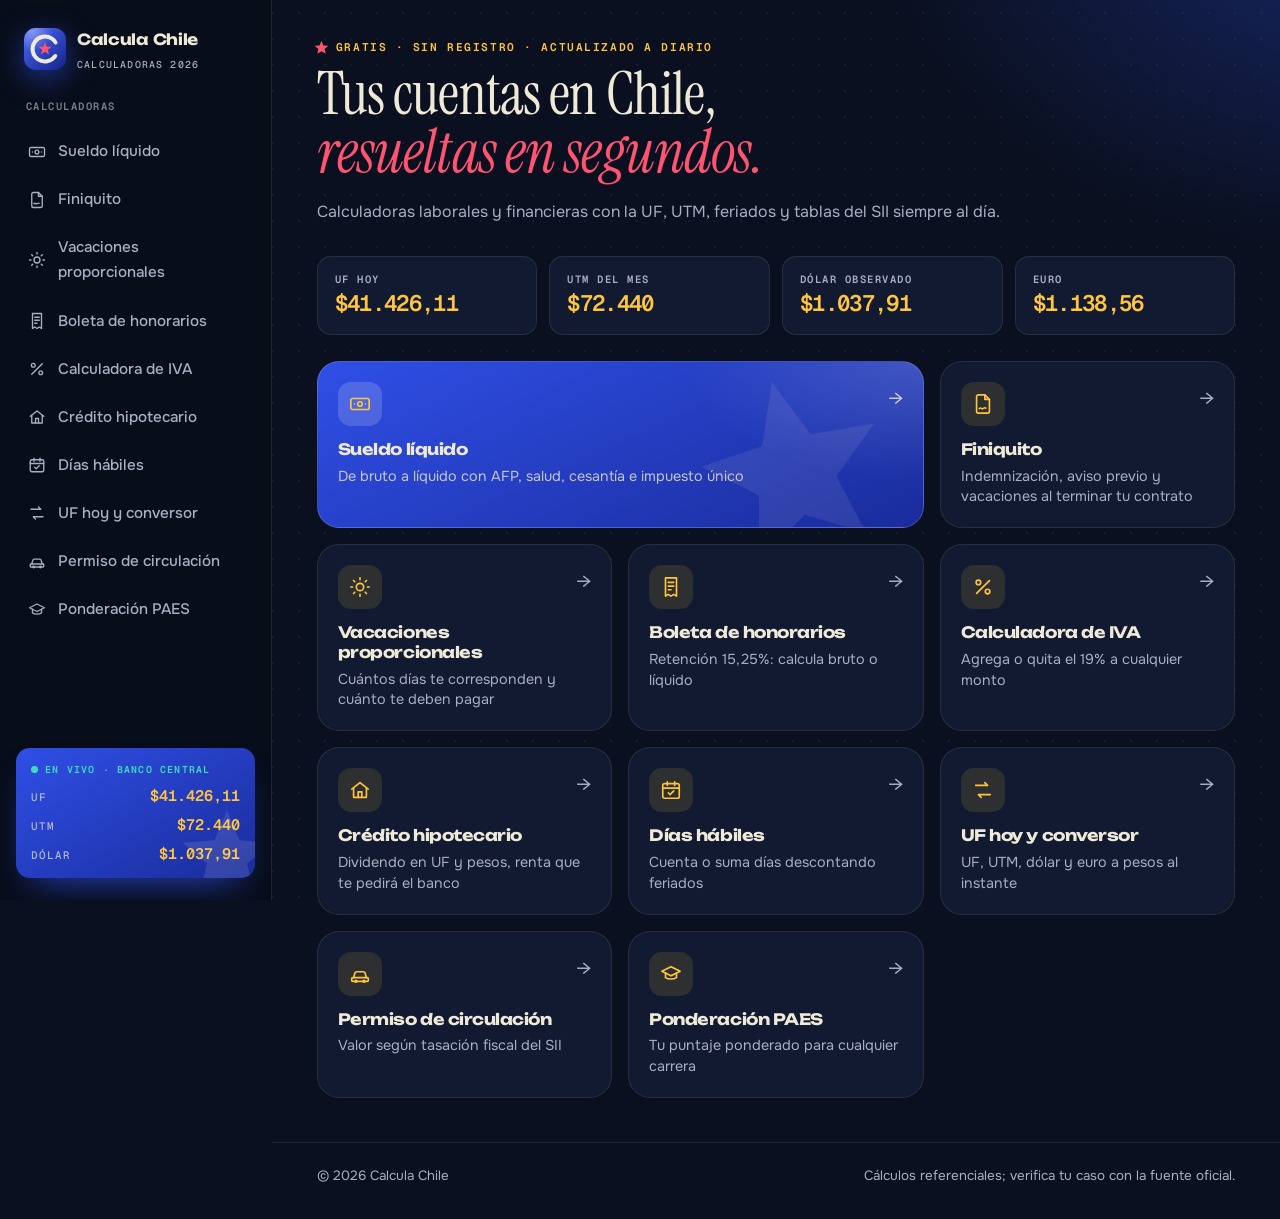
<file: index.html>
<!doctype html>
<html lang="es-CL">
<head>
<meta charset="utf-8">
<meta name="viewport" content="width=device-width,initial-scale=1">
<meta name="color-scheme" content="dark">
<meta name="theme-color" content="#0A1020">
<link rel="icon" href="/assets/logo.svg" type="image/svg+xml">
<title>Calcula Chile: calculadoras laborales y financieras 2026</title>
<meta name="description" content="Calculadoras gratis y actualizadas para Chile: sueldo líquido, boleta de honorarios, crédito hipotecario, días hábiles, permiso de circulación, PAES y valor UF hoy.">
<link rel="canonical" href="https://TUDOMINIO.cl/">
<link rel="preconnect" href="https://fonts.googleapis.com"><link rel="preconnect" href="https://fonts.gstatic.com" crossorigin>
<link href="https://fonts.googleapis.com/css2?family=Instrument+Serif:ital@0;1&family=Onest:wght@400;500;600;700&family=Geist+Mono:wght@400;500;600&family=Unbounded:wght@500;700&display=swap" rel="stylesheet">
<link rel="stylesheet" href="/assets/style.css?v=7056db5f">
<!-- ADSENSE -->
</head>
<body>
<!--side-->
<aside class="side">
  <a class="brand" href="/"><span class="brand-mark"><svg class="logo" viewBox="0 0 64 64" aria-hidden="true"><defs><linearGradient id="lg" x1="8" y1="4" x2="58" y2="62" gradientUnits="userSpaceOnUse"><stop stop-color="#4764F5"/><stop offset="1" stop-color="#17278F"/></linearGradient><radialGradient id="lh" cx="20%" cy="8%" r="80%"><stop stop-color="#fff" stop-opacity=".34"/><stop offset=".6" stop-color="#fff" stop-opacity="0"/></radialGradient></defs><rect width="64" height="64" rx="18" fill="url(#lg)"/><rect width="64" height="64" rx="18" fill="url(#lh)"/><circle cx="32" cy="32" r="19" fill="none" stroke="#EFE9D8" stroke-width="6" stroke-linecap="round" stroke-dasharray="97 22.4" transform="rotate(34 32 32)"/><polygon fill="#FF5470" points="32,21.5 34.6,28.4 42,28.7 36.2,33.3 38.2,40.5 32,36.3 25.8,40.5 27.8,33.3 22,28.7 29.4,28.4"/></svg></span><span><b>Calcula Chile</b><small>CALCULADORAS 2026</small></span></a>
  <div class="side-label">Calculadoras</div>
  <nav><a href="/sueldo-liquido/"><svg viewBox="0 0 24 24" fill="none" stroke-width="1.8" stroke-linecap="round" stroke-linejoin="round"><rect x="2" y="6" width="20" height="12" rx="2"/><circle cx="12" cy="12" r="2.5"/><path d="M6 12h.01M18 12h.01"/></svg>Sueldo líquido</a><a href="/finiquito/"><svg viewBox="0 0 24 24" fill="none" stroke-width="1.8" stroke-linecap="round" stroke-linejoin="round"><path d="M14 2H7a2 2 0 0 0-2 2v16a2 2 0 0 0 2 2h10a2 2 0 0 0 2-2V7z"/><path d="M14 2v5h5"/><path d="M8 17c1.5-2 2.5 1 4 0s2-1.5 3-.5"/></svg>Finiquito</a><a href="/vacaciones-proporcionales/"><svg viewBox="0 0 24 24" fill="none" stroke-width="1.8" stroke-linecap="round" stroke-linejoin="round"><circle cx="12" cy="12" r="4"/><path d="M12 2v2M12 20v2M4.9 4.9l1.4 1.4M17.7 17.7l1.4 1.4M2 12h2M20 12h2M4.9 19.1l1.4-1.4M17.7 6.3l1.4-1.4"/></svg>Vacaciones proporcionales</a><a href="/honorarios/"><svg viewBox="0 0 24 24" fill="none" stroke-width="1.8" stroke-linecap="round" stroke-linejoin="round"><path d="M6 2h12v20l-3-2-3 2-3-2-3 2z"/><path d="M9 7h6M9 11h6M9 15h3"/></svg>Boleta de honorarios</a><a href="/iva/"><svg viewBox="0 0 24 24" fill="none" stroke-width="1.8" stroke-linecap="round" stroke-linejoin="round"><path d="M19 5L5 19"/><circle cx="7" cy="7" r="2.5"/><circle cx="17" cy="17" r="2.5"/></svg>Calculadora de IVA</a><a href="/credito-hipotecario/"><svg viewBox="0 0 24 24" fill="none" stroke-width="1.8" stroke-linecap="round" stroke-linejoin="round"><path d="M3 11l9-7 9 7"/><path d="M5 10v10h14V10"/><path d="M10 20v-6h4v6"/></svg>Crédito hipotecario</a><a href="/dias-habiles/"><svg viewBox="0 0 24 24" fill="none" stroke-width="1.8" stroke-linecap="round" stroke-linejoin="round"><rect x="3" y="5" width="18" height="16" rx="2"/><path d="M3 10h18M8 3v4M16 3v4"/><path d="M9 15l2 2 4-4"/></svg>Días hábiles</a><a href="/uf/"><svg viewBox="0 0 24 24" fill="none" stroke-width="1.8" stroke-linecap="round" stroke-linejoin="round"><path d="M4 7h13l-3-3M20 17H7l3 3"/></svg>UF hoy y conversor</a><a href="/permiso-circulacion/"><svg viewBox="0 0 24 24" fill="none" stroke-width="1.8" stroke-linecap="round" stroke-linejoin="round"><path d="M5 16l1.5-5A2 2 0 0 1 8.4 9.5h7.2a2 2 0 0 1 1.9 1.5L19 16"/><rect x="3" y="16" width="18" height="4" rx="1"/><circle cx="7.5" cy="20" r="1"/><circle cx="16.5" cy="20" r="1"/></svg>Permiso de circulación</a><a href="/ponderacion-paes/"><svg viewBox="0 0 24 24" fill="none" stroke-width="1.8" stroke-linecap="round" stroke-linejoin="round"><path d="M2 9l10-5 10 5-10 5z"/><path d="M6 11v5c3 2 9 2 12 0v-5"/></svg>Ponderación PAES</a></nav>
  <div class="ticker">
    <div class="t-live">EN VIVO · BANCO CENTRAL</div>
    <div class="t-row"><span>UF</span><b data-ind="uf">$41.426,11</b></div>
    <div class="t-row"><span>UTM</span><b data-ind="utm">$72.440</b></div>
    <div class="t-row"><span>DÓLAR</span><b data-ind="dolar">$1.037,91</b></div>
  </div>
</aside>
<!--/side-->
<div class="app">
<main>
<section class="hero">
  <div class="crumb">Gratis · sin registro · actualizado a diario</div>
  <h1>Tus cuentas en Chile, <em>resueltas en segundos.</em></h1>
  <p class="lead">Calculadoras laborales y financieras con la UF, UTM, feriados y tablas del SII siempre al día.</p>
</section>
<section class="stats">
  <div class="stat"><span>UF hoy</span><b data-ind="uf">$41.426,11</b></div>
  <div class="stat"><span>UTM del mes</span><b data-ind="utm">$72.440</b></div>
  <div class="stat"><span>Dólar observado</span><b data-ind="dolar">$1.037,91</b></div>
  <div class="stat"><span>Euro</span><b data-ind="euro">$1.138,56</b></div>
</section>
<div class="tools" id="tools"><a href="/sueldo-liquido/" class="feat"><span class="ic"><svg viewBox="0 0 24 24" fill="none" stroke-width="1.8" stroke-linecap="round" stroke-linejoin="round"><rect x="2" y="6" width="20" height="12" rx="2"/><circle cx="12" cy="12" r="2.5"/><path d="M6 12h.01M18 12h.01"/></svg></span><strong>Sueldo líquido</strong><small>De bruto a líquido con AFP, salud, cesantía e impuesto único</small></a><a href="/finiquito/"><span class="ic"><svg viewBox="0 0 24 24" fill="none" stroke-width="1.8" stroke-linecap="round" stroke-linejoin="round"><path d="M14 2H7a2 2 0 0 0-2 2v16a2 2 0 0 0 2 2h10a2 2 0 0 0 2-2V7z"/><path d="M14 2v5h5"/><path d="M8 17c1.5-2 2.5 1 4 0s2-1.5 3-.5"/></svg></span><strong>Finiquito</strong><small>Indemnización, aviso previo y vacaciones al terminar tu contrato</small></a><a href="/vacaciones-proporcionales/"><span class="ic"><svg viewBox="0 0 24 24" fill="none" stroke-width="1.8" stroke-linecap="round" stroke-linejoin="round"><circle cx="12" cy="12" r="4"/><path d="M12 2v2M12 20v2M4.9 4.9l1.4 1.4M17.7 17.7l1.4 1.4M2 12h2M20 12h2M4.9 19.1l1.4-1.4M17.7 6.3l1.4-1.4"/></svg></span><strong>Vacaciones proporcionales</strong><small>Cuántos días te corresponden y cuánto te deben pagar</small></a><a href="/honorarios/"><span class="ic"><svg viewBox="0 0 24 24" fill="none" stroke-width="1.8" stroke-linecap="round" stroke-linejoin="round"><path d="M6 2h12v20l-3-2-3 2-3-2-3 2z"/><path d="M9 7h6M9 11h6M9 15h3"/></svg></span><strong>Boleta de honorarios</strong><small>Retención 15,25%: calcula bruto o líquido</small></a><a href="/iva/"><span class="ic"><svg viewBox="0 0 24 24" fill="none" stroke-width="1.8" stroke-linecap="round" stroke-linejoin="round"><path d="M19 5L5 19"/><circle cx="7" cy="7" r="2.5"/><circle cx="17" cy="17" r="2.5"/></svg></span><strong>Calculadora de IVA</strong><small>Agrega o quita el 19% a cualquier monto</small></a><a href="/credito-hipotecario/"><span class="ic"><svg viewBox="0 0 24 24" fill="none" stroke-width="1.8" stroke-linecap="round" stroke-linejoin="round"><path d="M3 11l9-7 9 7"/><path d="M5 10v10h14V10"/><path d="M10 20v-6h4v6"/></svg></span><strong>Crédito hipotecario</strong><small>Dividendo en UF y pesos, renta que te pedirá el banco</small></a><a href="/dias-habiles/"><span class="ic"><svg viewBox="0 0 24 24" fill="none" stroke-width="1.8" stroke-linecap="round" stroke-linejoin="round"><rect x="3" y="5" width="18" height="16" rx="2"/><path d="M3 10h18M8 3v4M16 3v4"/><path d="M9 15l2 2 4-4"/></svg></span><strong>Días hábiles</strong><small>Cuenta o suma días descontando feriados</small></a><a href="/uf/"><span class="ic"><svg viewBox="0 0 24 24" fill="none" stroke-width="1.8" stroke-linecap="round" stroke-linejoin="round"><path d="M4 7h13l-3-3M20 17H7l3 3"/></svg></span><strong>UF hoy y conversor</strong><small>UF, UTM, dólar y euro a pesos al instante</small></a><a href="/permiso-circulacion/"><span class="ic"><svg viewBox="0 0 24 24" fill="none" stroke-width="1.8" stroke-linecap="round" stroke-linejoin="round"><path d="M5 16l1.5-5A2 2 0 0 1 8.4 9.5h7.2a2 2 0 0 1 1.9 1.5L19 16"/><rect x="3" y="16" width="18" height="4" rx="1"/><circle cx="7.5" cy="20" r="1"/><circle cx="16.5" cy="20" r="1"/></svg></span><strong>Permiso de circulación</strong><small>Valor según tasación fiscal del SII</small></a><a href="/ponderacion-paes/"><span class="ic"><svg viewBox="0 0 24 24" fill="none" stroke-width="1.8" stroke-linecap="round" stroke-linejoin="round"><path d="M2 9l10-5 10 5-10 5z"/><path d="M6 11v5c3 2 9 2 12 0v-5"/></svg></span><strong>Ponderación PAES</strong><small>Tu puntaje ponderado para cualquier carrera</small></a></div>
<div class="ad"><!-- espacio anuncio --></div>
</main>
<footer><span>© <span data-year></span> Calcula Chile</span><span>Cálculos referenciales; verifica tu caso con la fuente oficial.</span></footer>
</div><!--/app-->
<script src="/assets/common.js?v=ec8a8970"></script>
</body>
</html>
</file>
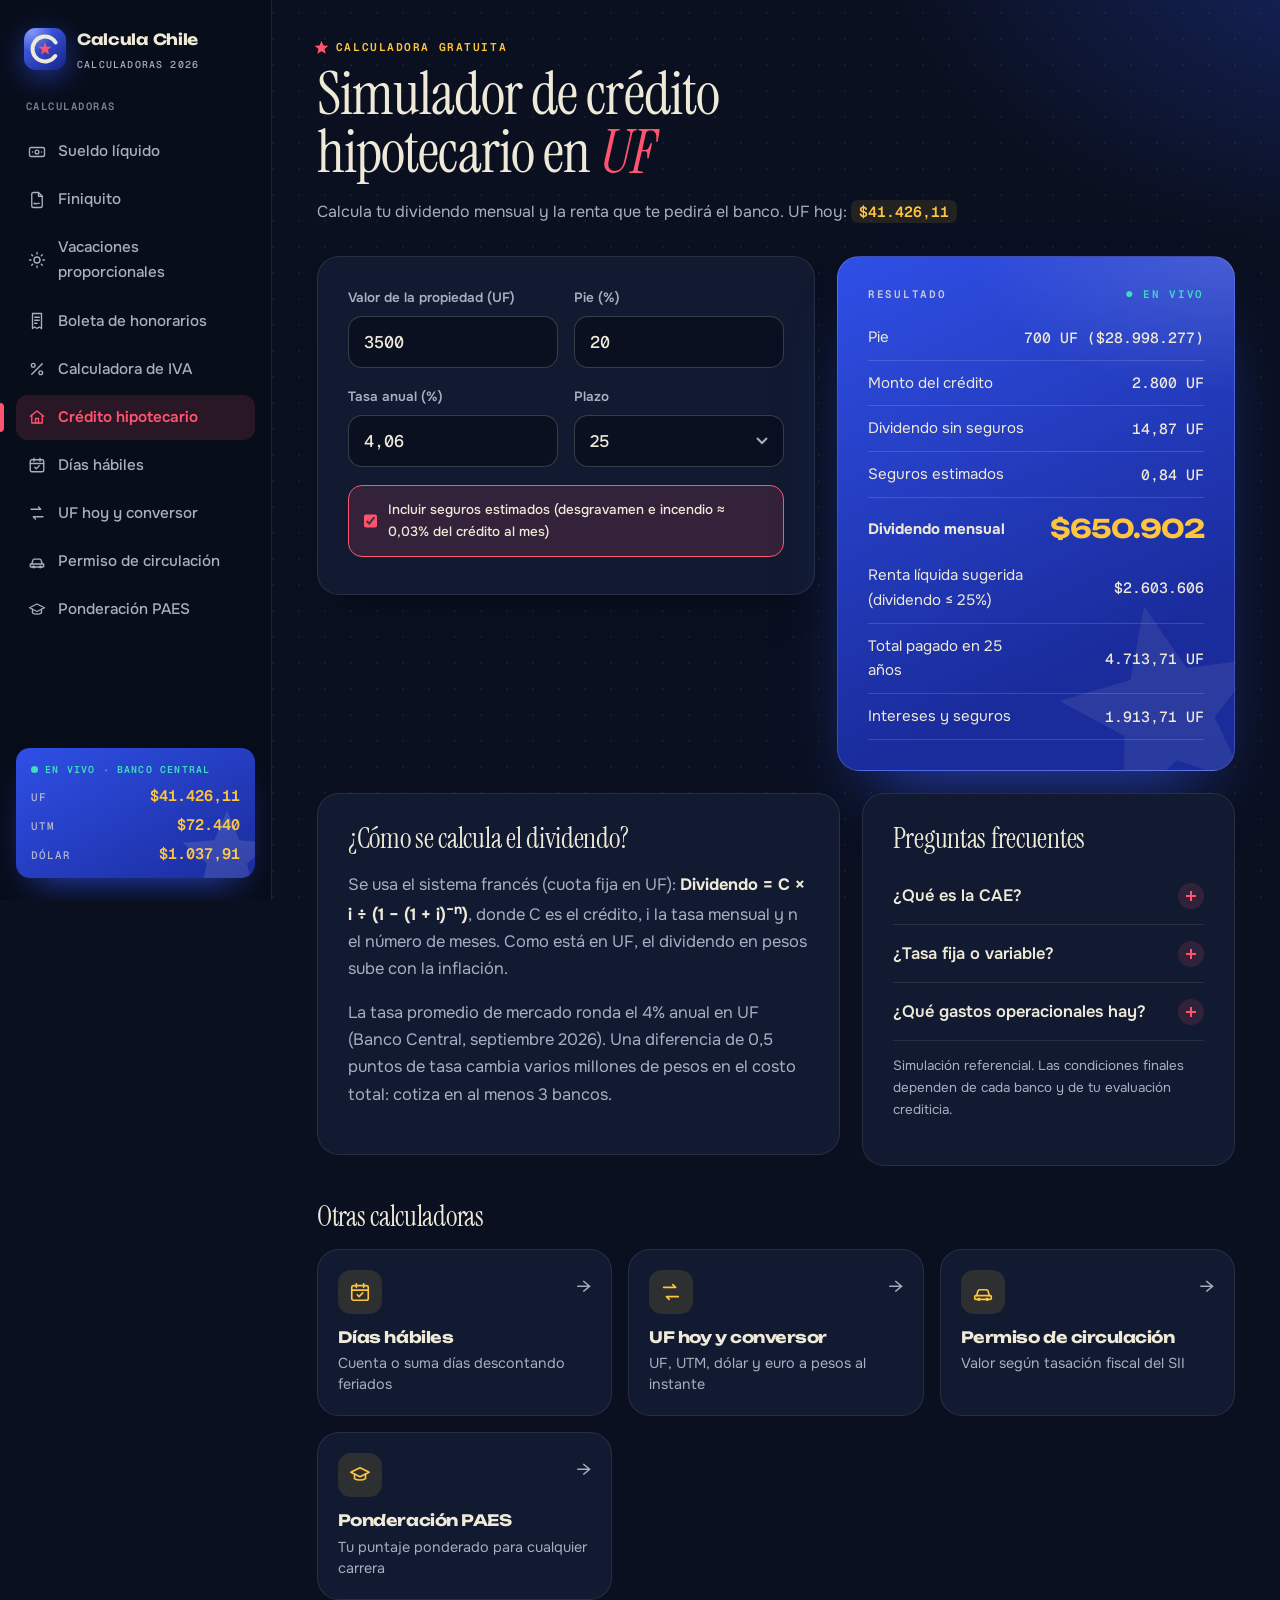
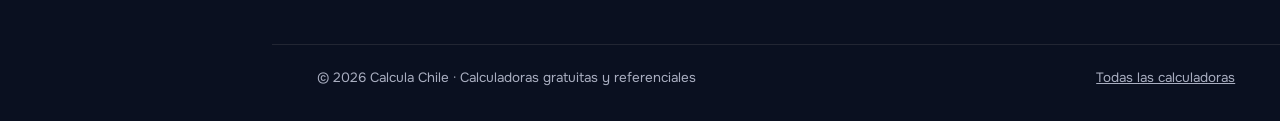
<file: credito-hipotecario/index.html>
<!doctype html>
<html lang="es-CL">
<head>
<meta charset="utf-8">
<meta name="viewport" content="width=device-width,initial-scale=1">
<meta name="color-scheme" content="dark">
<meta name="theme-color" content="#0A1020">
<link rel="icon" href="/assets/logo.svg" type="image/svg+xml">
<title>Simulador Crédito Hipotecario en UF 2026: calcula tu dividendo | Calcula Chile</title>
<meta name="description" content="Simula tu crédito hipotecario en UF: dividendo mensual en UF y pesos, renta mínima requerida, pie y costo total. Con la UF de hoy.">
<link rel="canonical" href="https://TUDOMINIO.cl/credito-hipotecario/">
<link rel="preconnect" href="https://fonts.googleapis.com"><link rel="preconnect" href="https://fonts.gstatic.com" crossorigin>
<link href="https://fonts.googleapis.com/css2?family=Instrument+Serif:ital@0;1&family=Onest:wght@400;500;600;700&family=Geist+Mono:wght@400;500;600&family=Unbounded:wght@500;700&display=swap" rel="stylesheet">
<link rel="stylesheet" href="/assets/style.css?v=7056db5f">
<!-- ADSENSE -->
<script type="application/ld+json">
{"@context":"https://schema.org","@type":"FAQPage","mainEntity":[
{"@type":"Question","name":"¿Qué renta necesito para un crédito hipotecario?","acceptedAnswer":{"@type":"Answer","text":"Los bancos suelen exigir que el dividendo no supere el 25% a 30% de la renta líquida del hogar."}},
{"@type":"Question","name":"¿Cuánto pie necesito?","acceptedAnswer":{"@type":"Answer","text":"Normalmente 10% a 20% del valor de la propiedad. Con garantía estatal FOGAES puede bajar al 10%."}}
]}
</script>
</head>
<body>
<!--side-->
<aside class="side">
  <a class="brand" href="/"><span class="brand-mark"><svg class="logo" viewBox="0 0 64 64" aria-hidden="true"><defs><linearGradient id="lg" x1="8" y1="4" x2="58" y2="62" gradientUnits="userSpaceOnUse"><stop stop-color="#4764F5"/><stop offset="1" stop-color="#17278F"/></linearGradient><radialGradient id="lh" cx="20%" cy="8%" r="80%"><stop stop-color="#fff" stop-opacity=".34"/><stop offset=".6" stop-color="#fff" stop-opacity="0"/></radialGradient></defs><rect width="64" height="64" rx="18" fill="url(#lg)"/><rect width="64" height="64" rx="18" fill="url(#lh)"/><circle cx="32" cy="32" r="19" fill="none" stroke="#EFE9D8" stroke-width="6" stroke-linecap="round" stroke-dasharray="97 22.4" transform="rotate(34 32 32)"/><polygon fill="#FF5470" points="32,21.5 34.6,28.4 42,28.7 36.2,33.3 38.2,40.5 32,36.3 25.8,40.5 27.8,33.3 22,28.7 29.4,28.4"/></svg></span><span><b>Calcula Chile</b><small>CALCULADORAS 2026</small></span></a>
  <div class="side-label">Calculadoras</div>
  <nav><a href="/sueldo-liquido/"><svg viewBox="0 0 24 24" fill="none" stroke-width="1.8" stroke-linecap="round" stroke-linejoin="round"><rect x="2" y="6" width="20" height="12" rx="2"/><circle cx="12" cy="12" r="2.5"/><path d="M6 12h.01M18 12h.01"/></svg>Sueldo líquido</a><a href="/finiquito/"><svg viewBox="0 0 24 24" fill="none" stroke-width="1.8" stroke-linecap="round" stroke-linejoin="round"><path d="M14 2H7a2 2 0 0 0-2 2v16a2 2 0 0 0 2 2h10a2 2 0 0 0 2-2V7z"/><path d="M14 2v5h5"/><path d="M8 17c1.5-2 2.5 1 4 0s2-1.5 3-.5"/></svg>Finiquito</a><a href="/vacaciones-proporcionales/"><svg viewBox="0 0 24 24" fill="none" stroke-width="1.8" stroke-linecap="round" stroke-linejoin="round"><circle cx="12" cy="12" r="4"/><path d="M12 2v2M12 20v2M4.9 4.9l1.4 1.4M17.7 17.7l1.4 1.4M2 12h2M20 12h2M4.9 19.1l1.4-1.4M17.7 6.3l1.4-1.4"/></svg>Vacaciones proporcionales</a><a href="/honorarios/"><svg viewBox="0 0 24 24" fill="none" stroke-width="1.8" stroke-linecap="round" stroke-linejoin="round"><path d="M6 2h12v20l-3-2-3 2-3-2-3 2z"/><path d="M9 7h6M9 11h6M9 15h3"/></svg>Boleta de honorarios</a><a href="/iva/"><svg viewBox="0 0 24 24" fill="none" stroke-width="1.8" stroke-linecap="round" stroke-linejoin="round"><path d="M19 5L5 19"/><circle cx="7" cy="7" r="2.5"/><circle cx="17" cy="17" r="2.5"/></svg>Calculadora de IVA</a><a href="/credito-hipotecario/" aria-current="page"><svg viewBox="0 0 24 24" fill="none" stroke-width="1.8" stroke-linecap="round" stroke-linejoin="round"><path d="M3 11l9-7 9 7"/><path d="M5 10v10h14V10"/><path d="M10 20v-6h4v6"/></svg>Crédito hipotecario</a><a href="/dias-habiles/"><svg viewBox="0 0 24 24" fill="none" stroke-width="1.8" stroke-linecap="round" stroke-linejoin="round"><rect x="3" y="5" width="18" height="16" rx="2"/><path d="M3 10h18M8 3v4M16 3v4"/><path d="M9 15l2 2 4-4"/></svg>Días hábiles</a><a href="/uf/"><svg viewBox="0 0 24 24" fill="none" stroke-width="1.8" stroke-linecap="round" stroke-linejoin="round"><path d="M4 7h13l-3-3M20 17H7l3 3"/></svg>UF hoy y conversor</a><a href="/permiso-circulacion/"><svg viewBox="0 0 24 24" fill="none" stroke-width="1.8" stroke-linecap="round" stroke-linejoin="round"><path d="M5 16l1.5-5A2 2 0 0 1 8.4 9.5h7.2a2 2 0 0 1 1.9 1.5L19 16"/><rect x="3" y="16" width="18" height="4" rx="1"/><circle cx="7.5" cy="20" r="1"/><circle cx="16.5" cy="20" r="1"/></svg>Permiso de circulación</a><a href="/ponderacion-paes/"><svg viewBox="0 0 24 24" fill="none" stroke-width="1.8" stroke-linecap="round" stroke-linejoin="round"><path d="M2 9l10-5 10 5-10 5z"/><path d="M6 11v5c3 2 9 2 12 0v-5"/></svg>Ponderación PAES</a></nav>
  <div class="ticker">
    <div class="t-live">EN VIVO · BANCO CENTRAL</div>
    <div class="t-row"><span>UF</span><b data-ind="uf">$41.426,11</b></div>
    <div class="t-row"><span>UTM</span><b data-ind="utm">$72.440</b></div>
    <div class="t-row"><span>DÓLAR</span><b data-ind="dolar">$1.037,91</b></div>
  </div>
</aside>
<!--/side-->
<div class="app">
<main>
<section class="hero"><div class="crumb">Calculadora gratuita</div><h1>Simulador de crédito hipotecario en <em>UF</em></h1>
<p class="lead">Calcula tu dividendo mensual y la renta que te pedirá el banco. UF hoy: <strong id="ufTxt">…</strong></p></section>
<section class="work">
<div class="card">
  <div class="row">
    <div><label for="valor">Valor de la propiedad (UF)</label><input id="valor" inputmode="decimal" value="3500"></div>
    <div><label for="pie">Pie (%)</label><input id="pie" type="number" min="0" max="90" value="20"></div>
  </div>
  <div class="row">
    <div><label for="tasa">Tasa anual (%)</label><input id="tasa" inputmode="decimal" value="4,06"></div>
    <div>
      <label for="plazo">Plazo</label>
      <select id="plazo"><option>15</option><option>20</option><option selected>25</option><option>30</option></select>
    </div>
  </div>
  <label><input type="checkbox" id="seg" checked style="width:auto"> Incluir seguros estimados (desgravamen e incendio ≈ 0,03% del crédito al mes)</label>

</div>
<aside class="panel"><div class="panel-head"><span>Resultado</span><i>● EN VIVO</i></div>
<div class="result" id="res"></div>
<div class="ph"><svg viewBox="0 0 24 24" fill="none" stroke-width="1.6" stroke-linecap="round"><rect x="4" y="2" width="16" height="20" rx="2"/><path d="M8 6h8M8 10h2M12 10h2M16 10h0M8 14h2M12 14h2M8 18h2M12 18h4"/></svg><p>Completa los datos y el resultado aparece aquí al instante.</p></div></aside>
</section>
<div class="ad"><!-- espacio anuncio --></div>
<section class="info">
<div><!-- AFILIADO: enlace a comparador hipotecario / banco aquí -->

<h2>¿Cómo se calcula el dividendo?</h2>
<p>Se usa el sistema francés (cuota fija en UF): <strong>Dividendo = C × i ÷ (1 − (1 + i)<sup>−n</sup>)</strong>, donde C es el crédito, i la tasa mensual y n el número de meses. Como está en UF, el dividendo en pesos sube con la inflación.</p>
<p>La tasa promedio de mercado ronda el 4% anual en UF (Banco Central, septiembre 2026). Una diferencia de 0,5 puntos de tasa cambia varios millones de pesos en el costo total: cotiza en al menos 3 bancos.</p></div>
<div><h2>Preguntas frecuentes</h2>
<details><summary>¿Qué es la CAE?</summary><p>La Carga Anual Equivalente incluye tasa, seguros y gastos. Es el número que debes comparar entre bancos, no solo la tasa.</p></details>
<details><summary>¿Tasa fija o variable?</summary><p>La fija te da un dividendo en UF constante por todo el plazo. La mixta parte más baja pero puede subir después del período fijo.</p></details>
<details><summary>¿Qué gastos operacionales hay?</summary><p>Tasación, estudio de títulos, notaría, Conservador de Bienes Raíces e impuesto de timbres. Suelen sumar entre 1% y 2% del crédito.</p></details>
<p class="note">Simulación referencial. Las condiciones finales dependen de cada banco y de tu evaluación crediticia.</p></div>
</section>
<section class="related"><h2>Otras calculadoras</h2><div class="tools"><a href="/dias-habiles/"><span class="ic"><svg viewBox="0 0 24 24" fill="none" stroke-width="1.8" stroke-linecap="round" stroke-linejoin="round"><rect x="3" y="5" width="18" height="16" rx="2"/><path d="M3 10h18M8 3v4M16 3v4"/><path d="M9 15l2 2 4-4"/></svg></span><strong>Días hábiles</strong><small>Cuenta o suma días descontando feriados</small></a><a href="/uf/"><span class="ic"><svg viewBox="0 0 24 24" fill="none" stroke-width="1.8" stroke-linecap="round" stroke-linejoin="round"><path d="M4 7h13l-3-3M20 17H7l3 3"/></svg></span><strong>UF hoy y conversor</strong><small>UF, UTM, dólar y euro a pesos al instante</small></a><a href="/permiso-circulacion/"><span class="ic"><svg viewBox="0 0 24 24" fill="none" stroke-width="1.8" stroke-linecap="round" stroke-linejoin="round"><path d="M5 16l1.5-5A2 2 0 0 1 8.4 9.5h7.2a2 2 0 0 1 1.9 1.5L19 16"/><rect x="3" y="16" width="18" height="4" rx="1"/><circle cx="7.5" cy="20" r="1"/><circle cx="16.5" cy="20" r="1"/></svg></span><strong>Permiso de circulación</strong><small>Valor según tasación fiscal del SII</small></a><a href="/ponderacion-paes/"><span class="ic"><svg viewBox="0 0 24 24" fill="none" stroke-width="1.8" stroke-linecap="round" stroke-linejoin="round"><path d="M2 9l10-5 10 5-10 5z"/><path d="M6 11v5c3 2 9 2 12 0v-5"/></svg></span><strong>Ponderación PAES</strong><small>Tu puntaje ponderado para cualquier carrera</small></a></div></section>
</main>
<footer><span>© <span data-year></span> Calcula Chile · Calculadoras gratuitas y referenciales</span><a href="/">Todas las calculadoras</a></footer>
</div><!--/app-->
<script src="/assets/common.js?v=ec8a8970"></script>
<script>
const $ = (id) => document.getElementById(id);
const dnum = (el) => Number(String(el.value).replace(/\./g, "").replace(",", ".")) || 0;
const uf = (n) => n.toLocaleString("es-CL", { maximumFractionDigits: 2 }) + " UF";
let UF = 41000;
function calc() {
  const valor = dnum($("valor")), pie = valor * dnum($("pie")) / 100, C = valor - pie;
  const i = dnum($("tasa")) / 100 / 12, n = Number($("plazo").value) * 12;
  if (!C || !n) return ($("res").innerHTML = "");
  const div = i ? C * i / (1 - Math.pow(1 + i, -n)) : C / n;
  const seg = $("seg").checked ? C * 0.0003 : 0, tot = div + seg;
  $("res").innerHTML = `<table>
    <tr><td>Pie</td><td>${uf(pie)} (${clp(pie * UF)})</td></tr>
    <tr><td>Monto del crédito</td><td>${uf(C)}</td></tr>
    <tr><td>Dividendo sin seguros</td><td>${uf(div)}</td></tr>
    ${seg ? `<tr><td>Seguros estimados</td><td>${uf(seg)}</td></tr>` : ""}
    <tr><td><strong>Dividendo mensual</strong></td><td class="big">${clp(tot * UF)}</td></tr>
    <tr><td>Renta líquida sugerida (dividendo ≤ 25%)</td><td>${clp(tot * UF * 4)}</td></tr>
    <tr><td>Total pagado en ${n / 12} años</td><td>${uf(tot * n)}</td></tr>
    <tr><td>Intereses y seguros</td><td>${uf(tot * n - C)}</td></tr></table>`;
}
loadJSON("/data/indicadores.json").then((d) => (UF = d.uf)).catch(() => {}).finally(() => {
  $("ufTxt").textContent = "$" + UF.toLocaleString("es-CL"); calc();
});
["valor", "pie", "tasa", "plazo", "seg"].forEach((id) => $(id).addEventListener("input", calc));
</script>
</body>
</html>
</file>
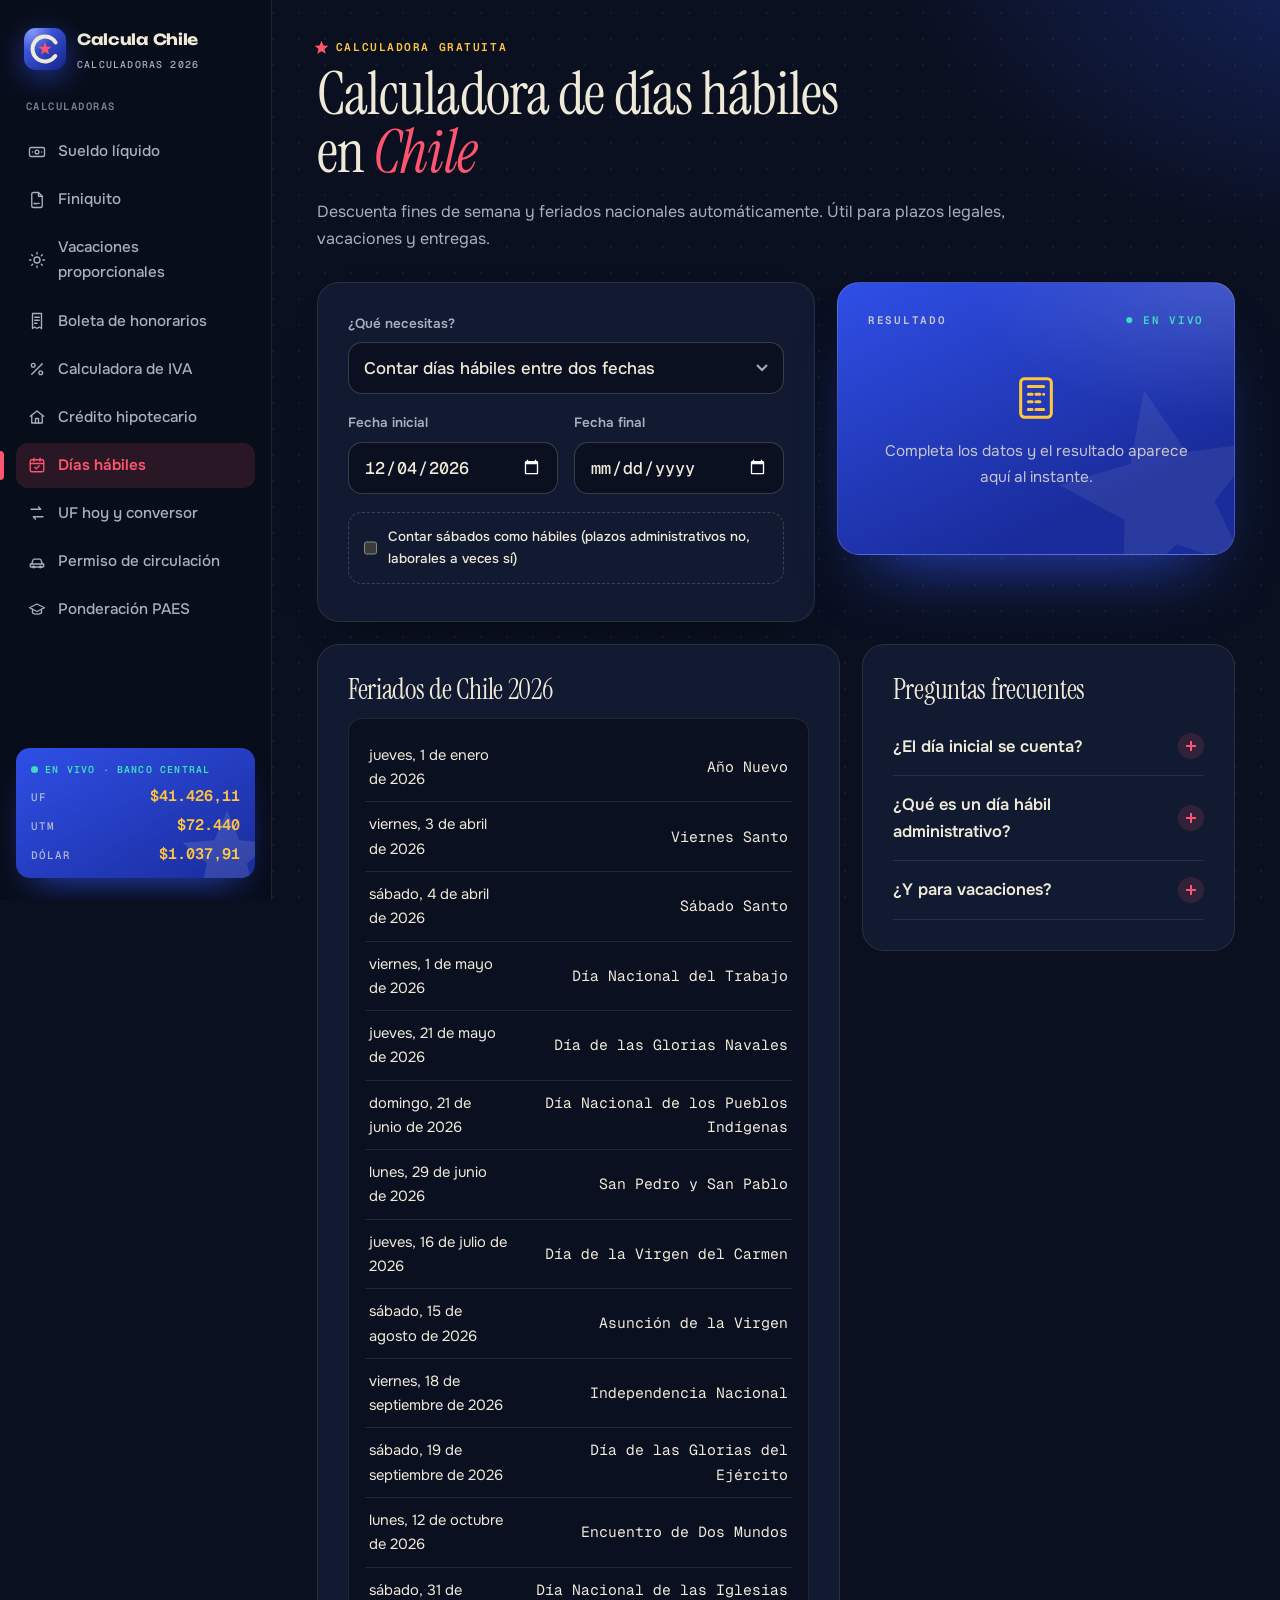
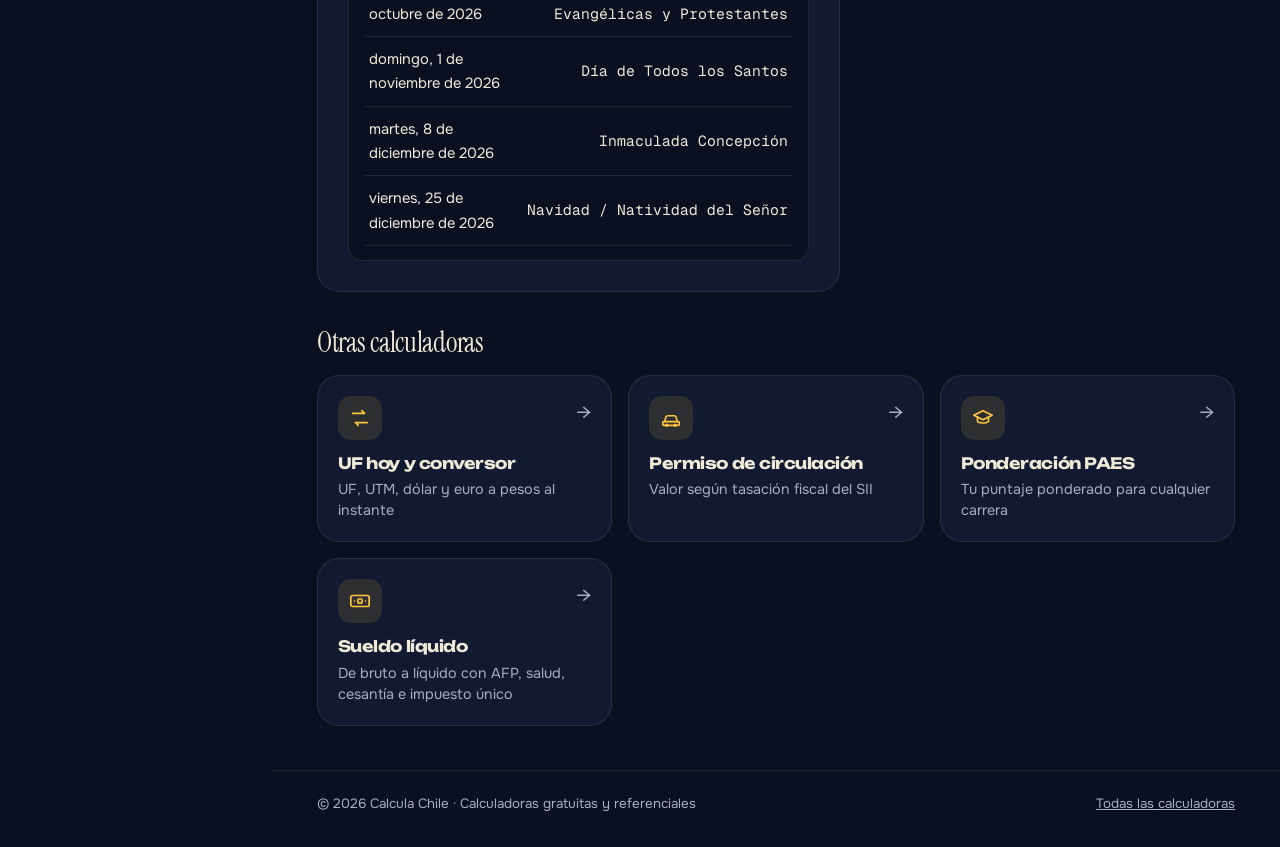
<file: dias-habiles/index.html>
<!doctype html>
<html lang="es-CL">
<head>
<meta charset="utf-8">
<meta name="viewport" content="width=device-width,initial-scale=1">
<meta name="color-scheme" content="dark">
<meta name="theme-color" content="#0A1020">
<link rel="icon" href="/assets/logo.svg" type="image/svg+xml">
<title>Calculadora de Días Hábiles Chile 2026 (con feriados) | Calcula Chile</title>
<meta name="description" content="Cuenta los días hábiles entre dos fechas o suma días hábiles a una fecha, descontando fines de semana y feriados de Chile 2026. Gratis.">
<link rel="canonical" href="https://TUDOMINIO.cl/dias-habiles/">
<link rel="preconnect" href="https://fonts.googleapis.com"><link rel="preconnect" href="https://fonts.gstatic.com" crossorigin>
<link href="https://fonts.googleapis.com/css2?family=Instrument+Serif:ital@0;1&family=Onest:wght@400;500;600;700&family=Geist+Mono:wght@400;500;600&family=Unbounded:wght@500;700&display=swap" rel="stylesheet">
<link rel="stylesheet" href="/assets/style.css?v=7056db5f">
<!-- ADSENSE -->
</head>
<body>
<!--side-->
<aside class="side">
  <a class="brand" href="/"><span class="brand-mark"><svg class="logo" viewBox="0 0 64 64" aria-hidden="true"><defs><linearGradient id="lg" x1="8" y1="4" x2="58" y2="62" gradientUnits="userSpaceOnUse"><stop stop-color="#4764F5"/><stop offset="1" stop-color="#17278F"/></linearGradient><radialGradient id="lh" cx="20%" cy="8%" r="80%"><stop stop-color="#fff" stop-opacity=".34"/><stop offset=".6" stop-color="#fff" stop-opacity="0"/></radialGradient></defs><rect width="64" height="64" rx="18" fill="url(#lg)"/><rect width="64" height="64" rx="18" fill="url(#lh)"/><circle cx="32" cy="32" r="19" fill="none" stroke="#EFE9D8" stroke-width="6" stroke-linecap="round" stroke-dasharray="97 22.4" transform="rotate(34 32 32)"/><polygon fill="#FF5470" points="32,21.5 34.6,28.4 42,28.7 36.2,33.3 38.2,40.5 32,36.3 25.8,40.5 27.8,33.3 22,28.7 29.4,28.4"/></svg></span><span><b>Calcula Chile</b><small>CALCULADORAS 2026</small></span></a>
  <div class="side-label">Calculadoras</div>
  <nav><a href="/sueldo-liquido/"><svg viewBox="0 0 24 24" fill="none" stroke-width="1.8" stroke-linecap="round" stroke-linejoin="round"><rect x="2" y="6" width="20" height="12" rx="2"/><circle cx="12" cy="12" r="2.5"/><path d="M6 12h.01M18 12h.01"/></svg>Sueldo líquido</a><a href="/finiquito/"><svg viewBox="0 0 24 24" fill="none" stroke-width="1.8" stroke-linecap="round" stroke-linejoin="round"><path d="M14 2H7a2 2 0 0 0-2 2v16a2 2 0 0 0 2 2h10a2 2 0 0 0 2-2V7z"/><path d="M14 2v5h5"/><path d="M8 17c1.5-2 2.5 1 4 0s2-1.5 3-.5"/></svg>Finiquito</a><a href="/vacaciones-proporcionales/"><svg viewBox="0 0 24 24" fill="none" stroke-width="1.8" stroke-linecap="round" stroke-linejoin="round"><circle cx="12" cy="12" r="4"/><path d="M12 2v2M12 20v2M4.9 4.9l1.4 1.4M17.7 17.7l1.4 1.4M2 12h2M20 12h2M4.9 19.1l1.4-1.4M17.7 6.3l1.4-1.4"/></svg>Vacaciones proporcionales</a><a href="/honorarios/"><svg viewBox="0 0 24 24" fill="none" stroke-width="1.8" stroke-linecap="round" stroke-linejoin="round"><path d="M6 2h12v20l-3-2-3 2-3-2-3 2z"/><path d="M9 7h6M9 11h6M9 15h3"/></svg>Boleta de honorarios</a><a href="/iva/"><svg viewBox="0 0 24 24" fill="none" stroke-width="1.8" stroke-linecap="round" stroke-linejoin="round"><path d="M19 5L5 19"/><circle cx="7" cy="7" r="2.5"/><circle cx="17" cy="17" r="2.5"/></svg>Calculadora de IVA</a><a href="/credito-hipotecario/"><svg viewBox="0 0 24 24" fill="none" stroke-width="1.8" stroke-linecap="round" stroke-linejoin="round"><path d="M3 11l9-7 9 7"/><path d="M5 10v10h14V10"/><path d="M10 20v-6h4v6"/></svg>Crédito hipotecario</a><a href="/dias-habiles/" aria-current="page"><svg viewBox="0 0 24 24" fill="none" stroke-width="1.8" stroke-linecap="round" stroke-linejoin="round"><rect x="3" y="5" width="18" height="16" rx="2"/><path d="M3 10h18M8 3v4M16 3v4"/><path d="M9 15l2 2 4-4"/></svg>Días hábiles</a><a href="/uf/"><svg viewBox="0 0 24 24" fill="none" stroke-width="1.8" stroke-linecap="round" stroke-linejoin="round"><path d="M4 7h13l-3-3M20 17H7l3 3"/></svg>UF hoy y conversor</a><a href="/permiso-circulacion/"><svg viewBox="0 0 24 24" fill="none" stroke-width="1.8" stroke-linecap="round" stroke-linejoin="round"><path d="M5 16l1.5-5A2 2 0 0 1 8.4 9.5h7.2a2 2 0 0 1 1.9 1.5L19 16"/><rect x="3" y="16" width="18" height="4" rx="1"/><circle cx="7.5" cy="20" r="1"/><circle cx="16.5" cy="20" r="1"/></svg>Permiso de circulación</a><a href="/ponderacion-paes/"><svg viewBox="0 0 24 24" fill="none" stroke-width="1.8" stroke-linecap="round" stroke-linejoin="round"><path d="M2 9l10-5 10 5-10 5z"/><path d="M6 11v5c3 2 9 2 12 0v-5"/></svg>Ponderación PAES</a></nav>
  <div class="ticker">
    <div class="t-live">EN VIVO · BANCO CENTRAL</div>
    <div class="t-row"><span>UF</span><b data-ind="uf">$41.426,11</b></div>
    <div class="t-row"><span>UTM</span><b data-ind="utm">$72.440</b></div>
    <div class="t-row"><span>DÓLAR</span><b data-ind="dolar">$1.037,91</b></div>
  </div>
</aside>
<!--/side-->
<div class="app">
<main>
<section class="hero"><div class="crumb">Calculadora gratuita</div><h1>Calculadora de días hábiles en <em>Chile</em></h1>
<p class="lead">Descuenta fines de semana y feriados nacionales automáticamente. Útil para plazos legales, vacaciones y entregas.</p></section>
<section class="work">
<div class="card">
  <label for="modo">¿Qué necesitas?</label>
  <select id="modo">
    <option value="contar">Contar días hábiles entre dos fechas</option>
    <option value="sumar">Sumar días hábiles a una fecha</option>
  </select>
  <div class="row">
    <div><label for="d1">Fecha inicial</label><input type="date" id="d1"></div>
    <div id="boxD2"><label for="d2">Fecha final</label><input type="date" id="d2"></div>
    <div id="boxN" hidden><label for="n">Días hábiles a sumar</label><input type="number" id="n" min="1" value="10"></div>
  </div>
  <label><input type="checkbox" id="sab" style="width:auto"> Contar sábados como hábiles (plazos administrativos no, laborales a veces sí)</label>

</div>
<aside class="panel"><div class="panel-head"><span>Resultado</span><i>● EN VIVO</i></div>
<div class="result" id="res"></div>
<div class="ph"><svg viewBox="0 0 24 24" fill="none" stroke-width="1.6" stroke-linecap="round"><rect x="4" y="2" width="16" height="20" rx="2"/><path d="M8 6h8M8 10h2M12 10h2M16 10h0M8 14h2M12 14h2M8 18h2M12 18h4"/></svg><p>Completa los datos y el resultado aparece aquí al instante.</p></div></aside>
</section>
<div class="ad"><!-- espacio anuncio --></div>
<section class="info">
<div><h2>Feriados de Chile <span id="anioTxt"></span></h2>
<div class="card"><table style="width:100%" id="fer"></table></div></div>
<div><h2>Preguntas frecuentes</h2>
<details><summary>¿El día inicial se cuenta?</summary><p>No. Los plazos se cuentan desde el día siguiente a la fecha inicial; esta calculadora sigue esa regla e incluye la fecha final si es hábil.</p></details>
<details><summary>¿Qué es un día hábil administrativo?</summary><p>Según la Ley 19.880, son hábiles de lunes a viernes, excluyendo feriados. Los sábados son inhábiles.</p></details>
<details><summary>¿Y para vacaciones?</summary><p>El feriado legal (15 días hábiles) no cuenta sábados, domingos ni feriados. Usa "Sumar días hábiles" para saber cuándo vuelves.</p></details></div>
</section>
<section class="related"><h2>Otras calculadoras</h2><div class="tools"><a href="/uf/"><span class="ic"><svg viewBox="0 0 24 24" fill="none" stroke-width="1.8" stroke-linecap="round" stroke-linejoin="round"><path d="M4 7h13l-3-3M20 17H7l3 3"/></svg></span><strong>UF hoy y conversor</strong><small>UF, UTM, dólar y euro a pesos al instante</small></a><a href="/permiso-circulacion/"><span class="ic"><svg viewBox="0 0 24 24" fill="none" stroke-width="1.8" stroke-linecap="round" stroke-linejoin="round"><path d="M5 16l1.5-5A2 2 0 0 1 8.4 9.5h7.2a2 2 0 0 1 1.9 1.5L19 16"/><rect x="3" y="16" width="18" height="4" rx="1"/><circle cx="7.5" cy="20" r="1"/><circle cx="16.5" cy="20" r="1"/></svg></span><strong>Permiso de circulación</strong><small>Valor según tasación fiscal del SII</small></a><a href="/ponderacion-paes/"><span class="ic"><svg viewBox="0 0 24 24" fill="none" stroke-width="1.8" stroke-linecap="round" stroke-linejoin="round"><path d="M2 9l10-5 10 5-10 5z"/><path d="M6 11v5c3 2 9 2 12 0v-5"/></svg></span><strong>Ponderación PAES</strong><small>Tu puntaje ponderado para cualquier carrera</small></a><a href="/sueldo-liquido/"><span class="ic"><svg viewBox="0 0 24 24" fill="none" stroke-width="1.8" stroke-linecap="round" stroke-linejoin="round"><rect x="2" y="6" width="20" height="12" rx="2"/><circle cx="12" cy="12" r="2.5"/><path d="M6 12h.01M18 12h.01"/></svg></span><strong>Sueldo líquido</strong><small>De bruto a líquido con AFP, salud, cesantía e impuesto único</small></a></div></section>
</main>
<footer><span>© <span data-year></span> Calcula Chile · Calculadoras gratuitas y referenciales</span><a href="/">Todas las calculadoras</a></footer>
</div><!--/app-->
<script src="/assets/common.js?v=ec8a8970"></script>
<script>
const $ = (id) => document.getElementById(id);
let FER = new Map();
const iso = (d) => d.toISOString().slice(0, 10);
const parse = (s) => new Date(s + "T00:00:00Z");
const fmt = (d) => d.toLocaleDateString("es-CL", { weekday: "long", day: "numeric", month: "long", year: "numeric", timeZone: "UTC" });
function habil(d) {
  const w = d.getUTCDay();
  if (w === 0 || (w === 6 && !$("sab").checked)) return false;
  return !FER.has(iso(d));
}
function calc() {
  const sumar = $("modo").value === "sumar";
  $("boxD2").hidden = sumar; $("boxN").hidden = !sumar;
  if (!$("d1").value) return;
  let d = parse($("d1").value), cnt = 0, fer = [];
  const step = () => { d = new Date(d.getTime() + 864e5); if (FER.has(iso(d)) && d.getUTCDay() % 6) fer.push(FER.get(iso(d))); };
  if (sumar) {
    const n = Math.max(1, Number($("n").value) || 0);
    while (cnt < n) { step(); if (habil(d)) cnt++; }
    $("res").innerHTML = `<p>Fecha resultante:</p><p class="big">${fmt(d)}</p><p class="note">${fer.length ? "Feriados descontados: " + fer.join(", ") : "Sin feriados en el período."}</p>`;
  } else {
    if (!$("d2").value) return;
    const end = parse($("d2").value), tot = Math.round((end - d) / 864e5);
    if (tot < 0) return ($("res").innerHTML = "<p>La fecha final debe ser posterior.</p>");
    while (d < end) { step(); if (habil(d)) cnt++; }
    $("res").innerHTML = `<p class="big">${cnt} días hábiles</p><p>${tot} días corridos.</p><p class="note">${fer.length ? "Feriados descontados: " + fer.join(", ") : "Sin feriados en el período."}</p>`;
  }
}
loadJSON("/data/feriados.json").then((data) => {
  Object.values(data).flat().forEach((f) => FER.set(f.fecha, f.nombre));
  const y = new Date().getFullYear();
  $("anioTxt").textContent = y;
  $("fer").innerHTML = (data[y] || []).map((f) => `<tr><td>${fmt(parse(f.fecha))}</td><td>${f.nombre}</td></tr>`).join("");
  calc();
});
const hoy = new Date(); $("d1").value = iso(new Date(Date.UTC(hoy.getFullYear(), hoy.getMonth(), hoy.getDate())));
["modo", "d1", "d2", "n", "sab"].forEach((id) => $(id).addEventListener("input", calc));
</script>
</body>
</html>
</file>
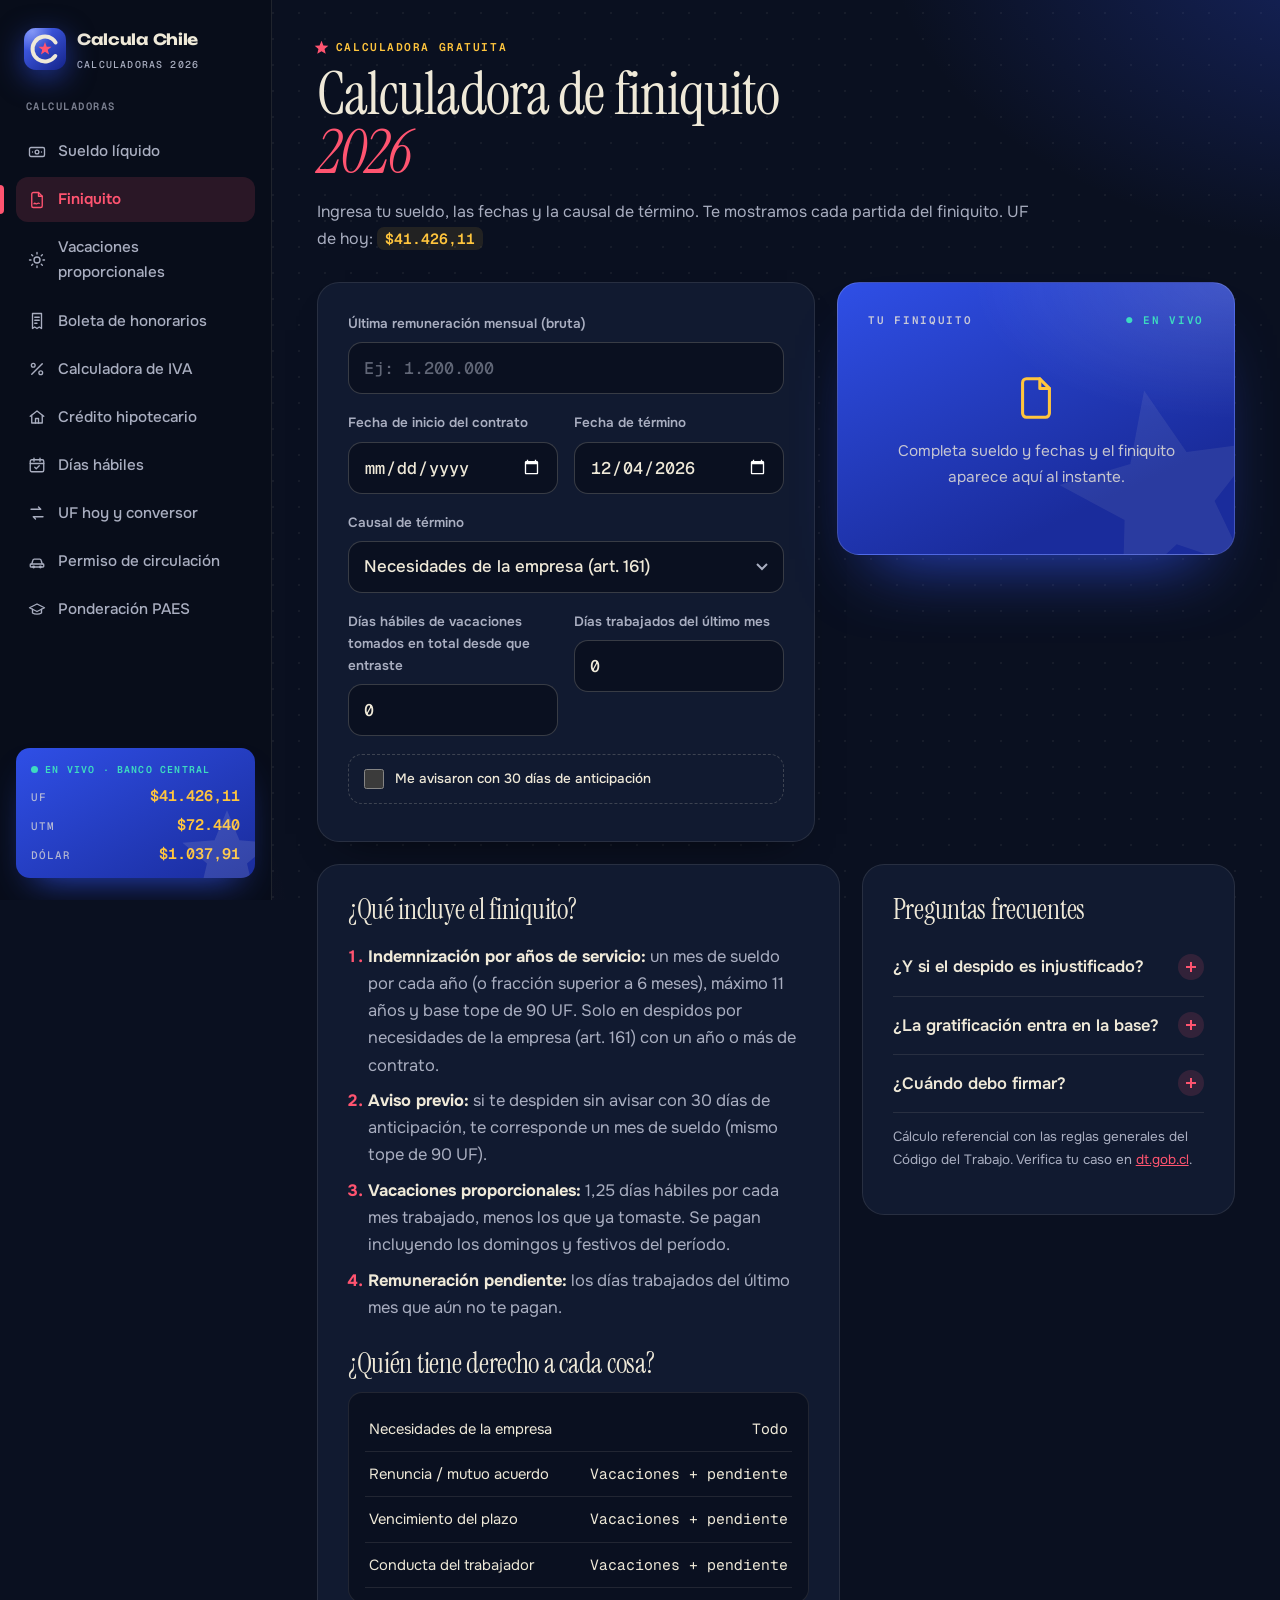
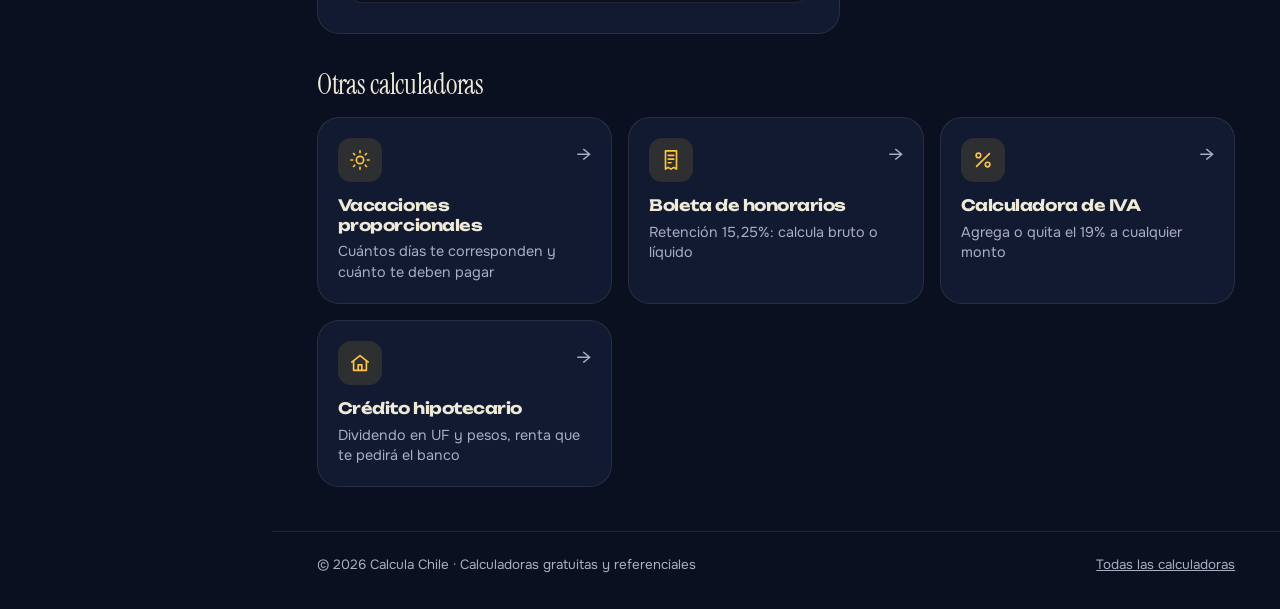
<file: finiquito/index.html>
<!doctype html>
<html lang="es-CL">
<head>
<meta charset="utf-8">
<meta name="viewport" content="width=device-width,initial-scale=1">
<meta name="color-scheme" content="dark">
<meta name="theme-color" content="#0A1020">
<link rel="icon" href="/assets/logo.svg" type="image/svg+xml">
<title>Calculadora de Finiquito Chile 2026: indemnización y vacaciones | Calcula Chile</title>
<meta name="description" content="Calcula tu finiquito 2026: indemnización por años de servicio, aviso previo, vacaciones proporcionales y remuneración pendiente según la causal de término.">
<link rel="canonical" href="https://TUDOMINIO.cl/finiquito/">
<link href="https://fonts.googleapis.com/css2?family=Instrument+Serif:ital@0;1&family=Onest:wght@400;500;600;700&family=Geist+Mono:wght@400;500;600&family=Unbounded:wght@500;700&display=swap" rel="stylesheet">
<link rel="stylesheet" href="/assets/style.css?v=7056db5f">
<!-- ADSENSE -->
<script type="application/ld+json">
{"@context":"https://schema.org","@type":"FAQPage","mainEntity":[
{"@type":"Question","name":"¿Cuánto es la indemnización por años de servicio?","acceptedAnswer":{"@type":"Answer","text":"Un mes de la última remuneración por cada año de servicio o fracción superior a seis meses, con tope de 11 años y una base máxima de 90 UF. Solo corresponde en despidos por necesidades de la empresa con un año o más de antigüedad."}},
{"@type":"Question","name":"¿Qué pasa si renuncio?","acceptedAnswer":{"@type":"Answer","text":"No hay indemnización por años de servicio ni aviso previo, pero sí te pagan las vacaciones proporcionales y las remuneraciones pendientes."}}
]}
</script>
</head>
<body>
<!--side-->
<aside class="side">
  <a class="brand" href="/"><span class="brand-mark"><svg class="logo" viewBox="0 0 64 64" aria-hidden="true"><defs><linearGradient id="lg" x1="8" y1="4" x2="58" y2="62" gradientUnits="userSpaceOnUse"><stop stop-color="#4764F5"/><stop offset="1" stop-color="#17278F"/></linearGradient><radialGradient id="lh" cx="20%" cy="8%" r="80%"><stop stop-color="#fff" stop-opacity=".34"/><stop offset=".6" stop-color="#fff" stop-opacity="0"/></radialGradient></defs><rect width="64" height="64" rx="18" fill="url(#lg)"/><rect width="64" height="64" rx="18" fill="url(#lh)"/><circle cx="32" cy="32" r="19" fill="none" stroke="#EFE9D8" stroke-width="6" stroke-linecap="round" stroke-dasharray="97 22.4" transform="rotate(34 32 32)"/><polygon fill="#FF5470" points="32,21.5 34.6,28.4 42,28.7 36.2,33.3 38.2,40.5 32,36.3 25.8,40.5 27.8,33.3 22,28.7 29.4,28.4"/></svg></span><span><b>Calcula Chile</b><small>CALCULADORAS 2026</small></span></a>
  <div class="side-label">Calculadoras</div>
  <nav><a href="/sueldo-liquido/"><svg viewBox="0 0 24 24" fill="none" stroke-width="1.8" stroke-linecap="round" stroke-linejoin="round"><rect x="2" y="6" width="20" height="12" rx="2"/><circle cx="12" cy="12" r="2.5"/><path d="M6 12h.01M18 12h.01"/></svg>Sueldo líquido</a><a href="/finiquito/" aria-current="page"><svg viewBox="0 0 24 24" fill="none" stroke-width="1.8" stroke-linecap="round" stroke-linejoin="round"><path d="M14 2H7a2 2 0 0 0-2 2v16a2 2 0 0 0 2 2h10a2 2 0 0 0 2-2V7z"/><path d="M14 2v5h5"/><path d="M8 17c1.5-2 2.5 1 4 0s2-1.5 3-.5"/></svg>Finiquito</a><a href="/vacaciones-proporcionales/"><svg viewBox="0 0 24 24" fill="none" stroke-width="1.8" stroke-linecap="round" stroke-linejoin="round"><circle cx="12" cy="12" r="4"/><path d="M12 2v2M12 20v2M4.9 4.9l1.4 1.4M17.7 17.7l1.4 1.4M2 12h2M20 12h2M4.9 19.1l1.4-1.4M17.7 6.3l1.4-1.4"/></svg>Vacaciones proporcionales</a><a href="/honorarios/"><svg viewBox="0 0 24 24" fill="none" stroke-width="1.8" stroke-linecap="round" stroke-linejoin="round"><path d="M6 2h12v20l-3-2-3 2-3-2-3 2z"/><path d="M9 7h6M9 11h6M9 15h3"/></svg>Boleta de honorarios</a><a href="/iva/"><svg viewBox="0 0 24 24" fill="none" stroke-width="1.8" stroke-linecap="round" stroke-linejoin="round"><path d="M19 5L5 19"/><circle cx="7" cy="7" r="2.5"/><circle cx="17" cy="17" r="2.5"/></svg>Calculadora de IVA</a><a href="/credito-hipotecario/"><svg viewBox="0 0 24 24" fill="none" stroke-width="1.8" stroke-linecap="round" stroke-linejoin="round"><path d="M3 11l9-7 9 7"/><path d="M5 10v10h14V10"/><path d="M10 20v-6h4v6"/></svg>Crédito hipotecario</a><a href="/dias-habiles/"><svg viewBox="0 0 24 24" fill="none" stroke-width="1.8" stroke-linecap="round" stroke-linejoin="round"><rect x="3" y="5" width="18" height="16" rx="2"/><path d="M3 10h18M8 3v4M16 3v4"/><path d="M9 15l2 2 4-4"/></svg>Días hábiles</a><a href="/uf/"><svg viewBox="0 0 24 24" fill="none" stroke-width="1.8" stroke-linecap="round" stroke-linejoin="round"><path d="M4 7h13l-3-3M20 17H7l3 3"/></svg>UF hoy y conversor</a><a href="/permiso-circulacion/"><svg viewBox="0 0 24 24" fill="none" stroke-width="1.8" stroke-linecap="round" stroke-linejoin="round"><path d="M5 16l1.5-5A2 2 0 0 1 8.4 9.5h7.2a2 2 0 0 1 1.9 1.5L19 16"/><rect x="3" y="16" width="18" height="4" rx="1"/><circle cx="7.5" cy="20" r="1"/><circle cx="16.5" cy="20" r="1"/></svg>Permiso de circulación</a><a href="/ponderacion-paes/"><svg viewBox="0 0 24 24" fill="none" stroke-width="1.8" stroke-linecap="round" stroke-linejoin="round"><path d="M2 9l10-5 10 5-10 5z"/><path d="M6 11v5c3 2 9 2 12 0v-5"/></svg>Ponderación PAES</a></nav>
  <div class="ticker">
    <div class="t-live">EN VIVO · BANCO CENTRAL</div>
    <div class="t-row"><span>UF</span><b data-ind="uf">$41.426,11</b></div>
    <div class="t-row"><span>UTM</span><b data-ind="utm">$72.440</b></div>
    <div class="t-row"><span>DÓLAR</span><b data-ind="dolar">$1.037,91</b></div>
  </div>
</aside>
<!--/side-->
<div class="app">
<main>
<section class="hero"><div class="crumb">Calculadora gratuita</div><h1>Calculadora de finiquito <em>2026</em></h1>
<p class="lead">Ingresa tu sueldo, las fechas y la causal de término. Te mostramos cada partida del finiquito. UF de hoy: <strong id="ufTxt">…</strong></p></section>
<section class="work">
<div class="card">
  <label for="sueldo">Última remuneración mensual (bruta)</label>
  <input id="sueldo" data-money inputmode="numeric" placeholder="Ej: 1.200.000">
  <div class="row">
    <div><label for="ini">Fecha de inicio del contrato</label><input type="date" id="ini"></div>
    <div><label for="fin">Fecha de término</label><input type="date" id="fin"></div>
  </div>
  <label for="causal">Causal de término</label>
  <select id="causal">
    <option value="nec">Necesidades de la empresa (art. 161)</option>
    <option value="ren">Renuncia o mutuo acuerdo (art. 159 N°1-2)</option>
    <option value="pla">Vencimiento del plazo (art. 159 N°4)</option>
    <option value="con">Conducta del trabajador (art. 160)</option>
  </select>
  <div class="row">
    <div><label for="tom">Días hábiles de vacaciones tomados en total desde que entraste</label><input id="tom" type="number" min="0" value="0"></div>
    <div><label for="dias">Días trabajados del último mes</label><input id="dias" type="number" min="0" max="30" value="0"></div>
  </div>
  <label id="avisoLbl"><input type="checkbox" id="aviso"> Me avisaron con 30 días de anticipación</label>
</div>
<aside class="panel"><div class="panel-head"><span>Tu finiquito</span><i>● EN VIVO</i></div>
<div class="result" id="res" hidden></div>
<div class="ph"><svg viewBox="0 0 24 24" fill="none" stroke-width="1.6" stroke-linecap="round" stroke-linejoin="round"><path d="M14 2H7a2 2 0 0 0-2 2v16a2 2 0 0 0 2 2h10a2 2 0 0 0 2-2V7z"/><path d="M14 2v5h5"/></svg><p>Completa sueldo y fechas y el finiquito aparece aquí al instante.</p></div></aside>
</section>
<div class="ad"><!-- espacio anuncio --></div>
<section class="info">
<div>
<h2>¿Qué incluye el finiquito?</h2>
<ol>
<li><strong>Indemnización por años de servicio:</strong> un mes de sueldo por cada año (o fracción superior a 6 meses), máximo 11 años y base tope de 90 UF. Solo en despidos por necesidades de la empresa (art. 161) con un año o más de contrato.</li>
<li><strong>Aviso previo:</strong> si te despiden sin avisar con 30 días de anticipación, te corresponde un mes de sueldo (mismo tope de 90 UF).</li>
<li><strong>Vacaciones proporcionales:</strong> 1,25 días hábiles por cada mes trabajado, menos los que ya tomaste. Se pagan incluyendo los domingos y festivos del período.</li>
<li><strong>Remuneración pendiente:</strong> los días trabajados del último mes que aún no te pagan.</li>
</ol>
<h2>¿Quién tiene derecho a cada cosa?</h2>
<div class="card"><table>
<tr><td>Necesidades de la empresa</td><td>Todo</td></tr>
<tr><td>Renuncia / mutuo acuerdo</td><td>Vacaciones + pendiente</td></tr>
<tr><td>Vencimiento del plazo</td><td>Vacaciones + pendiente</td></tr>
<tr><td>Conducta del trabajador</td><td>Vacaciones + pendiente</td></tr>
</table></div>
</div>
<div>
<h2>Preguntas frecuentes</h2>
<details><summary>¿Y si el despido es injustificado?</summary><p>Puedes demandar y el juez puede ordenar un recargo de entre 30% y 100% sobre la indemnización, según la causal invocada.</p></details>
<details><summary>¿La gratificación entra en la base?</summary><p>La base es la última remuneración mensual, que incluye el sueldo y las asignaciones habituales. Las gratificaciones anuales y las horas extra no forman parte.</p></details>
<details><summary>¿Cuándo debo firmar?</summary><p>El finiquito debe firmarse ante un ministro de fe (notario o inspector del trabajo) dentro de 10 días hábiles desde el término.</p></details>
<p class="note">Cálculo referencial con las reglas generales del Código del Trabajo. Verifica tu caso en <a href="https://www.dt.gob.cl">dt.gob.cl</a>.</p>
</div>
</section>
<section class="related"><h2>Otras calculadoras</h2><div class="tools"><a href="/vacaciones-proporcionales/"><span class="ic"><svg viewBox="0 0 24 24" fill="none" stroke-width="1.8" stroke-linecap="round" stroke-linejoin="round"><circle cx="12" cy="12" r="4"/><path d="M12 2v2M12 20v2M4.9 4.9l1.4 1.4M17.7 17.7l1.4 1.4M2 12h2M20 12h2M4.9 19.1l1.4-1.4M17.7 6.3l1.4-1.4"/></svg></span><strong>Vacaciones proporcionales</strong><small>Cuántos días te corresponden y cuánto te deben pagar</small></a><a href="/honorarios/"><span class="ic"><svg viewBox="0 0 24 24" fill="none" stroke-width="1.8" stroke-linecap="round" stroke-linejoin="round"><path d="M6 2h12v20l-3-2-3 2-3-2-3 2z"/><path d="M9 7h6M9 11h6M9 15h3"/></svg></span><strong>Boleta de honorarios</strong><small>Retención 15,25%: calcula bruto o líquido</small></a><a href="/iva/"><span class="ic"><svg viewBox="0 0 24 24" fill="none" stroke-width="1.8" stroke-linecap="round" stroke-linejoin="round"><path d="M19 5L5 19"/><circle cx="7" cy="7" r="2.5"/><circle cx="17" cy="17" r="2.5"/></svg></span><strong>Calculadora de IVA</strong><small>Agrega o quita el 19% a cualquier monto</small></a><a href="/credito-hipotecario/"><span class="ic"><svg viewBox="0 0 24 24" fill="none" stroke-width="1.8" stroke-linecap="round" stroke-linejoin="round"><path d="M3 11l9-7 9 7"/><path d="M5 10v10h14V10"/><path d="M10 20v-6h4v6"/></svg></span><strong>Crédito hipotecario</strong><small>Dividendo en UF y pesos, renta que te pedirá el banco</small></a></div></section>
</main>
<footer><span>© <span data-year></span> Calcula Chile · Calculadoras gratuitas y referenciales</span><a href="/">Todas las calculadoras</a></footer>
</div><!--/app-->
<script src="/assets/common.js?v=ec8a8970"></script>
<script>
const $ = (id) => document.getElementById(id);
let UF = 41000;
const MS = 864e5, MES = 30.4375;
function calc() {
  const nec = $("causal").value === "nec";
  $("avisoLbl").hidden = !nec;
  const sueldo = num($("sueldo")), ini = $("ini").value, fin = $("fin").value;
  if (!sueldo || !ini || !fin) return ($("res").hidden = true);
  const dias = (new Date(fin) - new Date(ini)) / MS + 1;
  if (dias <= 0) return ($("res").hidden = true);
  const meses = dias / MES, anios = Math.floor(meses / 12), resto = meses - anios * 12;
  const anioIndem = Math.min(11, anios + (resto > 6 ? 1 : 0));
  const base = Math.min(sueldo, 90 * UF);
  const derecho = nec && meses >= 12;
  const indem = derecho ? base * anioIndem : 0;
  const aviso = nec && !$("aviso").checked ? base : 0;
  const hab = Math.max(0, 1.25 * meses - (Number($("tom").value) || 0));
  const vac = hab * 1.4 * (sueldo / 30); // días hábiles -> corridos (incluye domingos y festivos)
  const pend = (sueldo / 30) * Math.min(30, Number($("dias").value) || 0);
  const total = indem + aviso + vac + pend;
  const fila = (t, v, extra = "") => `<tr><td>${t}${extra ? `<br><span class="note">${extra}</span>` : ""}</td><td>${clp(v)}</td></tr>`;
  $("res").innerHTML = `<table>
    ${fila("Indemnización por años", indem, nec ? (derecho ? `${anioIndem} ${anioIndem === 1 ? "año" : "años"} × ${clp(base)}` : "Requiere 1 año o más de contrato") : "No aplica en esta causal")}
    ${fila("Aviso previo", aviso, nec ? "" : "No aplica en esta causal")}
    ${fila("Vacaciones proporcionales", vac, `${hab.toLocaleString("es-CL", { maximumFractionDigits: 1 })} días hábiles pendientes`)}
    ${fila("Remuneración pendiente", pend)}
    <tr><td><strong>Total finiquito</strong></td><td class="big">${clp(total)}</td></tr></table>
    <p class="note">Antigüedad: ${anios} años y ${Math.floor(resto)} meses.</p>`;
  $("res").hidden = false;
}
$("fin").value = new Date().toISOString().slice(0, 10);
loadJSON("/data/indicadores.json").then((d) => (UF = d.uf)).catch(() => {}).finally(() => {
  $("ufTxt").textContent = "$" + UF.toLocaleString("es-CL"); calc();
});
["sueldo", "ini", "fin", "causal", "tom", "dias", "aviso"].forEach((id) => $(id).addEventListener("input", calc));
</script>
</body>
</html>
</file>
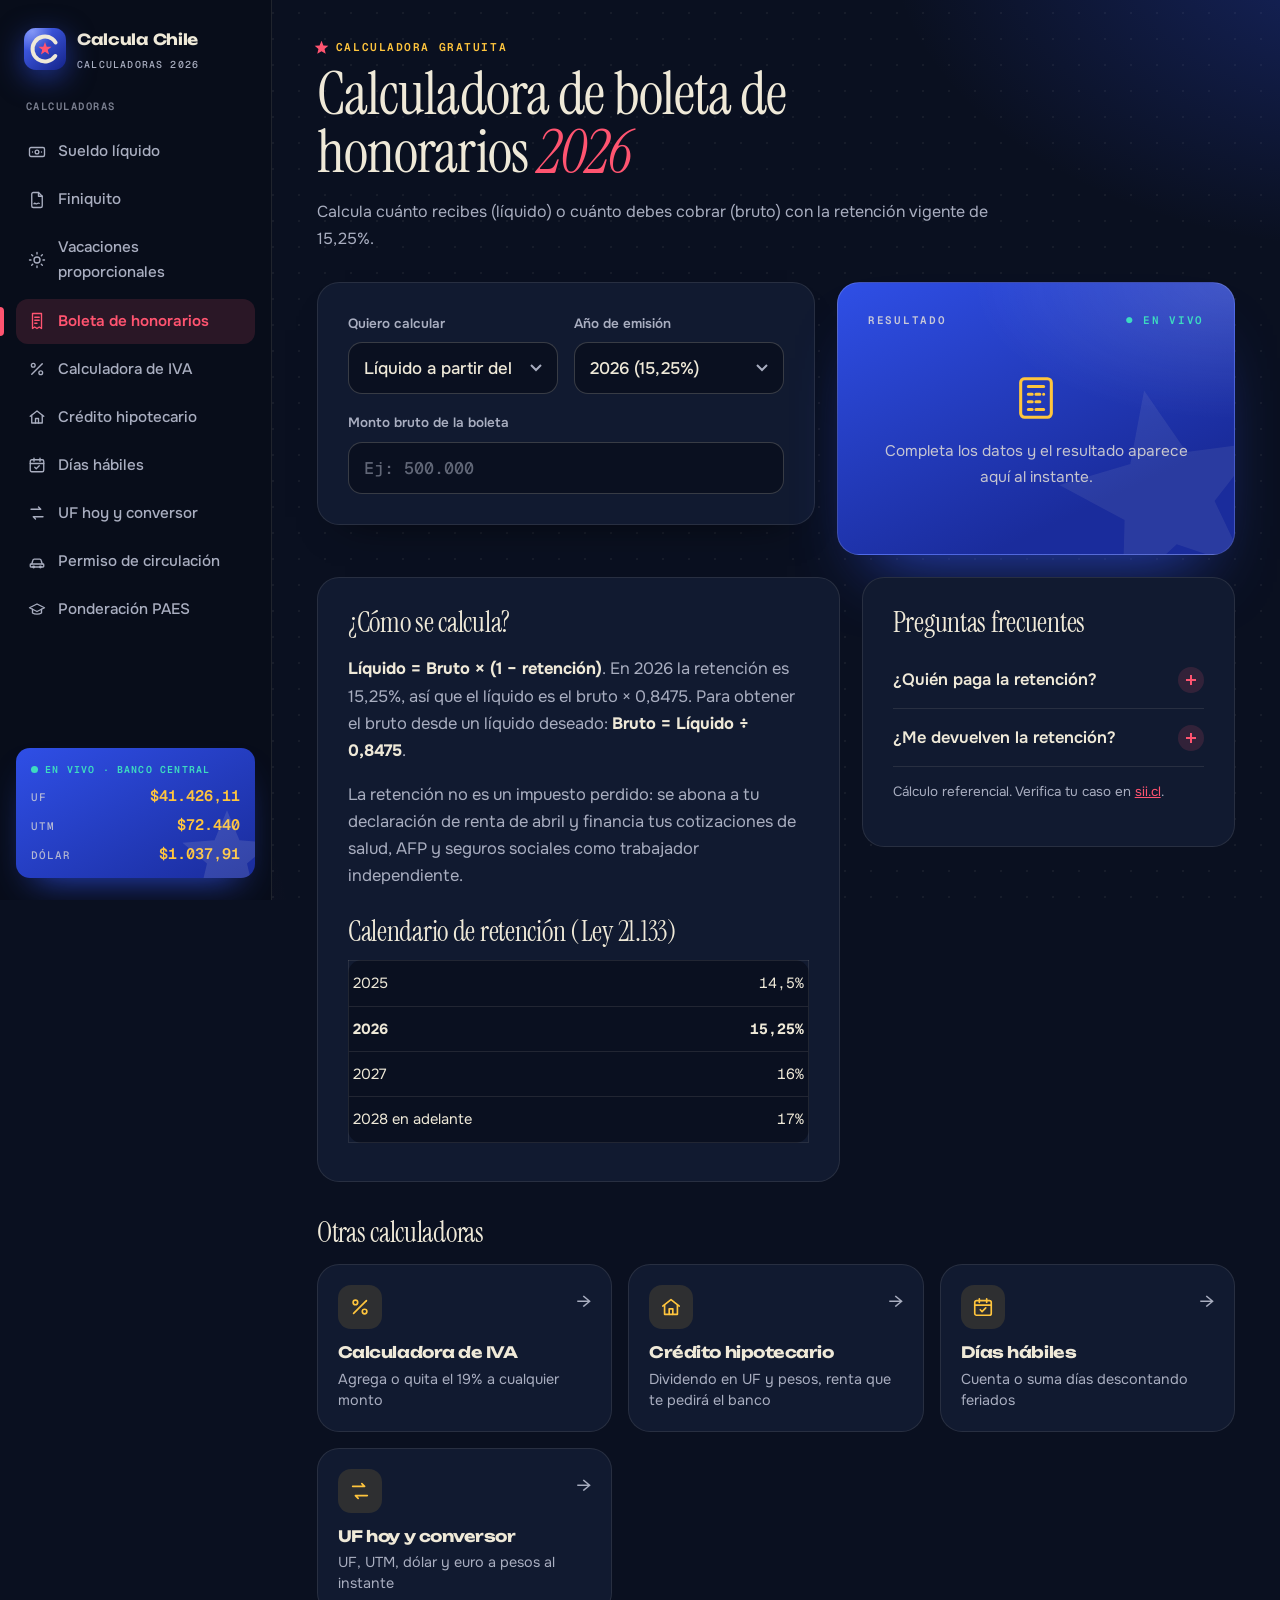
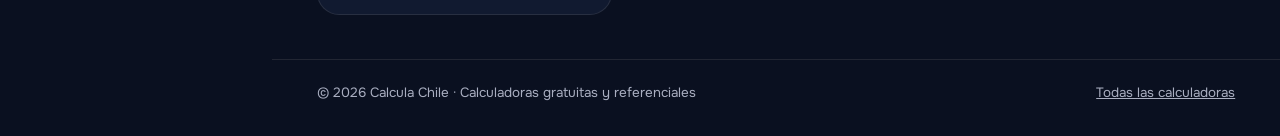
<file: honorarios/index.html>
<!doctype html>
<html lang="es-CL">
<head>
<meta charset="utf-8">
<meta name="viewport" content="width=device-width,initial-scale=1">
<meta name="color-scheme" content="dark">
<meta name="theme-color" content="#0A1020">
<link rel="icon" href="/assets/logo.svg" type="image/svg+xml">
<title>Calculadora Boleta de Honorarios 2026 (retención 15,25%) | Calcula Chile</title>
<meta name="description" content="Calcula el líquido o el bruto de tu boleta de honorarios 2026 con la retención de 15,25%. Gratis, instantáneo y con la tabla 2027-2028.">
<link rel="canonical" href="https://TUDOMINIO.cl/honorarios/">
<link rel="preconnect" href="https://fonts.googleapis.com"><link rel="preconnect" href="https://fonts.gstatic.com" crossorigin>
<link href="https://fonts.googleapis.com/css2?family=Instrument+Serif:ital@0;1&family=Onest:wght@400;500;600;700&family=Geist+Mono:wght@400;500;600&family=Unbounded:wght@500;700&display=swap" rel="stylesheet">
<link rel="stylesheet" href="/assets/style.css?v=7056db5f">
<!-- ADSENSE: pega aquí el script de AdSense cuando te aprueben -->
<script type="application/ld+json">
{"@context":"https://schema.org","@type":"FAQPage","mainEntity":[
{"@type":"Question","name":"¿Cuál es la retención de la boleta de honorarios en 2026?","acceptedAnswer":{"@type":"Answer","text":"En 2026 la retención es 15,25% del monto bruto, según la Ley 21.133. Sube a 16% en 2027 y 17% en 2028."}},
{"@type":"Question","name":"¿Cómo calculo el bruto si quiero recibir un líquido determinado?","acceptedAnswer":{"@type":"Answer","text":"Divide el líquido por 0,8475. Por ejemplo, para recibir $500.000 líquidos debes emitir una boleta de $589.971 bruto."}}
]}
</script>
</head>
<body>
<!--side-->
<aside class="side">
  <a class="brand" href="/"><span class="brand-mark"><svg class="logo" viewBox="0 0 64 64" aria-hidden="true"><defs><linearGradient id="lg" x1="8" y1="4" x2="58" y2="62" gradientUnits="userSpaceOnUse"><stop stop-color="#4764F5"/><stop offset="1" stop-color="#17278F"/></linearGradient><radialGradient id="lh" cx="20%" cy="8%" r="80%"><stop stop-color="#fff" stop-opacity=".34"/><stop offset=".6" stop-color="#fff" stop-opacity="0"/></radialGradient></defs><rect width="64" height="64" rx="18" fill="url(#lg)"/><rect width="64" height="64" rx="18" fill="url(#lh)"/><circle cx="32" cy="32" r="19" fill="none" stroke="#EFE9D8" stroke-width="6" stroke-linecap="round" stroke-dasharray="97 22.4" transform="rotate(34 32 32)"/><polygon fill="#FF5470" points="32,21.5 34.6,28.4 42,28.7 36.2,33.3 38.2,40.5 32,36.3 25.8,40.5 27.8,33.3 22,28.7 29.4,28.4"/></svg></span><span><b>Calcula Chile</b><small>CALCULADORAS 2026</small></span></a>
  <div class="side-label">Calculadoras</div>
  <nav><a href="/sueldo-liquido/"><svg viewBox="0 0 24 24" fill="none" stroke-width="1.8" stroke-linecap="round" stroke-linejoin="round"><rect x="2" y="6" width="20" height="12" rx="2"/><circle cx="12" cy="12" r="2.5"/><path d="M6 12h.01M18 12h.01"/></svg>Sueldo líquido</a><a href="/finiquito/"><svg viewBox="0 0 24 24" fill="none" stroke-width="1.8" stroke-linecap="round" stroke-linejoin="round"><path d="M14 2H7a2 2 0 0 0-2 2v16a2 2 0 0 0 2 2h10a2 2 0 0 0 2-2V7z"/><path d="M14 2v5h5"/><path d="M8 17c1.5-2 2.5 1 4 0s2-1.5 3-.5"/></svg>Finiquito</a><a href="/vacaciones-proporcionales/"><svg viewBox="0 0 24 24" fill="none" stroke-width="1.8" stroke-linecap="round" stroke-linejoin="round"><circle cx="12" cy="12" r="4"/><path d="M12 2v2M12 20v2M4.9 4.9l1.4 1.4M17.7 17.7l1.4 1.4M2 12h2M20 12h2M4.9 19.1l1.4-1.4M17.7 6.3l1.4-1.4"/></svg>Vacaciones proporcionales</a><a href="/honorarios/" aria-current="page"><svg viewBox="0 0 24 24" fill="none" stroke-width="1.8" stroke-linecap="round" stroke-linejoin="round"><path d="M6 2h12v20l-3-2-3 2-3-2-3 2z"/><path d="M9 7h6M9 11h6M9 15h3"/></svg>Boleta de honorarios</a><a href="/iva/"><svg viewBox="0 0 24 24" fill="none" stroke-width="1.8" stroke-linecap="round" stroke-linejoin="round"><path d="M19 5L5 19"/><circle cx="7" cy="7" r="2.5"/><circle cx="17" cy="17" r="2.5"/></svg>Calculadora de IVA</a><a href="/credito-hipotecario/"><svg viewBox="0 0 24 24" fill="none" stroke-width="1.8" stroke-linecap="round" stroke-linejoin="round"><path d="M3 11l9-7 9 7"/><path d="M5 10v10h14V10"/><path d="M10 20v-6h4v6"/></svg>Crédito hipotecario</a><a href="/dias-habiles/"><svg viewBox="0 0 24 24" fill="none" stroke-width="1.8" stroke-linecap="round" stroke-linejoin="round"><rect x="3" y="5" width="18" height="16" rx="2"/><path d="M3 10h18M8 3v4M16 3v4"/><path d="M9 15l2 2 4-4"/></svg>Días hábiles</a><a href="/uf/"><svg viewBox="0 0 24 24" fill="none" stroke-width="1.8" stroke-linecap="round" stroke-linejoin="round"><path d="M4 7h13l-3-3M20 17H7l3 3"/></svg>UF hoy y conversor</a><a href="/permiso-circulacion/"><svg viewBox="0 0 24 24" fill="none" stroke-width="1.8" stroke-linecap="round" stroke-linejoin="round"><path d="M5 16l1.5-5A2 2 0 0 1 8.4 9.5h7.2a2 2 0 0 1 1.9 1.5L19 16"/><rect x="3" y="16" width="18" height="4" rx="1"/><circle cx="7.5" cy="20" r="1"/><circle cx="16.5" cy="20" r="1"/></svg>Permiso de circulación</a><a href="/ponderacion-paes/"><svg viewBox="0 0 24 24" fill="none" stroke-width="1.8" stroke-linecap="round" stroke-linejoin="round"><path d="M2 9l10-5 10 5-10 5z"/><path d="M6 11v5c3 2 9 2 12 0v-5"/></svg>Ponderación PAES</a></nav>
  <div class="ticker">
    <div class="t-live">EN VIVO · BANCO CENTRAL</div>
    <div class="t-row"><span>UF</span><b data-ind="uf">$41.426,11</b></div>
    <div class="t-row"><span>UTM</span><b data-ind="utm">$72.440</b></div>
    <div class="t-row"><span>DÓLAR</span><b data-ind="dolar">$1.037,91</b></div>
  </div>
</aside>
<!--/side-->
<div class="app">
<main>
<section class="hero"><div class="crumb">Calculadora gratuita</div><h1>Calculadora de boleta de honorarios <em>2026</em></h1>
<p class="lead">Calcula cuánto recibes (líquido) o cuánto debes cobrar (bruto) con la retención vigente de 15,25%.</p></section>
<section class="work">
<div class="card">
  <div class="row">
    <div>
      <label for="modo">Quiero calcular</label>
      <select id="modo">
        <option value="liq">Líquido a partir del bruto</option>
        <option value="bruto">Bruto a partir del líquido</option>
      </select>
    </div>
    <div>
      <label for="anio">Año de emisión</label>
      <select id="anio">
        <option value="0.1525" selected>2026 (15,25%)</option>
        <option value="0.16">2027 (16%)</option>
        <option value="0.17">2028 en adelante (17%)</option>
      </select>
    </div>
  </div>
  <label for="monto" id="lblMonto">Monto bruto de la boleta</label>
  <input id="monto" data-money inputmode="numeric" placeholder="Ej: 500.000">

</div>
<aside class="panel"><div class="panel-head"><span>Resultado</span><i>● EN VIVO</i></div>
<div class="result" id="res" hidden>
    <table>
      <tr><td>Monto bruto</td><td id="rBruto"></td></tr>
      <tr><td>Retención (<span id="rPct"></span>)</td><td id="rRet"></td></tr>
      <tr><td><strong>Líquido a recibir</strong></td><td class="big" id="rLiq"></td></tr>
    </table>
  </div>
<div class="ph"><svg viewBox="0 0 24 24" fill="none" stroke-width="1.6" stroke-linecap="round"><rect x="4" y="2" width="16" height="20" rx="2"/><path d="M8 6h8M8 10h2M12 10h2M16 10h0M8 14h2M12 14h2M8 18h2M12 18h4"/></svg><p>Completa los datos y el resultado aparece aquí al instante.</p></div></aside>
</section>
<div class="ad"><!-- espacio anuncio --></div>
<section class="info">
<div><h2>¿Cómo se calcula?</h2>
<p><strong>Líquido = Bruto × (1 − retención)</strong>. En 2026 la retención es 15,25%, así que el líquido es el bruto × 0,8475. Para obtener el bruto desde un líquido deseado: <strong>Bruto = Líquido ÷ 0,8475</strong>.</p>
<p>La retención no es un impuesto perdido: se abona a tu declaración de renta de abril y financia tus cotizaciones de salud, AFP y seguros sociales como trabajador independiente.</p>

<h2>Calendario de retención (Ley 21.133)</h2>
<table class="card" style="width:100%">
<tr><td>2025</td><td>14,5%</td></tr><tr><td><strong>2026</strong></td><td><strong>15,25%</strong></td></tr>
<tr><td>2027</td><td>16%</td></tr><tr><td>2028 en adelante</td><td>17%</td></tr>
</table></div>
<div><h2>Preguntas frecuentes</h2>
<details><summary>¿Quién paga la retención?</summary><p>Si emites a una empresa, ella retiene y paga al SII. Si emites a una persona natural, debes pagarla tú mismo (boleta "sin retención") mediante el formulario 29.</p></details>
<details><summary>¿Me devuelven la retención?</summary><p>En la Operación Renta se descuentan tus cotizaciones obligatorias. Si el saldo es a tu favor, el SII te devuelve la diferencia.</p></details>
<p class="note">Cálculo referencial. Verifica tu caso en <a href="https://www.sii.cl">sii.cl</a>.</p></div>
</section>
<section class="related"><h2>Otras calculadoras</h2><div class="tools"><a href="/iva/"><span class="ic"><svg viewBox="0 0 24 24" fill="none" stroke-width="1.8" stroke-linecap="round" stroke-linejoin="round"><path d="M19 5L5 19"/><circle cx="7" cy="7" r="2.5"/><circle cx="17" cy="17" r="2.5"/></svg></span><strong>Calculadora de IVA</strong><small>Agrega o quita el 19% a cualquier monto</small></a><a href="/credito-hipotecario/"><span class="ic"><svg viewBox="0 0 24 24" fill="none" stroke-width="1.8" stroke-linecap="round" stroke-linejoin="round"><path d="M3 11l9-7 9 7"/><path d="M5 10v10h14V10"/><path d="M10 20v-6h4v6"/></svg></span><strong>Crédito hipotecario</strong><small>Dividendo en UF y pesos, renta que te pedirá el banco</small></a><a href="/dias-habiles/"><span class="ic"><svg viewBox="0 0 24 24" fill="none" stroke-width="1.8" stroke-linecap="round" stroke-linejoin="round"><rect x="3" y="5" width="18" height="16" rx="2"/><path d="M3 10h18M8 3v4M16 3v4"/><path d="M9 15l2 2 4-4"/></svg></span><strong>Días hábiles</strong><small>Cuenta o suma días descontando feriados</small></a><a href="/uf/"><span class="ic"><svg viewBox="0 0 24 24" fill="none" stroke-width="1.8" stroke-linecap="round" stroke-linejoin="round"><path d="M4 7h13l-3-3M20 17H7l3 3"/></svg></span><strong>UF hoy y conversor</strong><small>UF, UTM, dólar y euro a pesos al instante</small></a></div></section>
</main>
<footer><span>© <span data-year></span> Calcula Chile · Calculadoras gratuitas y referenciales</span><a href="/">Todas las calculadoras</a></footer>
</div><!--/app-->
<script src="/assets/common.js?v=ec8a8970"></script>
<script>
const $ = (id) => document.getElementById(id);
function calc() {
  const r = Number($("anio").value), v = num($("monto"));
  $("lblMonto").textContent = $("modo").value === "liq" ? "Monto bruto de la boleta" : "Monto líquido que quieres recibir";
  if (!v) return ($("res").hidden = true);
  const bruto = $("modo").value === "liq" ? v : Math.round(v / (1 - r));
  const ret = Math.round(bruto * r);
  $("rBruto").textContent = clp(bruto);
  $("rPct").textContent = (r * 100).toLocaleString("es-CL") + "%";
  $("rRet").textContent = "−" + clp(ret);
  $("rLiq").textContent = clp(bruto - ret);
  $("res").hidden = false;
}
["modo", "anio", "monto"].forEach((id) => $(id).addEventListener("input", calc));
</script>
</body>
</html>
</file>
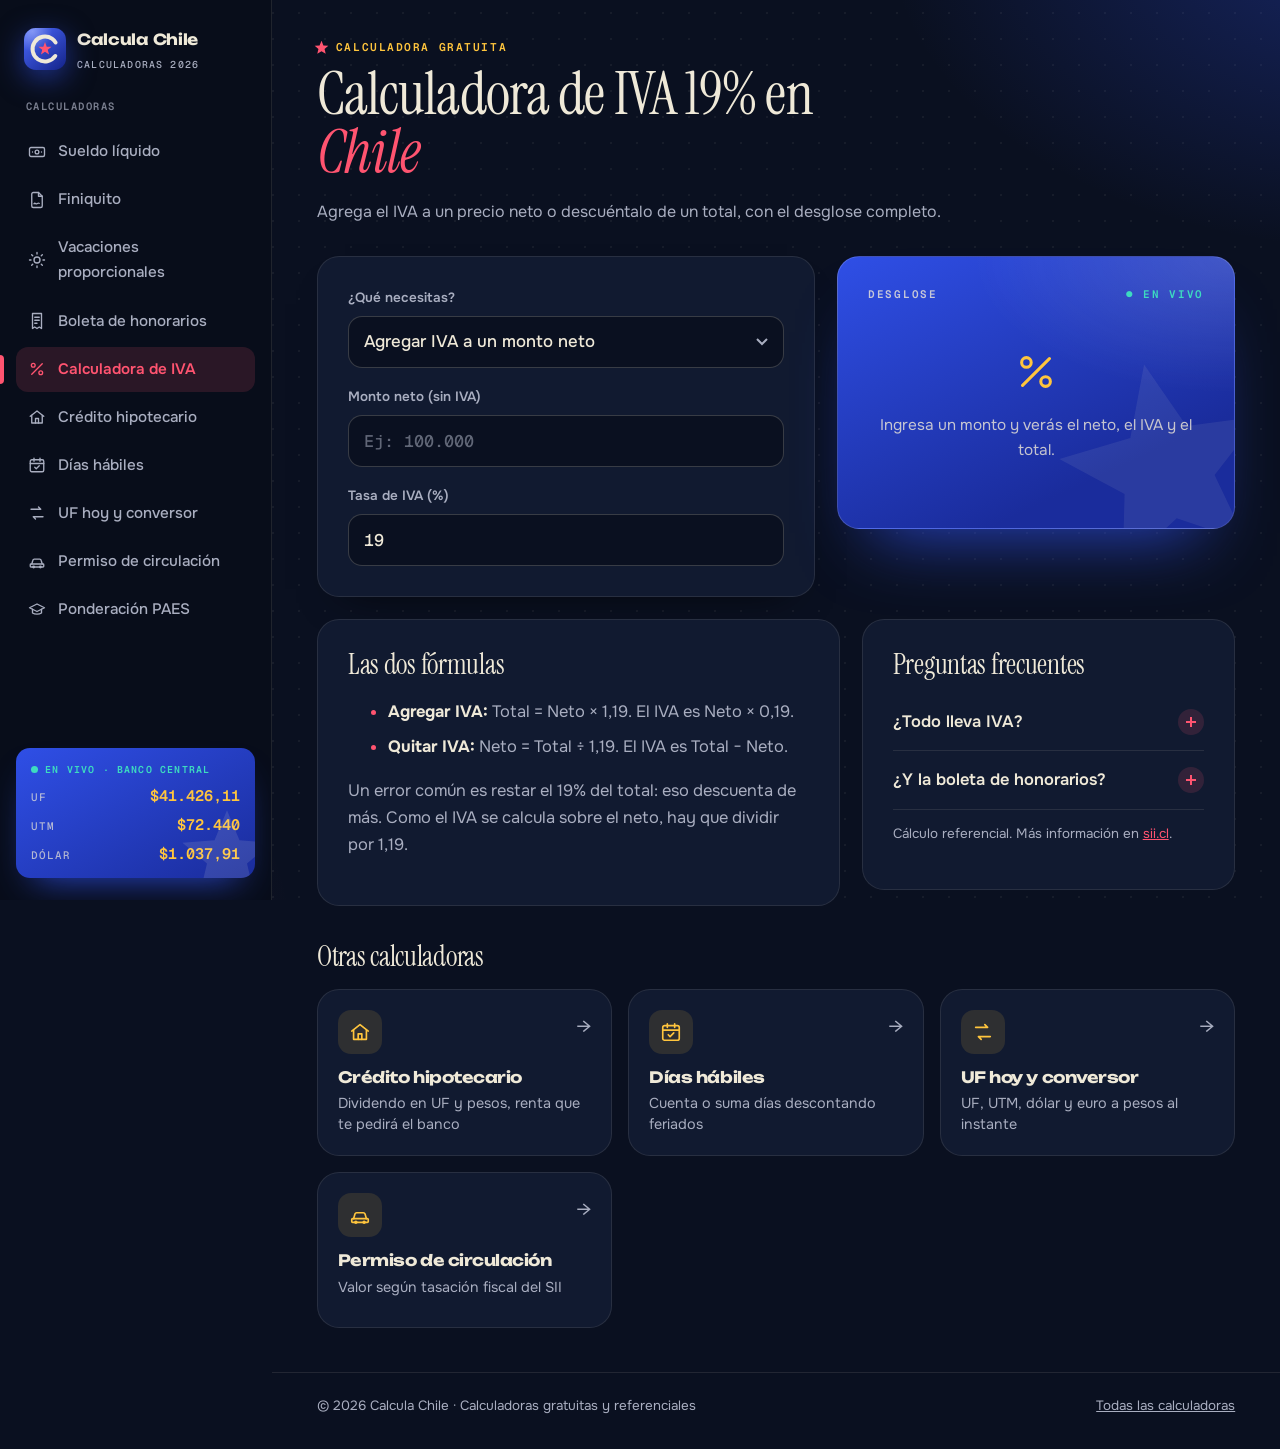
<file: iva/index.html>
<!doctype html>
<html lang="es-CL">
<head>
<meta charset="utf-8">
<meta name="viewport" content="width=device-width,initial-scale=1">
<meta name="color-scheme" content="dark">
<meta name="theme-color" content="#0A1020">
<link rel="icon" href="/assets/logo.svg" type="image/svg+xml">
<title>Calculadora de IVA Chile 19%: agregar o quitar IVA | Calcula Chile</title>
<meta name="description" content="Calcula el IVA de 19% en Chile: suma el IVA a un precio neto, descuéntalo de un total o averigua cuánto IVA contiene un monto.">
<link rel="canonical" href="https://TUDOMINIO.cl/iva/">
<link href="https://fonts.googleapis.com/css2?family=Instrument+Serif:ital@0;1&family=Onest:wght@400;500;600;700&family=Geist+Mono:wght@400;500;600&family=Unbounded:wght@500;700&display=swap" rel="stylesheet">
<link rel="stylesheet" href="/assets/style.css?v=7056db5f">
<!-- ADSENSE -->
<script type="application/ld+json">
{"@context":"https://schema.org","@type":"FAQPage","mainEntity":[
{"@type":"Question","name":"¿Cómo saco el IVA de un precio con IVA incluido?","acceptedAnswer":{"@type":"Answer","text":"Divide el total por 1,19 para obtener el neto. La diferencia es el IVA."}},
{"@type":"Question","name":"¿Cuál es la tasa de IVA en Chile?","acceptedAnswer":{"@type":"Answer","text":"19% sobre el valor neto de la mayoría de los bienes y servicios."}}
]}
</script>
</head>
<body>
<!--side-->
<aside class="side">
  <a class="brand" href="/"><span class="brand-mark"><svg class="logo" viewBox="0 0 64 64" aria-hidden="true"><defs><linearGradient id="lg" x1="8" y1="4" x2="58" y2="62" gradientUnits="userSpaceOnUse"><stop stop-color="#4764F5"/><stop offset="1" stop-color="#17278F"/></linearGradient><radialGradient id="lh" cx="20%" cy="8%" r="80%"><stop stop-color="#fff" stop-opacity=".34"/><stop offset=".6" stop-color="#fff" stop-opacity="0"/></radialGradient></defs><rect width="64" height="64" rx="18" fill="url(#lg)"/><rect width="64" height="64" rx="18" fill="url(#lh)"/><circle cx="32" cy="32" r="19" fill="none" stroke="#EFE9D8" stroke-width="6" stroke-linecap="round" stroke-dasharray="97 22.4" transform="rotate(34 32 32)"/><polygon fill="#FF5470" points="32,21.5 34.6,28.4 42,28.7 36.2,33.3 38.2,40.5 32,36.3 25.8,40.5 27.8,33.3 22,28.7 29.4,28.4"/></svg></span><span><b>Calcula Chile</b><small>CALCULADORAS 2026</small></span></a>
  <div class="side-label">Calculadoras</div>
  <nav><a href="/sueldo-liquido/"><svg viewBox="0 0 24 24" fill="none" stroke-width="1.8" stroke-linecap="round" stroke-linejoin="round"><rect x="2" y="6" width="20" height="12" rx="2"/><circle cx="12" cy="12" r="2.5"/><path d="M6 12h.01M18 12h.01"/></svg>Sueldo líquido</a><a href="/finiquito/"><svg viewBox="0 0 24 24" fill="none" stroke-width="1.8" stroke-linecap="round" stroke-linejoin="round"><path d="M14 2H7a2 2 0 0 0-2 2v16a2 2 0 0 0 2 2h10a2 2 0 0 0 2-2V7z"/><path d="M14 2v5h5"/><path d="M8 17c1.5-2 2.5 1 4 0s2-1.5 3-.5"/></svg>Finiquito</a><a href="/vacaciones-proporcionales/"><svg viewBox="0 0 24 24" fill="none" stroke-width="1.8" stroke-linecap="round" stroke-linejoin="round"><circle cx="12" cy="12" r="4"/><path d="M12 2v2M12 20v2M4.9 4.9l1.4 1.4M17.7 17.7l1.4 1.4M2 12h2M20 12h2M4.9 19.1l1.4-1.4M17.7 6.3l1.4-1.4"/></svg>Vacaciones proporcionales</a><a href="/honorarios/"><svg viewBox="0 0 24 24" fill="none" stroke-width="1.8" stroke-linecap="round" stroke-linejoin="round"><path d="M6 2h12v20l-3-2-3 2-3-2-3 2z"/><path d="M9 7h6M9 11h6M9 15h3"/></svg>Boleta de honorarios</a><a href="/iva/" aria-current="page"><svg viewBox="0 0 24 24" fill="none" stroke-width="1.8" stroke-linecap="round" stroke-linejoin="round"><path d="M19 5L5 19"/><circle cx="7" cy="7" r="2.5"/><circle cx="17" cy="17" r="2.5"/></svg>Calculadora de IVA</a><a href="/credito-hipotecario/"><svg viewBox="0 0 24 24" fill="none" stroke-width="1.8" stroke-linecap="round" stroke-linejoin="round"><path d="M3 11l9-7 9 7"/><path d="M5 10v10h14V10"/><path d="M10 20v-6h4v6"/></svg>Crédito hipotecario</a><a href="/dias-habiles/"><svg viewBox="0 0 24 24" fill="none" stroke-width="1.8" stroke-linecap="round" stroke-linejoin="round"><rect x="3" y="5" width="18" height="16" rx="2"/><path d="M3 10h18M8 3v4M16 3v4"/><path d="M9 15l2 2 4-4"/></svg>Días hábiles</a><a href="/uf/"><svg viewBox="0 0 24 24" fill="none" stroke-width="1.8" stroke-linecap="round" stroke-linejoin="round"><path d="M4 7h13l-3-3M20 17H7l3 3"/></svg>UF hoy y conversor</a><a href="/permiso-circulacion/"><svg viewBox="0 0 24 24" fill="none" stroke-width="1.8" stroke-linecap="round" stroke-linejoin="round"><path d="M5 16l1.5-5A2 2 0 0 1 8.4 9.5h7.2a2 2 0 0 1 1.9 1.5L19 16"/><rect x="3" y="16" width="18" height="4" rx="1"/><circle cx="7.5" cy="20" r="1"/><circle cx="16.5" cy="20" r="1"/></svg>Permiso de circulación</a><a href="/ponderacion-paes/"><svg viewBox="0 0 24 24" fill="none" stroke-width="1.8" stroke-linecap="round" stroke-linejoin="round"><path d="M2 9l10-5 10 5-10 5z"/><path d="M6 11v5c3 2 9 2 12 0v-5"/></svg>Ponderación PAES</a></nav>
  <div class="ticker">
    <div class="t-live">EN VIVO · BANCO CENTRAL</div>
    <div class="t-row"><span>UF</span><b data-ind="uf">$41.426,11</b></div>
    <div class="t-row"><span>UTM</span><b data-ind="utm">$72.440</b></div>
    <div class="t-row"><span>DÓLAR</span><b data-ind="dolar">$1.037,91</b></div>
  </div>
</aside>
<!--/side-->
<div class="app">
<main>
<section class="hero"><div class="crumb">Calculadora gratuita</div><h1>Calculadora de IVA 19% en <em>Chile</em></h1>
<p class="lead">Agrega el IVA a un precio neto o descuéntalo de un total, con el desglose completo.</p></section>
<section class="work">
<div class="card">
  <label for="modo">¿Qué necesitas?</label>
  <select id="modo">
    <option value="mas">Agregar IVA a un monto neto</option>
    <option value="menos">Quitar el IVA de un monto total</option>
  </select>
  <label for="monto" id="lbl">Monto neto (sin IVA)</label>
  <input id="monto" data-money inputmode="numeric" placeholder="Ej: 100.000">
  <label for="tasa">Tasa de IVA (%)</label>
  <input id="tasa" inputmode="decimal" value="19">
</div>
<aside class="panel"><div class="panel-head"><span>Desglose</span><i>● EN VIVO</i></div>
<div class="result" id="res" hidden></div>
<div class="ph"><svg viewBox="0 0 24 24" fill="none" stroke-width="1.6" stroke-linecap="round"><path d="M19 5L5 19"/><circle cx="7" cy="7" r="2.5"/><circle cx="17" cy="17" r="2.5"/></svg><p>Ingresa un monto y verás el neto, el IVA y el total.</p></div></aside>
</section>
<div class="ad"><!-- espacio anuncio --></div>
<section class="info">
<div>
<h2>Las dos fórmulas</h2>
<ul>
<li><strong>Agregar IVA:</strong> Total = Neto × 1,19. El IVA es Neto × 0,19.</li>
<li><strong>Quitar IVA:</strong> Neto = Total ÷ 1,19. El IVA es Total − Neto.</li>
</ul>
<p>Un error común es restar el 19% del total: eso descuenta de más. Como el IVA se calcula sobre el neto, hay que dividir por 1,19.</p>
</div>
<div>
<h2>Preguntas frecuentes</h2>
<details><summary>¿Todo lleva IVA?</summary><p>No. Hay exentos, como ciertos servicios de salud, educación y arriendo de vivienda sin muebles.</p></details>
<details><summary>¿Y la boleta de honorarios?</summary><p>No lleva IVA, pero sí retención de impuesto. Usa la <a href="/honorarios/">calculadora de honorarios</a>.</p></details>
<p class="note">Cálculo referencial. Más información en <a href="https://www.sii.cl">sii.cl</a>.</p>
</div>
</section>
<section class="related"><h2>Otras calculadoras</h2><div class="tools"><a href="/credito-hipotecario/"><span class="ic"><svg viewBox="0 0 24 24" fill="none" stroke-width="1.8" stroke-linecap="round" stroke-linejoin="round"><path d="M3 11l9-7 9 7"/><path d="M5 10v10h14V10"/><path d="M10 20v-6h4v6"/></svg></span><strong>Crédito hipotecario</strong><small>Dividendo en UF y pesos, renta que te pedirá el banco</small></a><a href="/dias-habiles/"><span class="ic"><svg viewBox="0 0 24 24" fill="none" stroke-width="1.8" stroke-linecap="round" stroke-linejoin="round"><rect x="3" y="5" width="18" height="16" rx="2"/><path d="M3 10h18M8 3v4M16 3v4"/><path d="M9 15l2 2 4-4"/></svg></span><strong>Días hábiles</strong><small>Cuenta o suma días descontando feriados</small></a><a href="/uf/"><span class="ic"><svg viewBox="0 0 24 24" fill="none" stroke-width="1.8" stroke-linecap="round" stroke-linejoin="round"><path d="M4 7h13l-3-3M20 17H7l3 3"/></svg></span><strong>UF hoy y conversor</strong><small>UF, UTM, dólar y euro a pesos al instante</small></a><a href="/permiso-circulacion/"><span class="ic"><svg viewBox="0 0 24 24" fill="none" stroke-width="1.8" stroke-linecap="round" stroke-linejoin="round"><path d="M5 16l1.5-5A2 2 0 0 1 8.4 9.5h7.2a2 2 0 0 1 1.9 1.5L19 16"/><rect x="3" y="16" width="18" height="4" rx="1"/><circle cx="7.5" cy="20" r="1"/><circle cx="16.5" cy="20" r="1"/></svg></span><strong>Permiso de circulación</strong><small>Valor según tasación fiscal del SII</small></a></div></section>
</main>
<footer><span>© <span data-year></span> Calcula Chile · Calculadoras gratuitas y referenciales</span><a href="/">Todas las calculadoras</a></footer>
</div><!--/app-->
<script src="/assets/common.js?v=ec8a8970"></script>
<script>
const $ = (id) => document.getElementById(id);
function calc() {
  const mas = $("modo").value === "mas", t = (Number($("tasa").value.replace(",", ".")) || 0) / 100, m = num($("monto"));
  $("lbl").textContent = mas ? "Monto neto (sin IVA)" : "Monto total (con IVA)";
  if (!m) return ($("res").hidden = true);
  const neto = mas ? m : m / (1 + t), total = mas ? m * (1 + t) : m;
  $("res").innerHTML = `<table>
    <tr><td>Monto neto</td><td>${clp(neto)}</td></tr>
    <tr><td>IVA (${(t * 100).toLocaleString("es-CL")}%)</td><td>${clp(total - neto)}</td></tr>
    <tr><td><strong>Total con IVA</strong></td><td class="big">${clp(total)}</td></tr></table>`;
  $("res").hidden = false;
}
["modo", "monto", "tasa"].forEach((id) => $(id).addEventListener("input", calc));
</script>
</body>
</html>
</file>
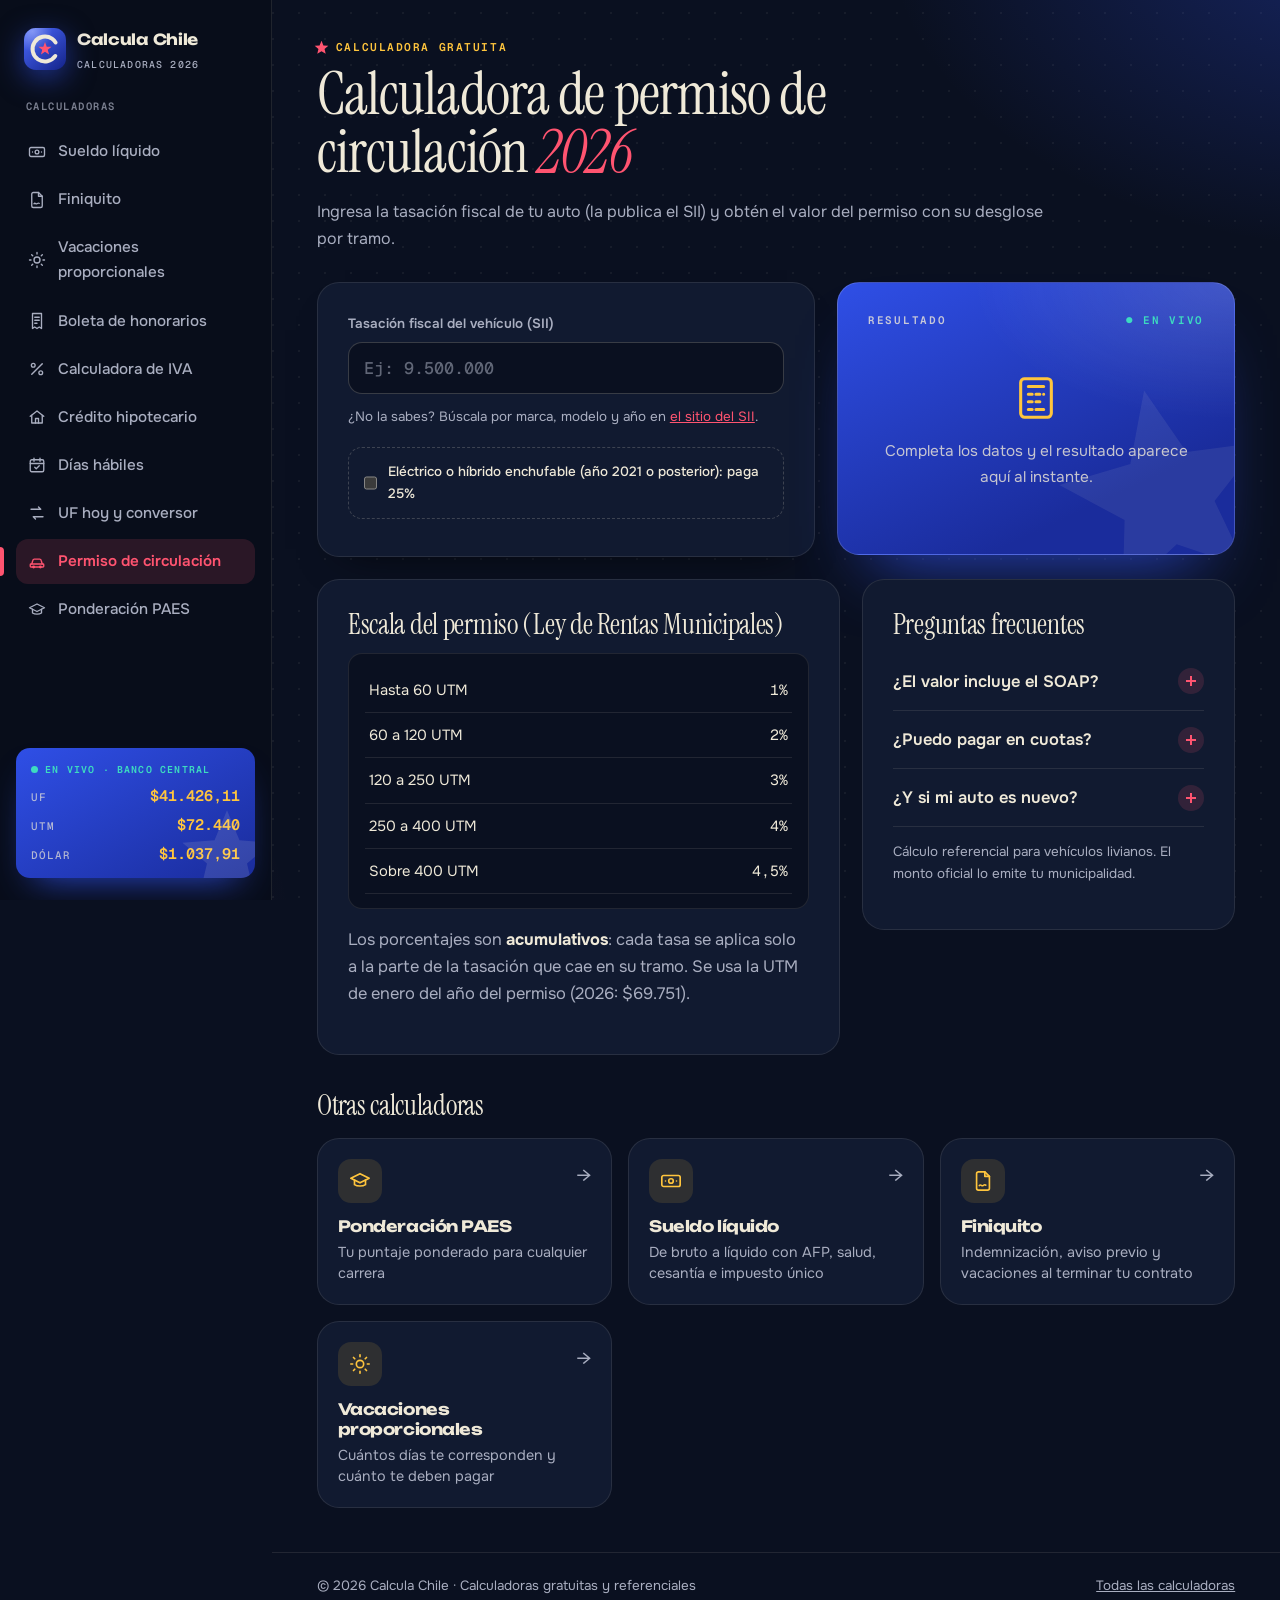
<file: permiso-circulacion/index.html>
<!doctype html>
<html lang="es-CL">
<head>
<meta charset="utf-8">
<meta name="viewport" content="width=device-width,initial-scale=1">
<meta name="color-scheme" content="dark">
<meta name="theme-color" content="#0A1020">
<link rel="icon" href="/assets/logo.svg" type="image/svg+xml">
<title>Calculadora Permiso de Circulación 2026 según Tasación SII | Calcula Chile</title>
<meta name="description" content="Calcula cuánto pagas de permiso de circulación con la tasación fiscal del SII: escala progresiva, valor por cuota y mínimo legal. Gratis.">
<link rel="canonical" href="https://TUDOMINIO.cl/permiso-circulacion/">
<link rel="preconnect" href="https://fonts.googleapis.com"><link rel="preconnect" href="https://fonts.gstatic.com" crossorigin>
<link href="https://fonts.googleapis.com/css2?family=Instrument+Serif:ital@0;1&family=Onest:wght@400;500;600;700&family=Geist+Mono:wght@400;500;600&family=Unbounded:wght@500;700&display=swap" rel="stylesheet">
<link rel="stylesheet" href="/assets/style.css?v=7056db5f">
<!-- ADSENSE -->
<script type="application/ld+json">
{"@context":"https://schema.org","@type":"FAQPage","mainEntity":[
{"@type":"Question","name":"¿Cómo se calcula el permiso de circulación?","acceptedAnswer":{"@type":"Answer","text":"Se aplica una escala progresiva sobre la tasación fiscal del SII: 1% hasta 60 UTM, 2% entre 60 y 120, 3% entre 120 y 250, 4% entre 250 y 400 y 4,5% sobre 400 UTM, usando la UTM de enero. El mínimo es media UTM."}},
{"@type":"Question","name":"¿Cuál es el valor mínimo del permiso de circulación 2026?","acceptedAnswer":{"@type":"Answer","text":"Media UTM de enero 2026: $34.876."}}
]}
</script>
</head>
<body>
<!--side-->
<aside class="side">
  <a class="brand" href="/"><span class="brand-mark"><svg class="logo" viewBox="0 0 64 64" aria-hidden="true"><defs><linearGradient id="lg" x1="8" y1="4" x2="58" y2="62" gradientUnits="userSpaceOnUse"><stop stop-color="#4764F5"/><stop offset="1" stop-color="#17278F"/></linearGradient><radialGradient id="lh" cx="20%" cy="8%" r="80%"><stop stop-color="#fff" stop-opacity=".34"/><stop offset=".6" stop-color="#fff" stop-opacity="0"/></radialGradient></defs><rect width="64" height="64" rx="18" fill="url(#lg)"/><rect width="64" height="64" rx="18" fill="url(#lh)"/><circle cx="32" cy="32" r="19" fill="none" stroke="#EFE9D8" stroke-width="6" stroke-linecap="round" stroke-dasharray="97 22.4" transform="rotate(34 32 32)"/><polygon fill="#FF5470" points="32,21.5 34.6,28.4 42,28.7 36.2,33.3 38.2,40.5 32,36.3 25.8,40.5 27.8,33.3 22,28.7 29.4,28.4"/></svg></span><span><b>Calcula Chile</b><small>CALCULADORAS 2026</small></span></a>
  <div class="side-label">Calculadoras</div>
  <nav><a href="/sueldo-liquido/"><svg viewBox="0 0 24 24" fill="none" stroke-width="1.8" stroke-linecap="round" stroke-linejoin="round"><rect x="2" y="6" width="20" height="12" rx="2"/><circle cx="12" cy="12" r="2.5"/><path d="M6 12h.01M18 12h.01"/></svg>Sueldo líquido</a><a href="/finiquito/"><svg viewBox="0 0 24 24" fill="none" stroke-width="1.8" stroke-linecap="round" stroke-linejoin="round"><path d="M14 2H7a2 2 0 0 0-2 2v16a2 2 0 0 0 2 2h10a2 2 0 0 0 2-2V7z"/><path d="M14 2v5h5"/><path d="M8 17c1.5-2 2.5 1 4 0s2-1.5 3-.5"/></svg>Finiquito</a><a href="/vacaciones-proporcionales/"><svg viewBox="0 0 24 24" fill="none" stroke-width="1.8" stroke-linecap="round" stroke-linejoin="round"><circle cx="12" cy="12" r="4"/><path d="M12 2v2M12 20v2M4.9 4.9l1.4 1.4M17.7 17.7l1.4 1.4M2 12h2M20 12h2M4.9 19.1l1.4-1.4M17.7 6.3l1.4-1.4"/></svg>Vacaciones proporcionales</a><a href="/honorarios/"><svg viewBox="0 0 24 24" fill="none" stroke-width="1.8" stroke-linecap="round" stroke-linejoin="round"><path d="M6 2h12v20l-3-2-3 2-3-2-3 2z"/><path d="M9 7h6M9 11h6M9 15h3"/></svg>Boleta de honorarios</a><a href="/iva/"><svg viewBox="0 0 24 24" fill="none" stroke-width="1.8" stroke-linecap="round" stroke-linejoin="round"><path d="M19 5L5 19"/><circle cx="7" cy="7" r="2.5"/><circle cx="17" cy="17" r="2.5"/></svg>Calculadora de IVA</a><a href="/credito-hipotecario/"><svg viewBox="0 0 24 24" fill="none" stroke-width="1.8" stroke-linecap="round" stroke-linejoin="round"><path d="M3 11l9-7 9 7"/><path d="M5 10v10h14V10"/><path d="M10 20v-6h4v6"/></svg>Crédito hipotecario</a><a href="/dias-habiles/"><svg viewBox="0 0 24 24" fill="none" stroke-width="1.8" stroke-linecap="round" stroke-linejoin="round"><rect x="3" y="5" width="18" height="16" rx="2"/><path d="M3 10h18M8 3v4M16 3v4"/><path d="M9 15l2 2 4-4"/></svg>Días hábiles</a><a href="/uf/"><svg viewBox="0 0 24 24" fill="none" stroke-width="1.8" stroke-linecap="round" stroke-linejoin="round"><path d="M4 7h13l-3-3M20 17H7l3 3"/></svg>UF hoy y conversor</a><a href="/permiso-circulacion/" aria-current="page"><svg viewBox="0 0 24 24" fill="none" stroke-width="1.8" stroke-linecap="round" stroke-linejoin="round"><path d="M5 16l1.5-5A2 2 0 0 1 8.4 9.5h7.2a2 2 0 0 1 1.9 1.5L19 16"/><rect x="3" y="16" width="18" height="4" rx="1"/><circle cx="7.5" cy="20" r="1"/><circle cx="16.5" cy="20" r="1"/></svg>Permiso de circulación</a><a href="/ponderacion-paes/"><svg viewBox="0 0 24 24" fill="none" stroke-width="1.8" stroke-linecap="round" stroke-linejoin="round"><path d="M2 9l10-5 10 5-10 5z"/><path d="M6 11v5c3 2 9 2 12 0v-5"/></svg>Ponderación PAES</a></nav>
  <div class="ticker">
    <div class="t-live">EN VIVO · BANCO CENTRAL</div>
    <div class="t-row"><span>UF</span><b data-ind="uf">$41.426,11</b></div>
    <div class="t-row"><span>UTM</span><b data-ind="utm">$72.440</b></div>
    <div class="t-row"><span>DÓLAR</span><b data-ind="dolar">$1.037,91</b></div>
  </div>
</aside>
<!--/side-->
<div class="app">
<main>
<section class="hero"><div class="crumb">Calculadora gratuita</div><h1>Calculadora de permiso de circulación <em>2026</em></h1>
<p class="lead">Ingresa la tasación fiscal de tu auto (la publica el SII) y obtén el valor del permiso con su desglose por tramo.</p></section>
<section class="work">
<div class="card">
  <label for="tas">Tasación fiscal del vehículo (SII)</label>
  <input id="tas" data-money inputmode="numeric" placeholder="Ej: 9.500.000">
  <p class="note">¿No la sabes? Búscala por marca, modelo y año en <a href="https://www4.sii.cl/vehiculospubui/" rel="nofollow">el sitio del SII</a>.</p>
  <label><input type="checkbox" id="ev" style="width:auto"> Eléctrico o híbrido enchufable (año 2021 o posterior): paga 25%</label>

</div>
<aside class="panel"><div class="panel-head"><span>Resultado</span><i>● EN VIVO</i></div>
<div class="result" id="res" hidden>
    <table id="tramos"></table>
    <table>
      <tr><td><strong>Permiso anual</strong></td><td class="big" id="rTot"></td></tr>
      <tr><td>Primera cuota (marzo)</td><td id="rC1"></td></tr>
      <tr><td>Segunda cuota (agosto)</td><td id="rC2"></td></tr>
    </table>
  </div>
<div class="ph"><svg viewBox="0 0 24 24" fill="none" stroke-width="1.6" stroke-linecap="round"><rect x="4" y="2" width="16" height="20" rx="2"/><path d="M8 6h8M8 10h2M12 10h2M16 10h0M8 14h2M12 14h2M8 18h2M12 18h4"/></svg><p>Completa los datos y el resultado aparece aquí al instante.</p></div></aside>
</section>
<div class="ad"><!-- espacio anuncio --></div>
<section class="info">
<div><h2>Escala del permiso (Ley de Rentas Municipales)</h2>
<div class="card"><table style="width:100%">
<tr><td>Hasta 60 UTM</td><td>1%</td></tr><tr><td>60 a 120 UTM</td><td>2%</td></tr><tr><td>120 a 250 UTM</td><td>3%</td></tr>
<tr><td>250 a 400 UTM</td><td>4%</td></tr><tr><td>Sobre 400 UTM</td><td>4,5%</td></tr></table></div>
<p>Los porcentajes son <strong>acumulativos</strong>: cada tasa se aplica solo a la parte de la tasación que cae en su tramo. Se usa la UTM de enero del año del permiso (2026: $69.751).</p></div>
<div><h2>Preguntas frecuentes</h2>
<details><summary>¿El valor incluye el SOAP?</summary><p>No. El SOAP se contrata aparte y es requisito para pagar el permiso.</p></details>
<details><summary>¿Puedo pagar en cuotas?</summary><p>Sí: la primera hasta el 31 de marzo y la segunda en agosto, con reajuste por IPC. Aquí se muestran sin reajuste.</p></details>
<details><summary>¿Y si mi auto es nuevo?</summary><p>El primer permiso se calcula sobre el valor neto de la factura y en proporción a los meses que quedan del año.</p></details>
<p class="note">Cálculo referencial para vehículos livianos. El monto oficial lo emite tu municipalidad.</p></div>
</section>
<section class="related"><h2>Otras calculadoras</h2><div class="tools"><a href="/ponderacion-paes/"><span class="ic"><svg viewBox="0 0 24 24" fill="none" stroke-width="1.8" stroke-linecap="round" stroke-linejoin="round"><path d="M2 9l10-5 10 5-10 5z"/><path d="M6 11v5c3 2 9 2 12 0v-5"/></svg></span><strong>Ponderación PAES</strong><small>Tu puntaje ponderado para cualquier carrera</small></a><a href="/sueldo-liquido/"><span class="ic"><svg viewBox="0 0 24 24" fill="none" stroke-width="1.8" stroke-linecap="round" stroke-linejoin="round"><rect x="2" y="6" width="20" height="12" rx="2"/><circle cx="12" cy="12" r="2.5"/><path d="M6 12h.01M18 12h.01"/></svg></span><strong>Sueldo líquido</strong><small>De bruto a líquido con AFP, salud, cesantía e impuesto único</small></a><a href="/finiquito/"><span class="ic"><svg viewBox="0 0 24 24" fill="none" stroke-width="1.8" stroke-linecap="round" stroke-linejoin="round"><path d="M14 2H7a2 2 0 0 0-2 2v16a2 2 0 0 0 2 2h10a2 2 0 0 0 2-2V7z"/><path d="M14 2v5h5"/><path d="M8 17c1.5-2 2.5 1 4 0s2-1.5 3-.5"/></svg></span><strong>Finiquito</strong><small>Indemnización, aviso previo y vacaciones al terminar tu contrato</small></a><a href="/vacaciones-proporcionales/"><span class="ic"><svg viewBox="0 0 24 24" fill="none" stroke-width="1.8" stroke-linecap="round" stroke-linejoin="round"><circle cx="12" cy="12" r="4"/><path d="M12 2v2M12 20v2M4.9 4.9l1.4 1.4M17.7 17.7l1.4 1.4M2 12h2M20 12h2M4.9 19.1l1.4-1.4M17.7 6.3l1.4-1.4"/></svg></span><strong>Vacaciones proporcionales</strong><small>Cuántos días te corresponden y cuánto te deben pagar</small></a></div></section>
</main>
<footer><span>© <span data-year></span> Calcula Chile · Calculadoras gratuitas y referenciales</span><a href="/">Todas las calculadoras</a></footer>
</div><!--/app-->
<script src="/assets/common.js?v=ec8a8970"></script>
<script>
const $ = (id) => document.getElementById(id);
const UTM_ENERO = 69751; // actualizar cada enero
const ESCALA = [[0, 60, .01], [60, 120, .02], [120, 250, .03], [250, 400, .04], [400, Infinity, .045]];
function calc() {
  const t = num($("tas"));
  if (!t) return ($("res").hidden = true);
  let tot = 0, filas = "";
  for (const [a, b, p] of ESCALA) {
    const base = Math.max(0, Math.min(t, b * UTM_ENERO) - a * UTM_ENERO);
    if (!base) continue;
    tot += base * p;
    filas += `<tr><td>${(p * 100).toLocaleString("es-CL")}% sobre ${clp(base)}</td><td>${clp(base * p)}</td></tr>`;
  }
  tot = Math.max(tot, UTM_ENERO / 2);
  if ($("ev").checked) tot *= 0.25;
  $("tramos").innerHTML = filas;
  $("rTot").textContent = clp(tot);
  $("rC1").textContent = clp(tot / 2);
  $("rC2").textContent = clp(tot / 2);
  $("res").hidden = false;
}
["tas", "ev"].forEach((id) => $(id).addEventListener("input", calc));
</script>
</body>
</html>
</file>
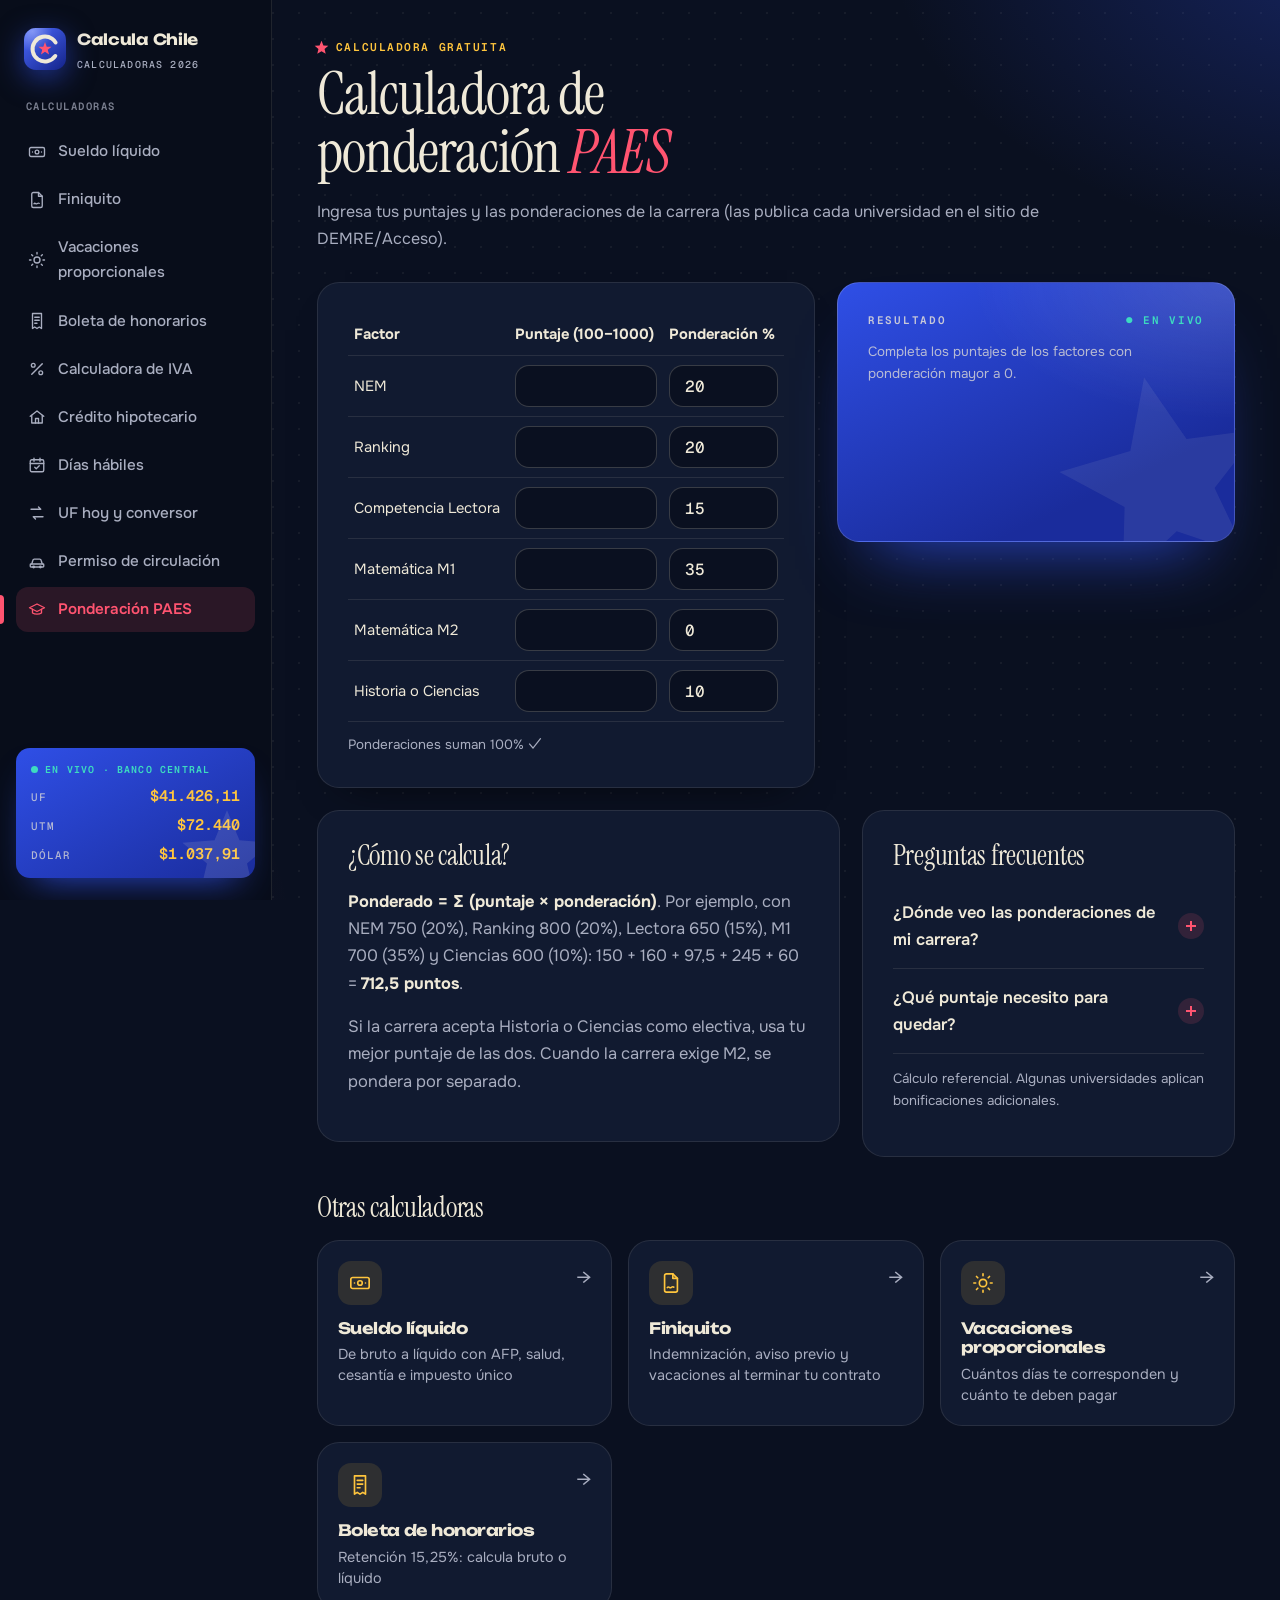
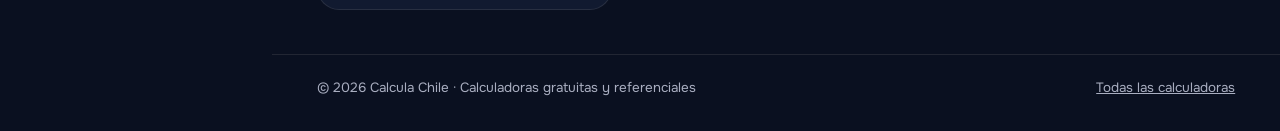
<file: ponderacion-paes/index.html>
<!doctype html>
<html lang="es-CL">
<head>
<meta charset="utf-8">
<meta name="viewport" content="width=device-width,initial-scale=1">
<meta name="color-scheme" content="dark">
<meta name="theme-color" content="#0A1020">
<link rel="icon" href="/assets/logo.svg" type="image/svg+xml">
<title>Calculadora Ponderación PAES: calcula tu puntaje ponderado | Calcula Chile</title>
<meta name="description" content="Calcula tu puntaje ponderado PAES para cualquier carrera: ingresa NEM, Ranking, Competencia Lectora, Matemática M1, M2 y electiva con sus ponderaciones.">
<link rel="canonical" href="https://TUDOMINIO.cl/ponderacion-paes/">
<link rel="preconnect" href="https://fonts.googleapis.com"><link rel="preconnect" href="https://fonts.gstatic.com" crossorigin>
<link href="https://fonts.googleapis.com/css2?family=Instrument+Serif:ital@0;1&family=Onest:wght@400;500;600;700&family=Geist+Mono:wght@400;500;600&family=Unbounded:wght@500;700&display=swap" rel="stylesheet">
<link rel="stylesheet" href="/assets/style.css?v=7056db5f">
<!-- ADSENSE -->
<script type="application/ld+json">
{"@context":"https://schema.org","@type":"FAQPage","mainEntity":[
{"@type":"Question","name":"¿Cómo se calcula el puntaje ponderado PAES?","acceptedAnswer":{"@type":"Answer","text":"Se multiplica cada puntaje (NEM, Ranking y pruebas) por el porcentaje que exige la carrera y se suman los resultados. Los porcentajes deben sumar 100%."}}
]}
</script>
</head>
<body>
<!--side-->
<aside class="side">
  <a class="brand" href="/"><span class="brand-mark"><svg class="logo" viewBox="0 0 64 64" aria-hidden="true"><defs><linearGradient id="lg" x1="8" y1="4" x2="58" y2="62" gradientUnits="userSpaceOnUse"><stop stop-color="#4764F5"/><stop offset="1" stop-color="#17278F"/></linearGradient><radialGradient id="lh" cx="20%" cy="8%" r="80%"><stop stop-color="#fff" stop-opacity=".34"/><stop offset=".6" stop-color="#fff" stop-opacity="0"/></radialGradient></defs><rect width="64" height="64" rx="18" fill="url(#lg)"/><rect width="64" height="64" rx="18" fill="url(#lh)"/><circle cx="32" cy="32" r="19" fill="none" stroke="#EFE9D8" stroke-width="6" stroke-linecap="round" stroke-dasharray="97 22.4" transform="rotate(34 32 32)"/><polygon fill="#FF5470" points="32,21.5 34.6,28.4 42,28.7 36.2,33.3 38.2,40.5 32,36.3 25.8,40.5 27.8,33.3 22,28.7 29.4,28.4"/></svg></span><span><b>Calcula Chile</b><small>CALCULADORAS 2026</small></span></a>
  <div class="side-label">Calculadoras</div>
  <nav><a href="/sueldo-liquido/"><svg viewBox="0 0 24 24" fill="none" stroke-width="1.8" stroke-linecap="round" stroke-linejoin="round"><rect x="2" y="6" width="20" height="12" rx="2"/><circle cx="12" cy="12" r="2.5"/><path d="M6 12h.01M18 12h.01"/></svg>Sueldo líquido</a><a href="/finiquito/"><svg viewBox="0 0 24 24" fill="none" stroke-width="1.8" stroke-linecap="round" stroke-linejoin="round"><path d="M14 2H7a2 2 0 0 0-2 2v16a2 2 0 0 0 2 2h10a2 2 0 0 0 2-2V7z"/><path d="M14 2v5h5"/><path d="M8 17c1.5-2 2.5 1 4 0s2-1.5 3-.5"/></svg>Finiquito</a><a href="/vacaciones-proporcionales/"><svg viewBox="0 0 24 24" fill="none" stroke-width="1.8" stroke-linecap="round" stroke-linejoin="round"><circle cx="12" cy="12" r="4"/><path d="M12 2v2M12 20v2M4.9 4.9l1.4 1.4M17.7 17.7l1.4 1.4M2 12h2M20 12h2M4.9 19.1l1.4-1.4M17.7 6.3l1.4-1.4"/></svg>Vacaciones proporcionales</a><a href="/honorarios/"><svg viewBox="0 0 24 24" fill="none" stroke-width="1.8" stroke-linecap="round" stroke-linejoin="round"><path d="M6 2h12v20l-3-2-3 2-3-2-3 2z"/><path d="M9 7h6M9 11h6M9 15h3"/></svg>Boleta de honorarios</a><a href="/iva/"><svg viewBox="0 0 24 24" fill="none" stroke-width="1.8" stroke-linecap="round" stroke-linejoin="round"><path d="M19 5L5 19"/><circle cx="7" cy="7" r="2.5"/><circle cx="17" cy="17" r="2.5"/></svg>Calculadora de IVA</a><a href="/credito-hipotecario/"><svg viewBox="0 0 24 24" fill="none" stroke-width="1.8" stroke-linecap="round" stroke-linejoin="round"><path d="M3 11l9-7 9 7"/><path d="M5 10v10h14V10"/><path d="M10 20v-6h4v6"/></svg>Crédito hipotecario</a><a href="/dias-habiles/"><svg viewBox="0 0 24 24" fill="none" stroke-width="1.8" stroke-linecap="round" stroke-linejoin="round"><rect x="3" y="5" width="18" height="16" rx="2"/><path d="M3 10h18M8 3v4M16 3v4"/><path d="M9 15l2 2 4-4"/></svg>Días hábiles</a><a href="/uf/"><svg viewBox="0 0 24 24" fill="none" stroke-width="1.8" stroke-linecap="round" stroke-linejoin="round"><path d="M4 7h13l-3-3M20 17H7l3 3"/></svg>UF hoy y conversor</a><a href="/permiso-circulacion/"><svg viewBox="0 0 24 24" fill="none" stroke-width="1.8" stroke-linecap="round" stroke-linejoin="round"><path d="M5 16l1.5-5A2 2 0 0 1 8.4 9.5h7.2a2 2 0 0 1 1.9 1.5L19 16"/><rect x="3" y="16" width="18" height="4" rx="1"/><circle cx="7.5" cy="20" r="1"/><circle cx="16.5" cy="20" r="1"/></svg>Permiso de circulación</a><a href="/ponderacion-paes/" aria-current="page"><svg viewBox="0 0 24 24" fill="none" stroke-width="1.8" stroke-linecap="round" stroke-linejoin="round"><path d="M2 9l10-5 10 5-10 5z"/><path d="M6 11v5c3 2 9 2 12 0v-5"/></svg>Ponderación PAES</a></nav>
  <div class="ticker">
    <div class="t-live">EN VIVO · BANCO CENTRAL</div>
    <div class="t-row"><span>UF</span><b data-ind="uf">$41.426,11</b></div>
    <div class="t-row"><span>UTM</span><b data-ind="utm">$72.440</b></div>
    <div class="t-row"><span>DÓLAR</span><b data-ind="dolar">$1.037,91</b></div>
  </div>
</aside>
<!--/side-->
<div class="app">
<main>
<section class="hero"><div class="crumb">Calculadora gratuita</div><h1>Calculadora de ponderación <em>PAES</em></h1>
<p class="lead">Ingresa tus puntajes y las ponderaciones de la carrera (las publica cada universidad en el sitio de DEMRE/Acceso).</p></section>
<section class="work">
<div class="card">
  <table style="width:100%" id="tabla">
    <tr><td><strong>Factor</strong></td><td><strong>Puntaje (100–1000)</strong></td><td><strong>Ponderación %</strong></td></tr>
  </table>
  <p class="note" id="suma"></p>

</div>
<aside class="panel"><div class="panel-head"><span>Resultado</span><i>● EN VIVO</i></div>
<div class="result" id="res"></div>
<div class="ph"><svg viewBox="0 0 24 24" fill="none" stroke-width="1.6" stroke-linecap="round"><rect x="4" y="2" width="16" height="20" rx="2"/><path d="M8 6h8M8 10h2M12 10h2M16 10h0M8 14h2M12 14h2M8 18h2M12 18h4"/></svg><p>Completa los datos y el resultado aparece aquí al instante.</p></div></aside>
</section>
<div class="ad"><!-- espacio anuncio --></div>
<section class="info">
<div><h2>¿Cómo se calcula?</h2>
<p><strong>Ponderado = Σ (puntaje × ponderación)</strong>. Por ejemplo, con NEM 750 (20%), Ranking 800 (20%), Lectora 650 (15%), M1 700 (35%) y Ciencias 600 (10%): 150 + 160 + 97,5 + 245 + 60 = <strong>712,5 puntos</strong>.</p>
<p>Si la carrera acepta Historia o Ciencias como electiva, usa tu mejor puntaje de las dos. Cuando la carrera exige M2, se pondera por separado.</p></div>
<div><h2>Preguntas frecuentes</h2>
<details><summary>¿Dónde veo las ponderaciones de mi carrera?</summary><p>En el buscador de carreras de <a href="https://acceso.mineduc.cl" rel="nofollow">acceso.mineduc.cl</a> o en la web de admisión de cada universidad.</p></details>
<details><summary>¿Qué puntaje necesito para quedar?</summary><p>Compara tu ponderado con el puntaje del último matriculado del año anterior. Es una referencia: varía cada año según los postulantes.</p></details>
<p class="note">Cálculo referencial. Algunas universidades aplican bonificaciones adicionales.</p></div>
</section>
<section class="related"><h2>Otras calculadoras</h2><div class="tools"><a href="/sueldo-liquido/"><span class="ic"><svg viewBox="0 0 24 24" fill="none" stroke-width="1.8" stroke-linecap="round" stroke-linejoin="round"><rect x="2" y="6" width="20" height="12" rx="2"/><circle cx="12" cy="12" r="2.5"/><path d="M6 12h.01M18 12h.01"/></svg></span><strong>Sueldo líquido</strong><small>De bruto a líquido con AFP, salud, cesantía e impuesto único</small></a><a href="/finiquito/"><span class="ic"><svg viewBox="0 0 24 24" fill="none" stroke-width="1.8" stroke-linecap="round" stroke-linejoin="round"><path d="M14 2H7a2 2 0 0 0-2 2v16a2 2 0 0 0 2 2h10a2 2 0 0 0 2-2V7z"/><path d="M14 2v5h5"/><path d="M8 17c1.5-2 2.5 1 4 0s2-1.5 3-.5"/></svg></span><strong>Finiquito</strong><small>Indemnización, aviso previo y vacaciones al terminar tu contrato</small></a><a href="/vacaciones-proporcionales/"><span class="ic"><svg viewBox="0 0 24 24" fill="none" stroke-width="1.8" stroke-linecap="round" stroke-linejoin="round"><circle cx="12" cy="12" r="4"/><path d="M12 2v2M12 20v2M4.9 4.9l1.4 1.4M17.7 17.7l1.4 1.4M2 12h2M20 12h2M4.9 19.1l1.4-1.4M17.7 6.3l1.4-1.4"/></svg></span><strong>Vacaciones proporcionales</strong><small>Cuántos días te corresponden y cuánto te deben pagar</small></a><a href="/honorarios/"><span class="ic"><svg viewBox="0 0 24 24" fill="none" stroke-width="1.8" stroke-linecap="round" stroke-linejoin="round"><path d="M6 2h12v20l-3-2-3 2-3-2-3 2z"/><path d="M9 7h6M9 11h6M9 15h3"/></svg></span><strong>Boleta de honorarios</strong><small>Retención 15,25%: calcula bruto o líquido</small></a></div></section>
</main>
<footer><span>© <span data-year></span> Calcula Chile · Calculadoras gratuitas y referenciales</span><a href="/">Todas las calculadoras</a></footer>
</div><!--/app-->
<script src="/assets/common.js?v=ec8a8970"></script>
<script>
const $ = (id) => document.getElementById(id);
const F = [["nem", "NEM", 20], ["rank", "Ranking", 20], ["cl", "Competencia Lectora", 15], ["m1", "Matemática M1", 35], ["m2", "Matemática M2", 0], ["el", "Historia o Ciencias", 10]];
$("tabla").insertAdjacentHTML("beforeend", F.map(([k, n, p]) =>
  `<tr><td>${n}</td><td><input id="p_${k}" type="number" min="100" max="1000"></td><td><input id="w_${k}" type="number" min="0" max="100" value="${p}"></td></tr>`).join(""));
function calc() {
  let suma = 0, pond = 0, falta = false;
  for (const [k] of F) {
    const w = Number($("w_" + k).value) || 0, p = Number($("p_" + k).value) || 0;
    suma += w; pond += p * w / 100;
    if (w && !p) falta = true;
  }
  $("suma").textContent = `Ponderaciones suman ${suma}%` + (suma !== 100 ? " — deben sumar 100%" : " ✓");
  $("res").innerHTML = suma === 100 && !falta
    ? `<p>Tu puntaje ponderado:</p><p class="big">${pond.toLocaleString("es-CL", { maximumFractionDigits: 2 })} puntos</p>`
    : `<p class="note">Completa los puntajes de los factores con ponderación mayor a 0.</p>`;
}
document.querySelectorAll("#tabla input").forEach((el) => el.addEventListener("input", calc));
calc();
</script>
</body>
</html>
</file>
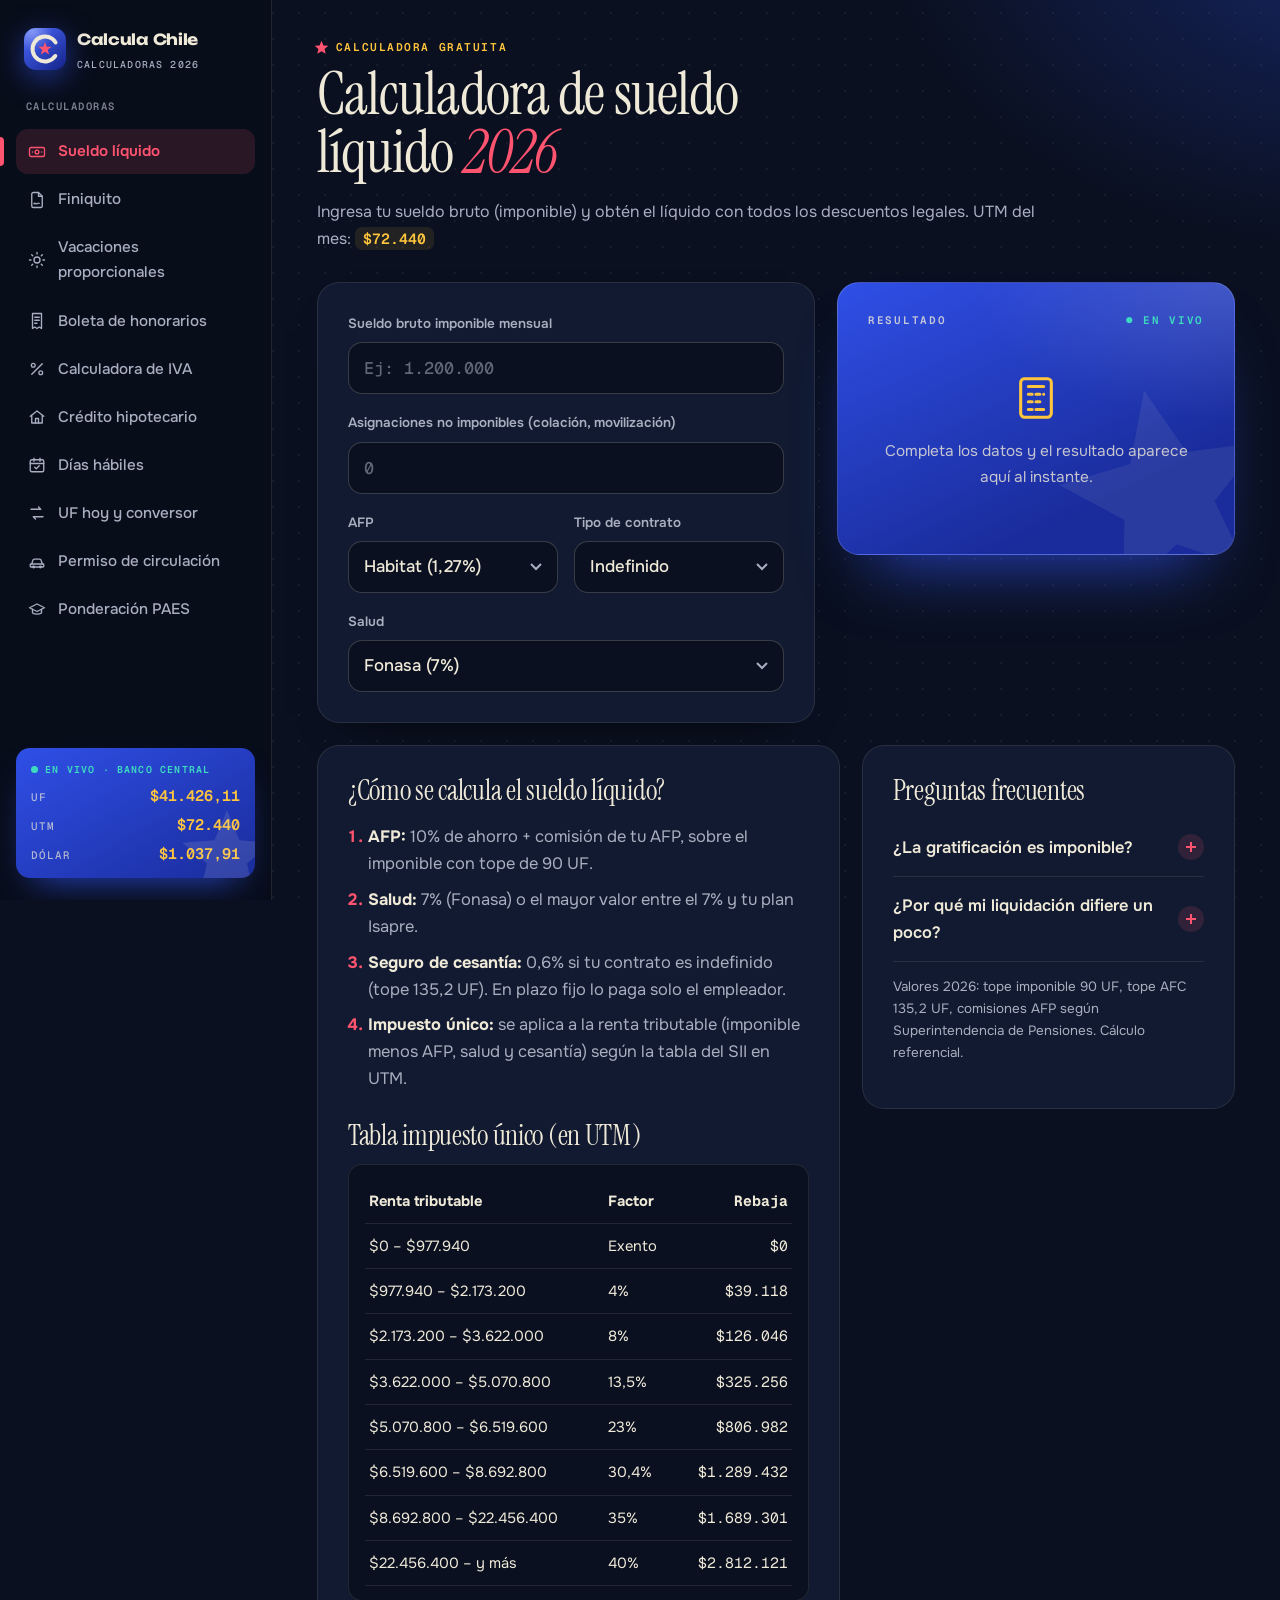
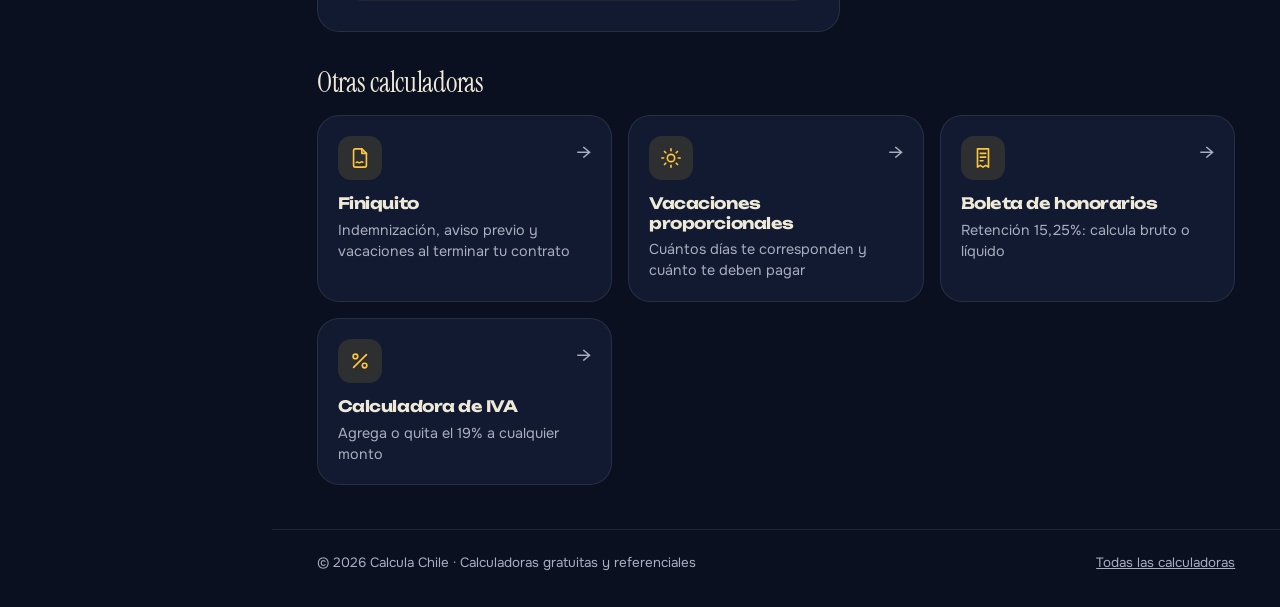
<file: sueldo-liquido/index.html>
<!doctype html>
<html lang="es-CL">
<head>
<meta charset="utf-8">
<meta name="viewport" content="width=device-width,initial-scale=1">
<meta name="color-scheme" content="dark">
<meta name="theme-color" content="#0A1020">
<link rel="icon" href="/assets/logo.svg" type="image/svg+xml">
<title>Calculadora Sueldo Líquido Chile 2026: de bruto a líquido | Calcula Chile</title>
<meta name="description" content="Calcula tu sueldo líquido 2026 con AFP, salud, seguro de cesantía e impuesto único actualizado con la UTM del mes. Gratis y con desglose.">
<link rel="canonical" href="https://TUDOMINIO.cl/sueldo-liquido/">
<link rel="preconnect" href="https://fonts.googleapis.com"><link rel="preconnect" href="https://fonts.gstatic.com" crossorigin>
<link href="https://fonts.googleapis.com/css2?family=Instrument+Serif:ital@0;1&family=Onest:wght@400;500;600;700&family=Geist+Mono:wght@400;500;600&family=Unbounded:wght@500;700&display=swap" rel="stylesheet">
<link rel="stylesheet" href="/assets/style.css?v=7056db5f">
<!-- ADSENSE -->
<script type="application/ld+json">
{"@context":"https://schema.org","@type":"FAQPage","mainEntity":[
{"@type":"Question","name":"¿Qué descuentos tiene el sueldo en Chile?","acceptedAnswer":{"@type":"Answer","text":"AFP (10% más la comisión de tu AFP), salud (7% Fonasa o tu plan Isapre), seguro de cesantía (0,6% en contrato indefinido) e impuesto único de segunda categoría si superas 13,5 UTM."}},
{"@type":"Question","name":"¿Cuál es el tope imponible 2026?","acceptedAnswer":{"@type":"Answer","text":"90 UF para AFP y salud, y 135,2 UF para el seguro de cesantía."}}
]}
</script>
</head>
<body>
<!--side-->
<aside class="side">
  <a class="brand" href="/"><span class="brand-mark"><svg class="logo" viewBox="0 0 64 64" aria-hidden="true"><defs><linearGradient id="lg" x1="8" y1="4" x2="58" y2="62" gradientUnits="userSpaceOnUse"><stop stop-color="#4764F5"/><stop offset="1" stop-color="#17278F"/></linearGradient><radialGradient id="lh" cx="20%" cy="8%" r="80%"><stop stop-color="#fff" stop-opacity=".34"/><stop offset=".6" stop-color="#fff" stop-opacity="0"/></radialGradient></defs><rect width="64" height="64" rx="18" fill="url(#lg)"/><rect width="64" height="64" rx="18" fill="url(#lh)"/><circle cx="32" cy="32" r="19" fill="none" stroke="#EFE9D8" stroke-width="6" stroke-linecap="round" stroke-dasharray="97 22.4" transform="rotate(34 32 32)"/><polygon fill="#FF5470" points="32,21.5 34.6,28.4 42,28.7 36.2,33.3 38.2,40.5 32,36.3 25.8,40.5 27.8,33.3 22,28.7 29.4,28.4"/></svg></span><span><b>Calcula Chile</b><small>CALCULADORAS 2026</small></span></a>
  <div class="side-label">Calculadoras</div>
  <nav><a href="/sueldo-liquido/" aria-current="page"><svg viewBox="0 0 24 24" fill="none" stroke-width="1.8" stroke-linecap="round" stroke-linejoin="round"><rect x="2" y="6" width="20" height="12" rx="2"/><circle cx="12" cy="12" r="2.5"/><path d="M6 12h.01M18 12h.01"/></svg>Sueldo líquido</a><a href="/finiquito/"><svg viewBox="0 0 24 24" fill="none" stroke-width="1.8" stroke-linecap="round" stroke-linejoin="round"><path d="M14 2H7a2 2 0 0 0-2 2v16a2 2 0 0 0 2 2h10a2 2 0 0 0 2-2V7z"/><path d="M14 2v5h5"/><path d="M8 17c1.5-2 2.5 1 4 0s2-1.5 3-.5"/></svg>Finiquito</a><a href="/vacaciones-proporcionales/"><svg viewBox="0 0 24 24" fill="none" stroke-width="1.8" stroke-linecap="round" stroke-linejoin="round"><circle cx="12" cy="12" r="4"/><path d="M12 2v2M12 20v2M4.9 4.9l1.4 1.4M17.7 17.7l1.4 1.4M2 12h2M20 12h2M4.9 19.1l1.4-1.4M17.7 6.3l1.4-1.4"/></svg>Vacaciones proporcionales</a><a href="/honorarios/"><svg viewBox="0 0 24 24" fill="none" stroke-width="1.8" stroke-linecap="round" stroke-linejoin="round"><path d="M6 2h12v20l-3-2-3 2-3-2-3 2z"/><path d="M9 7h6M9 11h6M9 15h3"/></svg>Boleta de honorarios</a><a href="/iva/"><svg viewBox="0 0 24 24" fill="none" stroke-width="1.8" stroke-linecap="round" stroke-linejoin="round"><path d="M19 5L5 19"/><circle cx="7" cy="7" r="2.5"/><circle cx="17" cy="17" r="2.5"/></svg>Calculadora de IVA</a><a href="/credito-hipotecario/"><svg viewBox="0 0 24 24" fill="none" stroke-width="1.8" stroke-linecap="round" stroke-linejoin="round"><path d="M3 11l9-7 9 7"/><path d="M5 10v10h14V10"/><path d="M10 20v-6h4v6"/></svg>Crédito hipotecario</a><a href="/dias-habiles/"><svg viewBox="0 0 24 24" fill="none" stroke-width="1.8" stroke-linecap="round" stroke-linejoin="round"><rect x="3" y="5" width="18" height="16" rx="2"/><path d="M3 10h18M8 3v4M16 3v4"/><path d="M9 15l2 2 4-4"/></svg>Días hábiles</a><a href="/uf/"><svg viewBox="0 0 24 24" fill="none" stroke-width="1.8" stroke-linecap="round" stroke-linejoin="round"><path d="M4 7h13l-3-3M20 17H7l3 3"/></svg>UF hoy y conversor</a><a href="/permiso-circulacion/"><svg viewBox="0 0 24 24" fill="none" stroke-width="1.8" stroke-linecap="round" stroke-linejoin="round"><path d="M5 16l1.5-5A2 2 0 0 1 8.4 9.5h7.2a2 2 0 0 1 1.9 1.5L19 16"/><rect x="3" y="16" width="18" height="4" rx="1"/><circle cx="7.5" cy="20" r="1"/><circle cx="16.5" cy="20" r="1"/></svg>Permiso de circulación</a><a href="/ponderacion-paes/"><svg viewBox="0 0 24 24" fill="none" stroke-width="1.8" stroke-linecap="round" stroke-linejoin="round"><path d="M2 9l10-5 10 5-10 5z"/><path d="M6 11v5c3 2 9 2 12 0v-5"/></svg>Ponderación PAES</a></nav>
  <div class="ticker">
    <div class="t-live">EN VIVO · BANCO CENTRAL</div>
    <div class="t-row"><span>UF</span><b data-ind="uf">$41.426,11</b></div>
    <div class="t-row"><span>UTM</span><b data-ind="utm">$72.440</b></div>
    <div class="t-row"><span>DÓLAR</span><b data-ind="dolar">$1.037,91</b></div>
  </div>
</aside>
<!--/side-->
<div class="app">
<main>
<section class="hero"><div class="crumb">Calculadora gratuita</div><h1>Calculadora de sueldo líquido <em>2026</em></h1>
<p class="lead">Ingresa tu sueldo bruto (imponible) y obtén el líquido con todos los descuentos legales. UTM del mes: <strong id="utmTxt">…</strong></p></section>
<section class="work">
<div class="card">
  <label for="bruto">Sueldo bruto imponible mensual</label>
  <input id="bruto" data-money inputmode="numeric" placeholder="Ej: 1.200.000">
  <label for="noimp">Asignaciones no imponibles (colación, movilización)</label>
  <input id="noimp" data-money inputmode="numeric" placeholder="0">
  <div class="row">
    <div>
      <label for="afp">AFP</label>
      <select id="afp">
        <option value="0.0046">Uno (0,46%)</option>
        <option value="0.0058">Modelo (0,58%)</option>
        <option value="0.0116">PlanVital (1,16%)</option>
        <option value="0.0127" selected>Habitat (1,27%)</option>
        <option value="0.0144">Capital (1,44%)</option>
        <option value="0.0144">Cuprum (1,44%)</option>
        <option value="0.0145">Provida (1,45%)</option>
      </select>
    </div>
    <div>
      <label for="contrato">Tipo de contrato</label>
      <select id="contrato">
        <option value="0.006">Indefinido</option>
        <option value="0">Plazo fijo / por obra</option>
      </select>
    </div>
  </div>
  <div class="row">
    <div>
      <label for="salud">Salud</label>
      <select id="salud"><option value="fonasa">Fonasa (7%)</option><option value="isapre">Isapre</option></select>
    </div>
    <div id="isapreBox" hidden>
      <label for="plan">Valor plan Isapre (UF)</label>
      <input id="plan" inputmode="decimal" placeholder="Ej: 3,5">
    </div>
  </div>

</div>
<aside class="panel"><div class="panel-head"><span>Resultado</span><i>● EN VIVO</i></div>
<div class="result" id="res" hidden>
    <table>
      <tr><td>Sueldo imponible</td><td id="rImp"></td></tr>
      <tr><td>AFP (10% + comisión)</td><td id="rAfp"></td></tr>
      <tr><td>Salud</td><td id="rSalud"></td></tr>
      <tr><td>Seguro de cesantía</td><td id="rAfc"></td></tr>
      <tr><td>Impuesto único</td><td id="rImpto"></td></tr>
      <tr><td>No imponibles</td><td id="rNoimp"></td></tr>
      <tr><td><strong>Sueldo líquido</strong></td><td class="big" id="rLiq"></td></tr>
    </table>
  </div>
<div class="ph"><svg viewBox="0 0 24 24" fill="none" stroke-width="1.6" stroke-linecap="round"><rect x="4" y="2" width="16" height="20" rx="2"/><path d="M8 6h8M8 10h2M12 10h2M16 10h0M8 14h2M12 14h2M8 18h2M12 18h4"/></svg><p>Completa los datos y el resultado aparece aquí al instante.</p></div></aside>
</section>
<div class="ad"><!-- espacio anuncio --></div>
<section class="info">
<div><h2>¿Cómo se calcula el sueldo líquido?</h2>
<ol>
  <li><strong>AFP:</strong> 10% de ahorro + comisión de tu AFP, sobre el imponible con tope de 90 UF.</li>
  <li><strong>Salud:</strong> 7% (Fonasa) o el mayor valor entre el 7% y tu plan Isapre.</li>
  <li><strong>Seguro de cesantía:</strong> 0,6% si tu contrato es indefinido (tope 135,2 UF). En plazo fijo lo paga solo el empleador.</li>
  <li><strong>Impuesto único:</strong> se aplica a la renta tributable (imponible menos AFP, salud y cesantía) según la tabla del SII en UTM.</li>
</ol>

<h2>Tabla impuesto único (en UTM)</h2>
<div class="card"><table style="width:100%" id="tabla"></table></div></div>
<div><h2>Preguntas frecuentes</h2>
<details><summary>¿La gratificación es imponible?</summary><p>Sí. Si recibes gratificación mensual, súmala al sueldo bruto imponible.</p></details>
<details><summary>¿Por qué mi liquidación difiere un poco?</summary><p>Pueden existir descuentos voluntarios (APV, préstamos, sindicato) o ajustes por días trabajados. Este cálculo es referencial.</p></details>
<p class="note">Valores 2026: tope imponible 90 UF, tope AFC 135,2 UF, comisiones AFP según Superintendencia de Pensiones. Cálculo referencial.</p></div>
</section>
<section class="related"><h2>Otras calculadoras</h2><div class="tools"><a href="/finiquito/"><span class="ic"><svg viewBox="0 0 24 24" fill="none" stroke-width="1.8" stroke-linecap="round" stroke-linejoin="round"><path d="M14 2H7a2 2 0 0 0-2 2v16a2 2 0 0 0 2 2h10a2 2 0 0 0 2-2V7z"/><path d="M14 2v5h5"/><path d="M8 17c1.5-2 2.5 1 4 0s2-1.5 3-.5"/></svg></span><strong>Finiquito</strong><small>Indemnización, aviso previo y vacaciones al terminar tu contrato</small></a><a href="/vacaciones-proporcionales/"><span class="ic"><svg viewBox="0 0 24 24" fill="none" stroke-width="1.8" stroke-linecap="round" stroke-linejoin="round"><circle cx="12" cy="12" r="4"/><path d="M12 2v2M12 20v2M4.9 4.9l1.4 1.4M17.7 17.7l1.4 1.4M2 12h2M20 12h2M4.9 19.1l1.4-1.4M17.7 6.3l1.4-1.4"/></svg></span><strong>Vacaciones proporcionales</strong><small>Cuántos días te corresponden y cuánto te deben pagar</small></a><a href="/honorarios/"><span class="ic"><svg viewBox="0 0 24 24" fill="none" stroke-width="1.8" stroke-linecap="round" stroke-linejoin="round"><path d="M6 2h12v20l-3-2-3 2-3-2-3 2z"/><path d="M9 7h6M9 11h6M9 15h3"/></svg></span><strong>Boleta de honorarios</strong><small>Retención 15,25%: calcula bruto o líquido</small></a><a href="/iva/"><span class="ic"><svg viewBox="0 0 24 24" fill="none" stroke-width="1.8" stroke-linecap="round" stroke-linejoin="round"><path d="M19 5L5 19"/><circle cx="7" cy="7" r="2.5"/><circle cx="17" cy="17" r="2.5"/></svg></span><strong>Calculadora de IVA</strong><small>Agrega o quita el 19% a cualquier monto</small></a></div></section>
</main>
<footer><span>© <span data-year></span> Calcula Chile · Calculadoras gratuitas y referenciales</span><a href="/">Todas las calculadoras</a></footer>
</div><!--/app-->
<script src="/assets/common.js?v=ec8a8970"></script>
<script>
const $ = (id) => document.getElementById(id);
// Tramos: [desde UTM, hasta UTM, factor, rebaja UTM]
const TRAMOS = [[0,13.5,0,0],[13.5,30,.04,.54],[30,50,.08,1.74],[50,70,.135,4.49],[70,90,.23,11.14],[90,120,.304,17.8],[120,310,.35,23.32],[310,Infinity,.4,38.82]];
let UF = 41000, UTM = 71721;

function impuesto(trib) {
  const t = TRAMOS.find(([a, b]) => trib / UTM > a && trib / UTM <= b) || TRAMOS[0];
  return Math.max(0, trib * t[2] - t[3] * UTM);
}
function calc() {
  $("isapreBox").hidden = $("salud").value !== "isapre";
  const bruto = num($("bruto"));
  if (!bruto) return ($("res").hidden = true);
  const imp = Math.min(bruto, 90 * UF);
  const afp = imp * (0.1 + Number($("afp").value));
  let salud = imp * 0.07;
  if ($("salud").value === "isapre") salud = Math.max(salud, num($("plan")) * UF);
  const afc = Math.min(bruto, 135.2 * UF) * Number($("contrato").value);
  // Rebaja tributaria de salud limitada al 7% con tope
  const trib = bruto - afp - Math.min(salud, imp * 0.07) - afc;
  const impto = impuesto(trib);
  const noimp = num($("noimp"));
  $("rImp").textContent = clp(bruto);
  $("rAfp").textContent = "−" + clp(afp);
  $("rSalud").textContent = "−" + clp(salud);
  $("rAfc").textContent = "−" + clp(afc);
  $("rImpto").textContent = "−" + clp(impto);
  $("rNoimp").textContent = "+" + clp(noimp);
  $("rLiq").textContent = clp(bruto - afp - salud - afc - impto + noimp);
  $("res").hidden = false;
}
function tabla() {
  $("tabla").innerHTML = "<tr><td><strong>Renta tributable</strong></td><td><strong>Factor</strong></td><td><strong>Rebaja</strong></td></tr>" +
    TRAMOS.map(([a, b, f, r]) => `<tr><td>${clp(a * UTM)} – ${b === Infinity ? "y más" : clp(b * UTM)}</td><td>${f ? (f * 100).toLocaleString("es-CL") + "%" : "Exento"}</td><td>${clp(r * UTM)}</td></tr>`).join("");
}
loadJSON("/data/indicadores.json").then((d) => { UF = d.uf; UTM = d.utm; }).catch(() => {}).finally(() => {
  $("utmTxt").textContent = clp(UTM); tabla(); calc();
});
["bruto", "noimp", "afp", "contrato", "salud", "plan"].forEach((id) => $(id).addEventListener("input", calc));
</script>
</body>
</html>
</file>
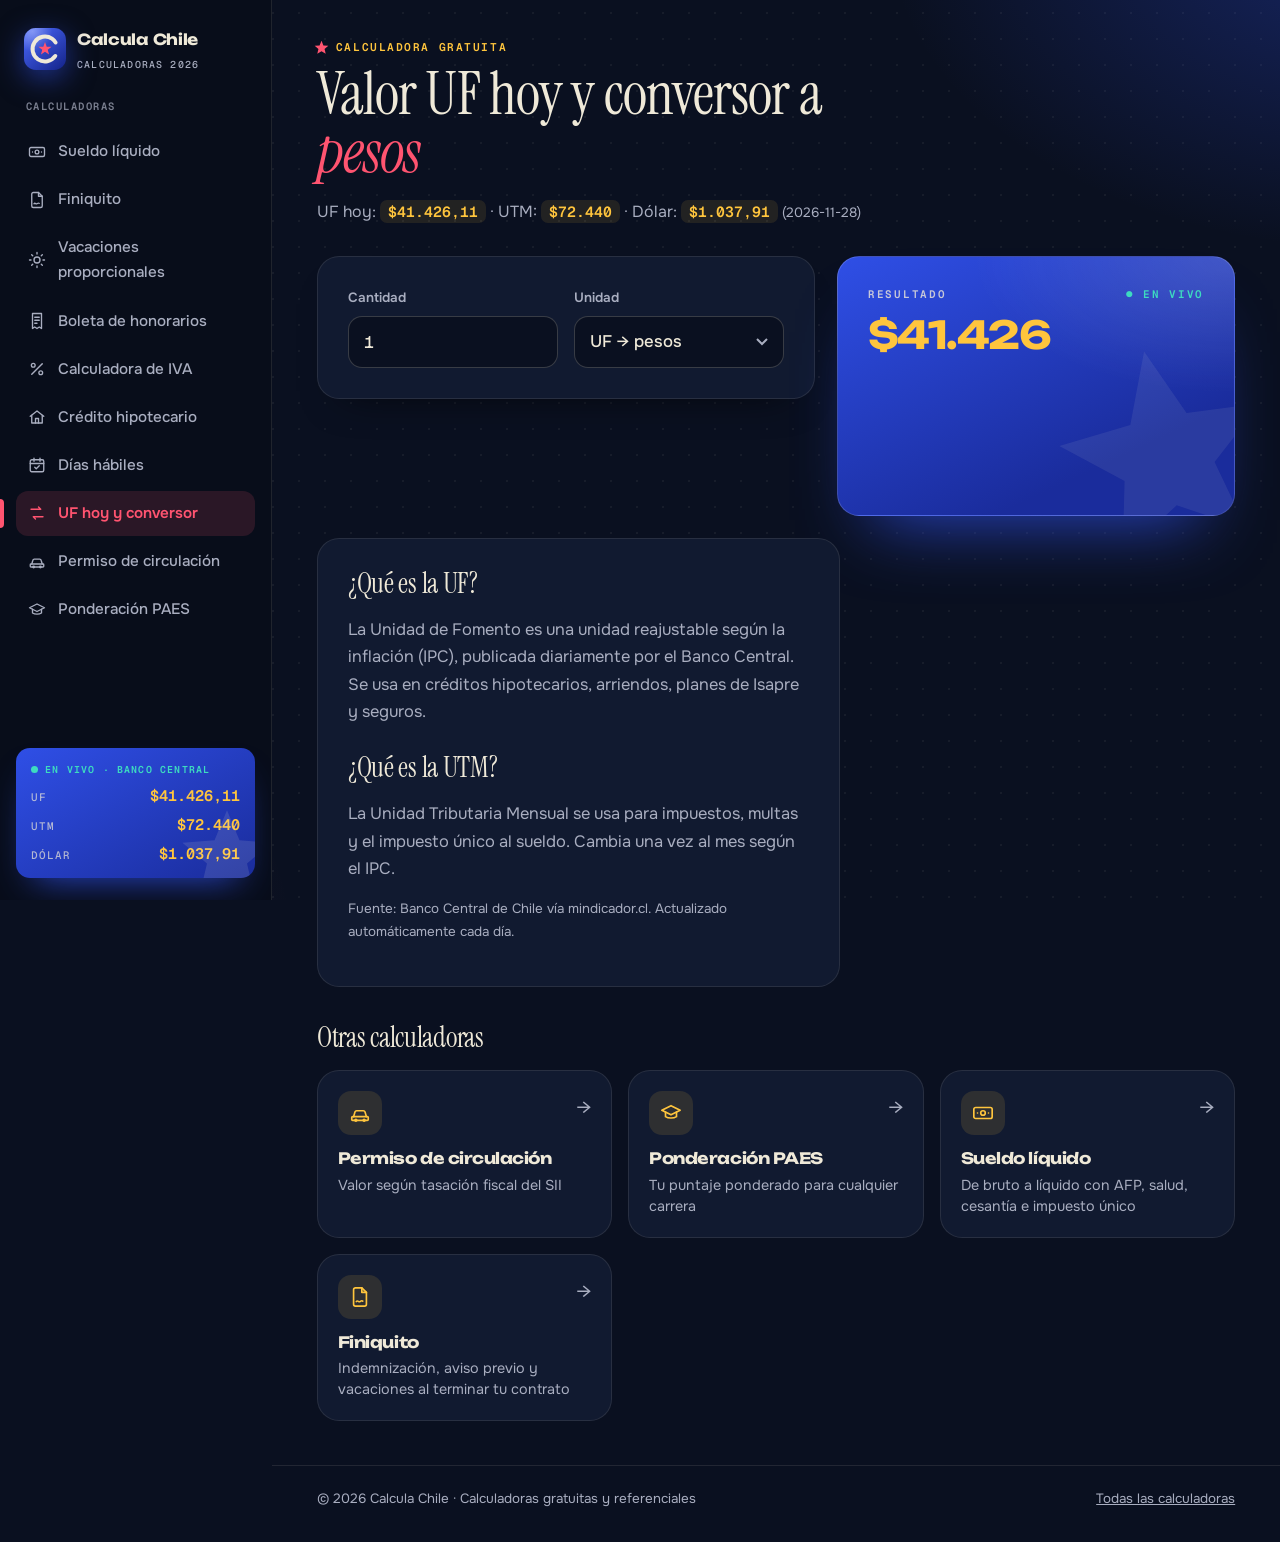
<file: uf/index.html>
<!doctype html>
<html lang="es-CL">
<head>
<meta charset="utf-8">
<meta name="viewport" content="width=device-width,initial-scale=1">
<meta name="color-scheme" content="dark">
<meta name="theme-color" content="#0A1020">
<link rel="icon" href="/assets/logo.svg" type="image/svg+xml">
<title>Valor UF Hoy y Conversor UF, UTM, Dólar a Pesos | Calcula Chile</title>
<meta name="description" content="Valor de la UF de hoy, UTM del mes y dólar observado. Convierte UF a pesos, pesos a UF, UTM y dólares al instante.">
<link rel="canonical" href="https://TUDOMINIO.cl/uf/">
<link rel="preconnect" href="https://fonts.googleapis.com"><link rel="preconnect" href="https://fonts.gstatic.com" crossorigin>
<link href="https://fonts.googleapis.com/css2?family=Instrument+Serif:ital@0;1&family=Onest:wght@400;500;600;700&family=Geist+Mono:wght@400;500;600&family=Unbounded:wght@500;700&display=swap" rel="stylesheet">
<link rel="stylesheet" href="/assets/style.css?v=7056db5f">
<!-- ADSENSE -->
</head>
<body>
<!--side-->
<aside class="side">
  <a class="brand" href="/"><span class="brand-mark"><svg class="logo" viewBox="0 0 64 64" aria-hidden="true"><defs><linearGradient id="lg" x1="8" y1="4" x2="58" y2="62" gradientUnits="userSpaceOnUse"><stop stop-color="#4764F5"/><stop offset="1" stop-color="#17278F"/></linearGradient><radialGradient id="lh" cx="20%" cy="8%" r="80%"><stop stop-color="#fff" stop-opacity=".34"/><stop offset=".6" stop-color="#fff" stop-opacity="0"/></radialGradient></defs><rect width="64" height="64" rx="18" fill="url(#lg)"/><rect width="64" height="64" rx="18" fill="url(#lh)"/><circle cx="32" cy="32" r="19" fill="none" stroke="#EFE9D8" stroke-width="6" stroke-linecap="round" stroke-dasharray="97 22.4" transform="rotate(34 32 32)"/><polygon fill="#FF5470" points="32,21.5 34.6,28.4 42,28.7 36.2,33.3 38.2,40.5 32,36.3 25.8,40.5 27.8,33.3 22,28.7 29.4,28.4"/></svg></span><span><b>Calcula Chile</b><small>CALCULADORAS 2026</small></span></a>
  <div class="side-label">Calculadoras</div>
  <nav><a href="/sueldo-liquido/"><svg viewBox="0 0 24 24" fill="none" stroke-width="1.8" stroke-linecap="round" stroke-linejoin="round"><rect x="2" y="6" width="20" height="12" rx="2"/><circle cx="12" cy="12" r="2.5"/><path d="M6 12h.01M18 12h.01"/></svg>Sueldo líquido</a><a href="/finiquito/"><svg viewBox="0 0 24 24" fill="none" stroke-width="1.8" stroke-linecap="round" stroke-linejoin="round"><path d="M14 2H7a2 2 0 0 0-2 2v16a2 2 0 0 0 2 2h10a2 2 0 0 0 2-2V7z"/><path d="M14 2v5h5"/><path d="M8 17c1.5-2 2.5 1 4 0s2-1.5 3-.5"/></svg>Finiquito</a><a href="/vacaciones-proporcionales/"><svg viewBox="0 0 24 24" fill="none" stroke-width="1.8" stroke-linecap="round" stroke-linejoin="round"><circle cx="12" cy="12" r="4"/><path d="M12 2v2M12 20v2M4.9 4.9l1.4 1.4M17.7 17.7l1.4 1.4M2 12h2M20 12h2M4.9 19.1l1.4-1.4M17.7 6.3l1.4-1.4"/></svg>Vacaciones proporcionales</a><a href="/honorarios/"><svg viewBox="0 0 24 24" fill="none" stroke-width="1.8" stroke-linecap="round" stroke-linejoin="round"><path d="M6 2h12v20l-3-2-3 2-3-2-3 2z"/><path d="M9 7h6M9 11h6M9 15h3"/></svg>Boleta de honorarios</a><a href="/iva/"><svg viewBox="0 0 24 24" fill="none" stroke-width="1.8" stroke-linecap="round" stroke-linejoin="round"><path d="M19 5L5 19"/><circle cx="7" cy="7" r="2.5"/><circle cx="17" cy="17" r="2.5"/></svg>Calculadora de IVA</a><a href="/credito-hipotecario/"><svg viewBox="0 0 24 24" fill="none" stroke-width="1.8" stroke-linecap="round" stroke-linejoin="round"><path d="M3 11l9-7 9 7"/><path d="M5 10v10h14V10"/><path d="M10 20v-6h4v6"/></svg>Crédito hipotecario</a><a href="/dias-habiles/"><svg viewBox="0 0 24 24" fill="none" stroke-width="1.8" stroke-linecap="round" stroke-linejoin="round"><rect x="3" y="5" width="18" height="16" rx="2"/><path d="M3 10h18M8 3v4M16 3v4"/><path d="M9 15l2 2 4-4"/></svg>Días hábiles</a><a href="/uf/" aria-current="page"><svg viewBox="0 0 24 24" fill="none" stroke-width="1.8" stroke-linecap="round" stroke-linejoin="round"><path d="M4 7h13l-3-3M20 17H7l3 3"/></svg>UF hoy y conversor</a><a href="/permiso-circulacion/"><svg viewBox="0 0 24 24" fill="none" stroke-width="1.8" stroke-linecap="round" stroke-linejoin="round"><path d="M5 16l1.5-5A2 2 0 0 1 8.4 9.5h7.2a2 2 0 0 1 1.9 1.5L19 16"/><rect x="3" y="16" width="18" height="4" rx="1"/><circle cx="7.5" cy="20" r="1"/><circle cx="16.5" cy="20" r="1"/></svg>Permiso de circulación</a><a href="/ponderacion-paes/"><svg viewBox="0 0 24 24" fill="none" stroke-width="1.8" stroke-linecap="round" stroke-linejoin="round"><path d="M2 9l10-5 10 5-10 5z"/><path d="M6 11v5c3 2 9 2 12 0v-5"/></svg>Ponderación PAES</a></nav>
  <div class="ticker">
    <div class="t-live">EN VIVO · BANCO CENTRAL</div>
    <div class="t-row"><span>UF</span><b data-ind="uf">$41.426,11</b></div>
    <div class="t-row"><span>UTM</span><b data-ind="utm">$72.440</b></div>
    <div class="t-row"><span>DÓLAR</span><b data-ind="dolar">$1.037,91</b></div>
  </div>
</aside>
<!--/side-->
<div class="app">
<main>
<section class="hero"><div class="crumb">Calculadora gratuita</div><h1>Valor UF hoy y conversor a <em>pesos</em></h1>
<p class="lead" id="valores">Cargando indicadores…</p></section>
<section class="work">
<div class="card">
  <div class="row">
    <div><label for="cant">Cantidad</label><input id="cant" inputmode="decimal" value="1"></div>
    <div>
      <label for="uni">Unidad</label>
      <select id="uni">
        <option value="uf">UF → pesos</option>
        <option value="utm">UTM → pesos</option>
        <option value="dolar">Dólar → pesos</option>
        <option value="euro">Euro → pesos</option>
        <option value="clp">Pesos → UF, UTM, dólar</option>
      </select>
    </div>
  </div>

</div>
<aside class="panel"><div class="panel-head"><span>Resultado</span><i>● EN VIVO</i></div>
<div class="result" id="res"></div>
<div class="ph"><svg viewBox="0 0 24 24" fill="none" stroke-width="1.6" stroke-linecap="round"><rect x="4" y="2" width="16" height="20" rx="2"/><path d="M8 6h8M8 10h2M12 10h2M16 10h0M8 14h2M12 14h2M8 18h2M12 18h4"/></svg><p>Completa los datos y el resultado aparece aquí al instante.</p></div></aside>
</section>
<div class="ad"><!-- espacio anuncio --></div>
<section class="info">
<div><h2>¿Qué es la UF?</h2>
<p>La Unidad de Fomento es una unidad reajustable según la inflación (IPC), publicada diariamente por el Banco Central. Se usa en créditos hipotecarios, arriendos, planes de Isapre y seguros.</p>
<h2>¿Qué es la UTM?</h2>
<p>La Unidad Tributaria Mensual se usa para impuestos, multas y el impuesto único al sueldo. Cambia una vez al mes según el IPC.</p>
<p class="note">Fuente: Banco Central de Chile vía mindicador.cl. Actualizado automáticamente cada día.</p></div>
</section>
<section class="related"><h2>Otras calculadoras</h2><div class="tools"><a href="/permiso-circulacion/"><span class="ic"><svg viewBox="0 0 24 24" fill="none" stroke-width="1.8" stroke-linecap="round" stroke-linejoin="round"><path d="M5 16l1.5-5A2 2 0 0 1 8.4 9.5h7.2a2 2 0 0 1 1.9 1.5L19 16"/><rect x="3" y="16" width="18" height="4" rx="1"/><circle cx="7.5" cy="20" r="1"/><circle cx="16.5" cy="20" r="1"/></svg></span><strong>Permiso de circulación</strong><small>Valor según tasación fiscal del SII</small></a><a href="/ponderacion-paes/"><span class="ic"><svg viewBox="0 0 24 24" fill="none" stroke-width="1.8" stroke-linecap="round" stroke-linejoin="round"><path d="M2 9l10-5 10 5-10 5z"/><path d="M6 11v5c3 2 9 2 12 0v-5"/></svg></span><strong>Ponderación PAES</strong><small>Tu puntaje ponderado para cualquier carrera</small></a><a href="/sueldo-liquido/"><span class="ic"><svg viewBox="0 0 24 24" fill="none" stroke-width="1.8" stroke-linecap="round" stroke-linejoin="round"><rect x="2" y="6" width="20" height="12" rx="2"/><circle cx="12" cy="12" r="2.5"/><path d="M6 12h.01M18 12h.01"/></svg></span><strong>Sueldo líquido</strong><small>De bruto a líquido con AFP, salud, cesantía e impuesto único</small></a><a href="/finiquito/"><span class="ic"><svg viewBox="0 0 24 24" fill="none" stroke-width="1.8" stroke-linecap="round" stroke-linejoin="round"><path d="M14 2H7a2 2 0 0 0-2 2v16a2 2 0 0 0 2 2h10a2 2 0 0 0 2-2V7z"/><path d="M14 2v5h5"/><path d="M8 17c1.5-2 2.5 1 4 0s2-1.5 3-.5"/></svg></span><strong>Finiquito</strong><small>Indemnización, aviso previo y vacaciones al terminar tu contrato</small></a></div></section>
</main>
<footer><span>© <span data-year></span> Calcula Chile · Calculadoras gratuitas y referenciales</span><a href="/">Todas las calculadoras</a></footer>
</div><!--/app-->
<script src="/assets/common.js?v=ec8a8970"></script>
<script>
const $ = (id) => document.getElementById(id);
let D;
const dec = (n, d = 2) => n.toLocaleString("es-CL", { maximumFractionDigits: d });
function calc() {
  if (!D) return;
  const c = Number($("cant").value.replace(/\./g, "").replace(",", ".")) || 0;
  const u = $("uni").value;
  $("res").innerHTML = u === "clp"
    ? `<table><tr><td>En UF</td><td>${dec(c / D.uf, 4)} UF</td></tr><tr><td>En UTM</td><td>${dec(c / D.utm, 4)} UTM</td></tr><tr><td>En dólares</td><td>US$${dec(c / D.dolar)}</td></tr><tr><td>En euros</td><td>€${dec(c / D.euro)}</td></tr></table>`
    : `<p class="big">${clp(c * D[u])}</p>`;
}
loadJSON("/data/indicadores.json").then((d) => {
  D = d;
  $("valores").innerHTML = `UF hoy: <strong>${"$" + dec(d.uf)}</strong> · UTM: <strong>${clp(d.utm)}</strong> · Dólar: <strong>${"$" + dec(d.dolar)}</strong> <span class="note">(${d.fechaUf})</span>`;
  calc();
});
["cant", "uni"].forEach((id) => $(id).addEventListener("input", calc));
</script>
</body>
</html>
</file>
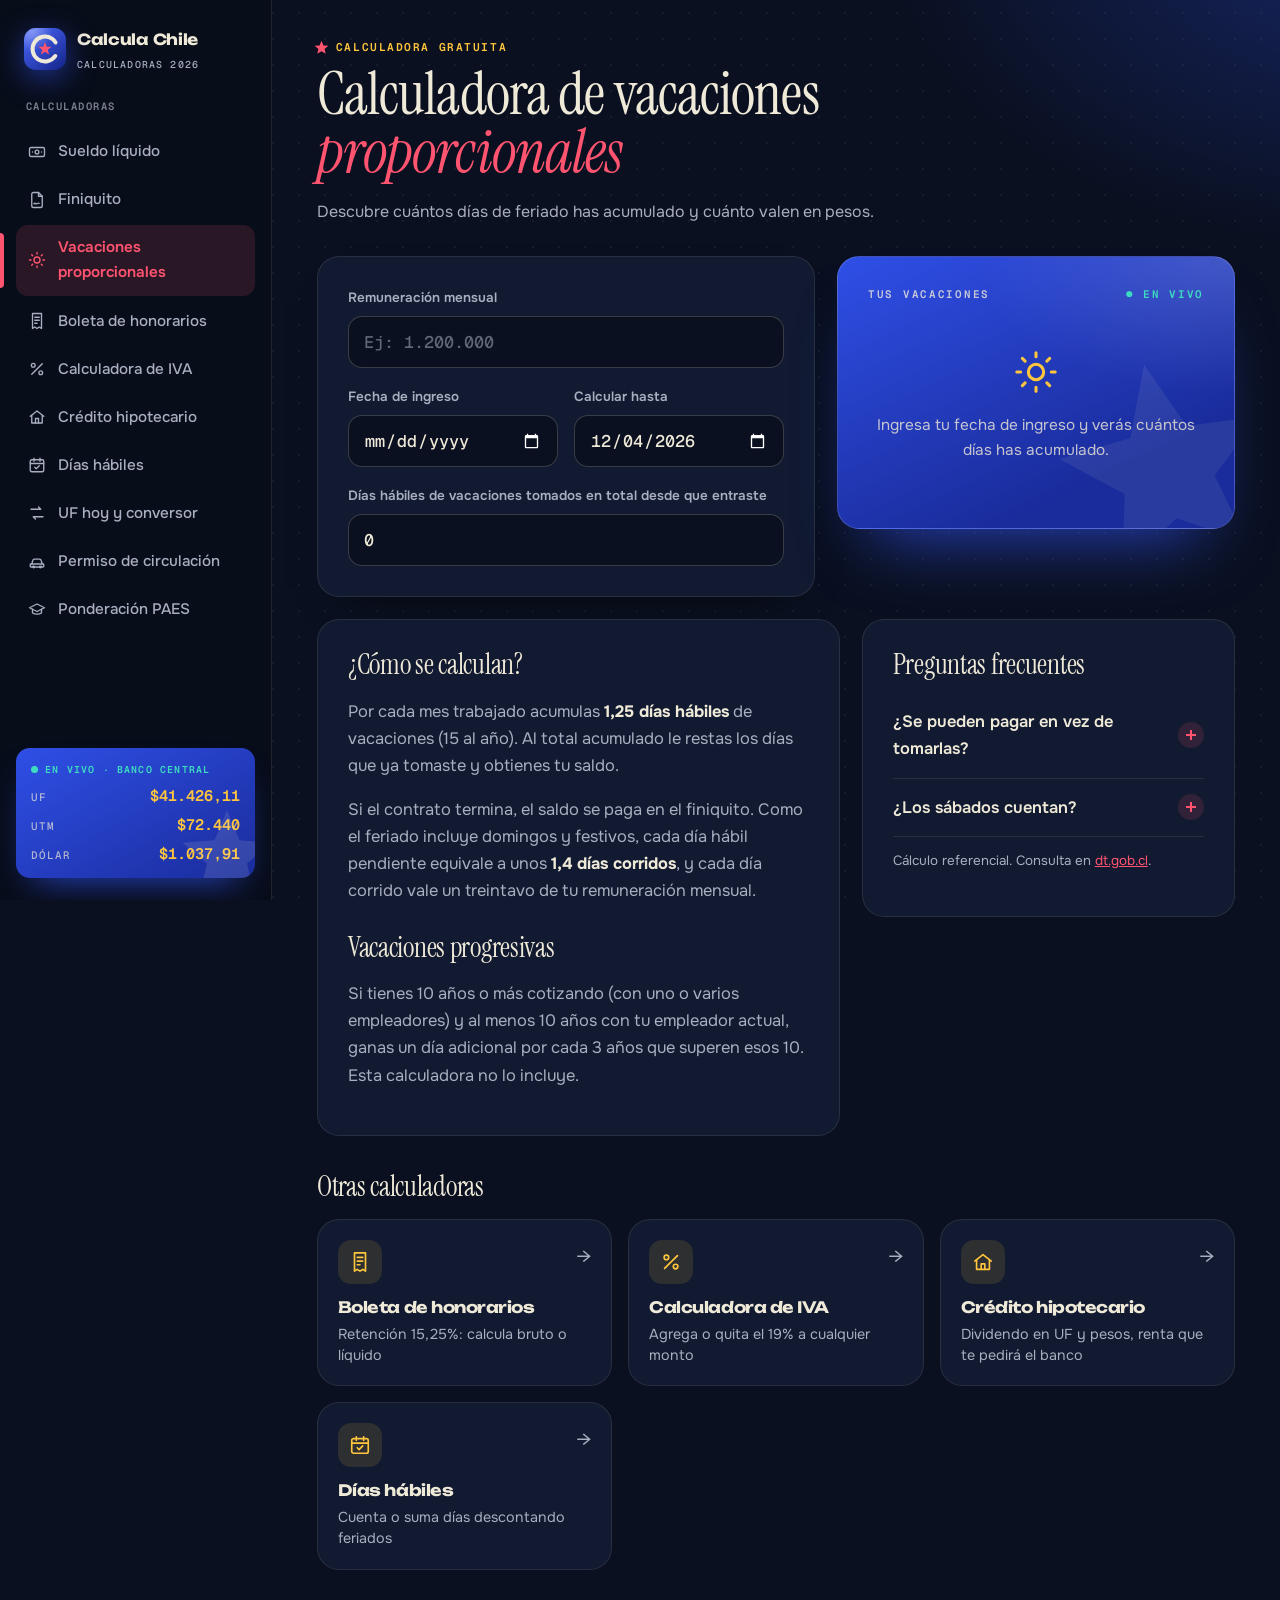
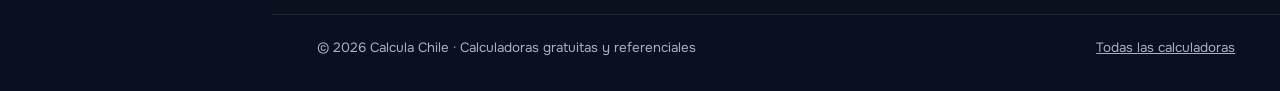
<file: vacaciones-proporcionales/index.html>
<!doctype html>
<html lang="es-CL">
<head>
<meta charset="utf-8">
<meta name="viewport" content="width=device-width,initial-scale=1">
<meta name="color-scheme" content="dark">
<meta name="theme-color" content="#0A1020">
<link rel="icon" href="/assets/logo.svg" type="image/svg+xml">
<title>Calculadora de Vacaciones Proporcionales Chile 2026 | Calcula Chile</title>
<meta name="description" content="Calcula cuántos días de vacaciones has acumulado y cuánto te deben pagar: 1,25 días hábiles por mes trabajado, descontando los que ya tomaste.">
<link rel="canonical" href="https://TUDOMINIO.cl/vacaciones-proporcionales/">
<link href="https://fonts.googleapis.com/css2?family=Instrument+Serif:ital@0;1&family=Onest:wght@400;500;600;700&family=Geist+Mono:wght@400;500;600&family=Unbounded:wght@500;700&display=swap" rel="stylesheet">
<link rel="stylesheet" href="/assets/style.css?v=7056db5f">
<!-- ADSENSE -->
<script type="application/ld+json">
{"@context":"https://schema.org","@type":"FAQPage","mainEntity":[
{"@type":"Question","name":"¿Cuántos días de vacaciones me corresponden por mes?","acceptedAnswer":{"@type":"Answer","text":"1,25 días hábiles por cada mes trabajado, es decir, 15 días hábiles al año."}},
{"@type":"Question","name":"¿Cómo se pagan las vacaciones proporcionales?","acceptedAnswer":{"@type":"Answer","text":"Se paga el valor de los días pendientes incluyendo los domingos y festivos del período, con la última remuneración."}}
]}
</script>
</head>
<body>
<!--side-->
<aside class="side">
  <a class="brand" href="/"><span class="brand-mark"><svg class="logo" viewBox="0 0 64 64" aria-hidden="true"><defs><linearGradient id="lg" x1="8" y1="4" x2="58" y2="62" gradientUnits="userSpaceOnUse"><stop stop-color="#4764F5"/><stop offset="1" stop-color="#17278F"/></linearGradient><radialGradient id="lh" cx="20%" cy="8%" r="80%"><stop stop-color="#fff" stop-opacity=".34"/><stop offset=".6" stop-color="#fff" stop-opacity="0"/></radialGradient></defs><rect width="64" height="64" rx="18" fill="url(#lg)"/><rect width="64" height="64" rx="18" fill="url(#lh)"/><circle cx="32" cy="32" r="19" fill="none" stroke="#EFE9D8" stroke-width="6" stroke-linecap="round" stroke-dasharray="97 22.4" transform="rotate(34 32 32)"/><polygon fill="#FF5470" points="32,21.5 34.6,28.4 42,28.7 36.2,33.3 38.2,40.5 32,36.3 25.8,40.5 27.8,33.3 22,28.7 29.4,28.4"/></svg></span><span><b>Calcula Chile</b><small>CALCULADORAS 2026</small></span></a>
  <div class="side-label">Calculadoras</div>
  <nav><a href="/sueldo-liquido/"><svg viewBox="0 0 24 24" fill="none" stroke-width="1.8" stroke-linecap="round" stroke-linejoin="round"><rect x="2" y="6" width="20" height="12" rx="2"/><circle cx="12" cy="12" r="2.5"/><path d="M6 12h.01M18 12h.01"/></svg>Sueldo líquido</a><a href="/finiquito/"><svg viewBox="0 0 24 24" fill="none" stroke-width="1.8" stroke-linecap="round" stroke-linejoin="round"><path d="M14 2H7a2 2 0 0 0-2 2v16a2 2 0 0 0 2 2h10a2 2 0 0 0 2-2V7z"/><path d="M14 2v5h5"/><path d="M8 17c1.5-2 2.5 1 4 0s2-1.5 3-.5"/></svg>Finiquito</a><a href="/vacaciones-proporcionales/" aria-current="page"><svg viewBox="0 0 24 24" fill="none" stroke-width="1.8" stroke-linecap="round" stroke-linejoin="round"><circle cx="12" cy="12" r="4"/><path d="M12 2v2M12 20v2M4.9 4.9l1.4 1.4M17.7 17.7l1.4 1.4M2 12h2M20 12h2M4.9 19.1l1.4-1.4M17.7 6.3l1.4-1.4"/></svg>Vacaciones proporcionales</a><a href="/honorarios/"><svg viewBox="0 0 24 24" fill="none" stroke-width="1.8" stroke-linecap="round" stroke-linejoin="round"><path d="M6 2h12v20l-3-2-3 2-3-2-3 2z"/><path d="M9 7h6M9 11h6M9 15h3"/></svg>Boleta de honorarios</a><a href="/iva/"><svg viewBox="0 0 24 24" fill="none" stroke-width="1.8" stroke-linecap="round" stroke-linejoin="round"><path d="M19 5L5 19"/><circle cx="7" cy="7" r="2.5"/><circle cx="17" cy="17" r="2.5"/></svg>Calculadora de IVA</a><a href="/credito-hipotecario/"><svg viewBox="0 0 24 24" fill="none" stroke-width="1.8" stroke-linecap="round" stroke-linejoin="round"><path d="M3 11l9-7 9 7"/><path d="M5 10v10h14V10"/><path d="M10 20v-6h4v6"/></svg>Crédito hipotecario</a><a href="/dias-habiles/"><svg viewBox="0 0 24 24" fill="none" stroke-width="1.8" stroke-linecap="round" stroke-linejoin="round"><rect x="3" y="5" width="18" height="16" rx="2"/><path d="M3 10h18M8 3v4M16 3v4"/><path d="M9 15l2 2 4-4"/></svg>Días hábiles</a><a href="/uf/"><svg viewBox="0 0 24 24" fill="none" stroke-width="1.8" stroke-linecap="round" stroke-linejoin="round"><path d="M4 7h13l-3-3M20 17H7l3 3"/></svg>UF hoy y conversor</a><a href="/permiso-circulacion/"><svg viewBox="0 0 24 24" fill="none" stroke-width="1.8" stroke-linecap="round" stroke-linejoin="round"><path d="M5 16l1.5-5A2 2 0 0 1 8.4 9.5h7.2a2 2 0 0 1 1.9 1.5L19 16"/><rect x="3" y="16" width="18" height="4" rx="1"/><circle cx="7.5" cy="20" r="1"/><circle cx="16.5" cy="20" r="1"/></svg>Permiso de circulación</a><a href="/ponderacion-paes/"><svg viewBox="0 0 24 24" fill="none" stroke-width="1.8" stroke-linecap="round" stroke-linejoin="round"><path d="M2 9l10-5 10 5-10 5z"/><path d="M6 11v5c3 2 9 2 12 0v-5"/></svg>Ponderación PAES</a></nav>
  <div class="ticker">
    <div class="t-live">EN VIVO · BANCO CENTRAL</div>
    <div class="t-row"><span>UF</span><b data-ind="uf">$41.426,11</b></div>
    <div class="t-row"><span>UTM</span><b data-ind="utm">$72.440</b></div>
    <div class="t-row"><span>DÓLAR</span><b data-ind="dolar">$1.037,91</b></div>
  </div>
</aside>
<!--/side-->
<div class="app">
<main>
<section class="hero"><div class="crumb">Calculadora gratuita</div><h1>Calculadora de vacaciones <em>proporcionales</em></h1>
<p class="lead">Descubre cuántos días de feriado has acumulado y cuánto valen en pesos.</p></section>
<section class="work">
<div class="card">
  <label for="sueldo">Remuneración mensual</label>
  <input id="sueldo" data-money inputmode="numeric" placeholder="Ej: 1.200.000">
  <div class="row">
    <div><label for="ini">Fecha de ingreso</label><input type="date" id="ini"></div>
    <div><label for="fin">Calcular hasta</label><input type="date" id="fin"></div>
  </div>
  <label for="tom">Días hábiles de vacaciones tomados en total desde que entraste</label>
  <input id="tom" type="number" min="0" value="0">
</div>
<aside class="panel"><div class="panel-head"><span>Tus vacaciones</span><i>● EN VIVO</i></div>
<div class="result" id="res" hidden></div>
<div class="ph"><svg viewBox="0 0 24 24" fill="none" stroke-width="1.6" stroke-linecap="round"><circle cx="12" cy="12" r="4"/><path d="M12 2v2M12 20v2M4.9 4.9l1.4 1.4M17.7 17.7l1.4 1.4M2 12h2M20 12h2M4.9 19.1l1.4-1.4M17.7 6.3l1.4-1.4"/></svg><p>Ingresa tu fecha de ingreso y verás cuántos días has acumulado.</p></div></aside>
</section>
<div class="ad"><!-- espacio anuncio --></div>
<section class="info">
<div>
<h2>¿Cómo se calculan?</h2>
<p>Por cada mes trabajado acumulas <strong>1,25 días hábiles</strong> de vacaciones (15 al año). Al total acumulado le restas los días que ya tomaste y obtienes tu saldo.</p>
<p>Si el contrato termina, el saldo se paga en el finiquito. Como el feriado incluye domingos y festivos, cada día hábil pendiente equivale a unos <strong>1,4 días corridos</strong>, y cada día corrido vale un treintavo de tu remuneración mensual.</p>
<h2>Vacaciones progresivas</h2>
<p>Si tienes 10 años o más cotizando (con uno o varios empleadores) y al menos 10 años con tu empleador actual, ganas un día adicional por cada 3 años que superen esos 10. Esta calculadora no lo incluye.</p>
</div>
<div>
<h2>Preguntas frecuentes</h2>
<details><summary>¿Se pueden pagar en vez de tomarlas?</summary><p>Solo al terminar el contrato. Mientras estás contratado debes tomar al menos 10 de los 15 días hábiles; el resto puede acumularse hasta por dos períodos.</p></details>
<details><summary>¿Los sábados cuentan?</summary><p>El sábado es día inhábil para el cómputo del feriado, salvo que tu jornada lo incluya como laboral según la Dirección del Trabajo.</p></details>
<p class="note">Cálculo referencial. Consulta en <a href="https://www.dt.gob.cl">dt.gob.cl</a>.</p>
</div>
</section>
<section class="related"><h2>Otras calculadoras</h2><div class="tools"><a href="/honorarios/"><span class="ic"><svg viewBox="0 0 24 24" fill="none" stroke-width="1.8" stroke-linecap="round" stroke-linejoin="round"><path d="M6 2h12v20l-3-2-3 2-3-2-3 2z"/><path d="M9 7h6M9 11h6M9 15h3"/></svg></span><strong>Boleta de honorarios</strong><small>Retención 15,25%: calcula bruto o líquido</small></a><a href="/iva/"><span class="ic"><svg viewBox="0 0 24 24" fill="none" stroke-width="1.8" stroke-linecap="round" stroke-linejoin="round"><path d="M19 5L5 19"/><circle cx="7" cy="7" r="2.5"/><circle cx="17" cy="17" r="2.5"/></svg></span><strong>Calculadora de IVA</strong><small>Agrega o quita el 19% a cualquier monto</small></a><a href="/credito-hipotecario/"><span class="ic"><svg viewBox="0 0 24 24" fill="none" stroke-width="1.8" stroke-linecap="round" stroke-linejoin="round"><path d="M3 11l9-7 9 7"/><path d="M5 10v10h14V10"/><path d="M10 20v-6h4v6"/></svg></span><strong>Crédito hipotecario</strong><small>Dividendo en UF y pesos, renta que te pedirá el banco</small></a><a href="/dias-habiles/"><span class="ic"><svg viewBox="0 0 24 24" fill="none" stroke-width="1.8" stroke-linecap="round" stroke-linejoin="round"><rect x="3" y="5" width="18" height="16" rx="2"/><path d="M3 10h18M8 3v4M16 3v4"/><path d="M9 15l2 2 4-4"/></svg></span><strong>Días hábiles</strong><small>Cuenta o suma días descontando feriados</small></a></div></section>
</main>
<footer><span>© <span data-year></span> Calcula Chile · Calculadoras gratuitas y referenciales</span><a href="/">Todas las calculadoras</a></footer>
</div><!--/app-->
<script src="/assets/common.js?v=ec8a8970"></script>
<script>
const $ = (id) => document.getElementById(id);
const MES = 30.4375, f1 = (n) => n.toLocaleString("es-CL", { maximumFractionDigits: 1 });
function calc() {
  const ini = $("ini").value, fin = $("fin").value, sueldo = num($("sueldo"));
  if (!ini || !fin) return ($("res").hidden = true);
  const meses = ((new Date(fin) - new Date(ini)) / 864e5 + 1) / MES;
  if (meses <= 0) return ($("res").hidden = true);
  const gen = 1.25 * meses, tom = Number($("tom").value) || 0, saldo = Math.max(0, gen - tom);
  const monto = saldo * 1.4 * (sueldo / 30);
  $("res").innerHTML = `<table>
    <tr><td>Meses trabajados</td><td>${f1(meses)}</td></tr>
    <tr><td>Días hábiles acumulados</td><td>${f1(gen)}</td></tr>
    <tr><td>Ya tomados</td><td>−${f1(tom)}</td></tr>
    <tr><td><strong>Saldo a favor</strong></td><td class="big">${f1(saldo)} días</td></tr>
    <tr><td>Equivalen a</td><td>${f1(saldo * 1.4)} días corridos</td></tr>
    ${sueldo ? `<tr><td>Valor a pagar</td><td>${clp(monto)}</td></tr>` : ""}</table>`;
  $("res").hidden = false;
}
$("fin").value = new Date().toISOString().slice(0, 10);
["sueldo", "ini", "fin", "tom"].forEach((id) => $(id).addEventListener("input", calc));
calc();
</script>
</body>
</html>
</file>
<file: assets/style.css>
/* Calcula Chile — ver BRAND.md
   Tema único "Noche de Atacama": fondo azul-noche, texto crema, Copihue + Oro de acento, resultados en Cobalto.
   No existe versión clara: nunca fondo blanco ni texto negro. */
:root{
  color-scheme:dark;
  --night:#0A1020; --deep:#111A30; --slope:#18233F; --side:#080D1A;
  --salar:#EFE9D8; --mist:#A9AEC0; --line:rgba(239,233,216,.10); --line-2:rgba(239,233,216,.20);
  --copihue:#FF5470; --copihue-soft:rgba(255,84,112,.14);
  --cobalt:#2F4FE6; --cobalt-2:#1A2C9C; --gold:#FFC53D; --pacific:#3DDBC0;
  --r-lg:22px; --r:14px;
  --f-title:"Instrument Serif",Georgia,serif; --f-body:"Onest",system-ui,sans-serif; --f-mono:"Geist Mono",ui-monospace,monospace; --f-brand:"Unbounded","Onest",sans-serif;
  --star:url("data:image/svg+xml,%3Csvg xmlns='http://www.w3.org/2000/svg' viewBox='0 0 24 24'%3E%3Cpath fill='%23FF5470' d='M12 1.5l3 7.2 7.7.6-5.9 5 1.8 7.5L12 17.9l-6.6 3.9 1.8-7.5-5.9-5 7.7-.6z'/%3E%3C/svg%3E");
  --star-cream:url("data:image/svg+xml,%3Csvg xmlns='http://www.w3.org/2000/svg' viewBox='0 0 24 24'%3E%3Cpath fill='%23EFE9D8' d='M12 1.5l3 7.2 7.7.6-5.9 5 1.8 7.5L12 17.9l-6.6 3.9 1.8-7.5-5.9-5 7.7-.6z'/%3E%3C/svg%3E");
  --sidew:272px;
}
*{box-sizing:border-box}
html{-webkit-text-size-adjust:100%;background:var(--night)}
body{margin:0;font:400 1.03rem/1.65 var(--f-body);color:var(--salar);background:var(--night);min-height:100vh;
  background-image:
    radial-gradient(800px 520px at 108% -8%,rgba(47,79,230,.35),transparent 62%),
    radial-gradient(640px 460px at -8% 104%,rgba(255,84,112,.16),transparent 62%),
    radial-gradient(rgba(239,233,216,.06) 1px,transparent 1.2px);
  background-size:auto,auto,26px 26px;background-attachment:fixed}
a{color:var(--copihue)}
::selection{background:var(--copihue);color:var(--night)}
::placeholder{color:rgba(169,174,192,.55)}

/* ---------- Menú lateral ---------- */
.side{position:fixed;inset:0 auto 0 0;width:var(--sidew);padding:22px 16px;display:flex;flex-direction:column;gap:16px;background:var(--side);border-right:1px solid var(--line);z-index:20;overflow-y:auto}
.brand{display:flex;align-items:center;gap:11px;text-decoration:none;color:var(--salar);padding:4px 8px}
.brand-mark{width:42px;height:42px;flex:none;display:block;filter:drop-shadow(0 8px 14px rgba(47,79,230,.55))}
.brand-mark .logo{width:100%;height:100%;display:block;transition:transform .5s cubic-bezier(.2,1.6,.4,1)}
.brand:hover .logo{transform:rotate(-8deg) scale(1.06)}
.brand b{font:700 .95rem/1 var(--f-brand);letter-spacing:-.02em;white-space:nowrap}
.brand small{display:block;font:500 .62rem var(--f-mono);color:var(--mist);letter-spacing:.12em;margin-top:5px}
.side-label{font:600 .66rem var(--f-mono);letter-spacing:.14em;text-transform:uppercase;color:var(--mist);padding:0 10px;margin-top:8px;opacity:.7}
.side nav{display:flex;flex-direction:column;gap:3px}
.side nav a{position:relative;display:flex;align-items:center;gap:12px;padding:10px 12px;border-radius:12px;color:var(--mist);text-decoration:none;font-weight:500;font-size:.95rem;transition:background .15s,color .15s}
.side nav a svg{width:18px;height:18px;flex:none;stroke:currentColor}
.side nav a:hover{background:var(--slope);color:var(--salar)}
.side nav a[aria-current]{background:var(--copihue-soft);color:var(--copihue);font-weight:600}
.side nav a[aria-current]::before{content:"";position:absolute;left:-16px;top:8px;bottom:8px;width:4px;border-radius:0 4px 4px 0;background:var(--copihue)}
.ticker{margin-top:auto;border-radius:var(--r);padding:15px;display:grid;gap:10px;position:relative;overflow:hidden;background:linear-gradient(150deg,var(--cobalt),var(--cobalt-2));box-shadow:0 18px 36px -18px rgba(47,79,230,.9)}
.ticker::after{content:"";position:absolute;right:-22px;bottom:-26px;width:100px;height:100px;background:var(--star-cream) center/contain no-repeat;opacity:.12}
.t-row{display:flex;justify-content:space-between;align-items:baseline;position:relative}
.t-row span{color:rgba(239,233,216,.7);font:500 .68rem var(--f-mono);letter-spacing:.1em}
.t-row b{font:600 .95rem var(--f-mono);color:var(--gold)}
.t-live{font:600 .62rem var(--f-mono);letter-spacing:.12em;color:var(--pacific);display:flex;align-items:center;gap:7px;position:relative}
.t-live::before{content:"";width:7px;height:7px;border-radius:50%;background:var(--pacific);animation:pulse 2s infinite}
@keyframes pulse{0%{box-shadow:0 0 0 0 rgba(61,219,192,.7)}70%,100%{box-shadow:0 0 0 8px rgba(61,219,192,0)}}

/* ---------- Estructura ---------- */
.app{margin-left:var(--sidew);min-height:100vh;display:flex;flex-direction:column}
main{width:100%;max-width:1320px;margin:0 auto;padding:40px clamp(20px,3.5vw,48px) 0;flex:1}
.hero{display:grid;gap:12px;margin-bottom:30px}
.crumb{font:600 .7rem var(--f-mono);letter-spacing:.14em;text-transform:uppercase;color:var(--gold);display:flex;gap:10px;align-items:center}
.crumb::before{content:"";width:9px;height:9px;background:var(--star) center/contain no-repeat;flex:none;transform:scale(1.7)}
h1{font:400 clamp(2.6rem,4.6vw,4.4rem)/.98 var(--f-title);letter-spacing:-.015em;margin:0;max-width:20ch;color:var(--salar)}
h1 em,h2 em{font-style:italic;color:var(--copihue)}
.lead{font-size:clamp(1rem,1.2vw,1.14rem);color:var(--mist);margin:6px 0 0;max-width:66ch}
.lead strong{font:600 .92em var(--f-mono);color:var(--gold);background:rgba(255,197,61,.1);padding:2px 8px;border-radius:7px}

/* Zona de trabajo: formulario + panel de resultado */
.work{display:grid;grid-template-columns:minmax(0,1.25fr) minmax(320px,1fr);gap:22px;align-items:start}
.card{background:var(--deep);border:1px solid var(--line);border-radius:var(--r-lg);padding:clamp(20px,2.4vw,30px);box-shadow:0 20px 40px -28px rgba(0,0,0,.8)}
.panel{position:sticky;top:24px;overflow:hidden;min-height:260px;color:var(--salar);border-radius:var(--r-lg);padding:clamp(20px,2.4vw,30px);border:1px solid rgba(255,255,255,.16);
  background:radial-gradient(420px 220px at 100% 0%,rgba(255,255,255,.14),transparent 62%),linear-gradient(155deg,var(--cobalt),var(--cobalt-2) 75%);box-shadow:0 40px 70px -36px rgba(47,79,230,.85)}
.panel::after{content:"";position:absolute;right:-46px;bottom:-50px;width:230px;height:230px;background:var(--star-cream) center/contain no-repeat;opacity:.08;pointer-events:none;transform:rotate(-12deg)}
.panel-head{display:flex;justify-content:space-between;align-items:center;font:600 .68rem var(--f-mono);letter-spacing:.16em;text-transform:uppercase;color:rgba(239,233,216,.8);margin-bottom:14px;position:relative}
.panel-head i{font-style:normal;color:var(--pacific)}
.ph{position:relative;display:none;padding:34px 0;text-align:center;color:rgba(239,233,216,.8)}
.ph svg{width:46px;height:46px;stroke:var(--gold);margin-bottom:10px}
.ph p{margin:0;font-size:.96rem}
.result:empty~.ph,.result[hidden]~.ph{display:block}
.result{position:relative;animation:reveal .45s cubic-bezier(.2,.8,.2,1)}
.result:empty{display:none}
.result p{margin:.25em 0}
.result table{width:100%;border-collapse:collapse;font-size:.94rem}
.result td{padding:10px 0;border-bottom:1px solid rgba(239,233,216,.16)}
.result td:last-child{text-align:right;font:500 .92rem var(--f-mono);font-variant-numeric:tabular-nums;white-space:nowrap}
.result tr:has(.big) td{border-bottom:0;padding-top:18px}
.result a{color:var(--gold)}
.big{font:700 clamp(1.9rem,3vw,2.7rem)/1.05 var(--f-brand)!important;letter-spacing:-.04em;color:var(--gold)}
td.big{font-size:clamp(1.35rem,2vw,1.8rem)!important}
.result .note,.panel .note{color:rgba(239,233,216,.72)}
@keyframes reveal{from{opacity:0;transform:translateY(8px)}to{opacity:1;transform:none}}

/* Formularios */
label{display:block;font-weight:600;font-size:.84rem;color:var(--mist);margin:18px 0 7px}
.card>label:first-child,.card>.row:first-child>div>label:first-child{margin-top:0}
.row{display:grid;grid-template-columns:repeat(auto-fit,minmax(200px,1fr));gap:0 16px}
input,select{width:100%;height:52px;padding:0 15px;font:500 1.05rem var(--f-body);color:var(--salar);background:var(--night);border:1.5px solid var(--line-2);border-radius:var(--r);transition:border-color .15s,box-shadow .15s;appearance:none;-webkit-appearance:none}
input[data-money],input[inputmode=decimal],input[type=number],input[type=date]{font-family:var(--f-mono);font-weight:500}
select{background-image:url("data:image/svg+xml,%3Csvg xmlns='http://www.w3.org/2000/svg' width='12' height='8' fill='none' stroke='%23A9AEC0' stroke-width='2'%3E%3Cpath d='M1 1l5 5 5-5'/%3E%3C/svg%3E");background-repeat:no-repeat;background-position:right 15px center;padding-right:40px;cursor:pointer}
select option{background:var(--deep);color:var(--salar)}
input:hover,select:hover{border-color:rgba(239,233,216,.34)}
input:focus,select:focus{outline:none;border-color:var(--copihue);box-shadow:0 0 0 4px var(--copihue-soft)}
input[type=checkbox]{width:20px;height:20px;appearance:auto;-webkit-appearance:auto;accent-color:var(--copihue);margin:0;flex:none}
label:has(input[type=checkbox]){display:flex;gap:11px;align-items:center;font-weight:500;color:var(--salar);padding:13px 15px;border:1.5px dashed var(--line-2);border-radius:var(--r);cursor:pointer;margin-top:18px}
label:has(input:checked){border-style:solid;border-color:var(--copihue);background:var(--copihue-soft)}
.card table{width:100%;border-collapse:collapse}
.card table td{padding:9px 6px;border-bottom:1px solid var(--line);font-size:.92rem}
.card table input{height:42px;font-size:1rem}
.card>.note{margin:12px 0 0}

/* Información: 2 columnas */
.info{display:grid;grid-template-columns:minmax(0,1.4fr) minmax(0,1fr);gap:22px;margin-top:22px;align-items:start}
.info>div{background:var(--deep);border:1px solid var(--line);border-radius:var(--r-lg);padding:clamp(20px,2.4vw,30px)}
.info>div>h2:first-child{margin-top:0}
h2{font:400 clamp(1.7rem,2.2vw,2.1rem)/1.1 var(--f-title);letter-spacing:-.01em;margin:28px 0 12px;color:var(--salar)}
.info p,.info li{color:var(--mist)}
.info strong{color:var(--salar)}
.info table{width:100%;border-collapse:collapse;margin:8px 0;font-size:.92rem}
.info table td{padding:10px 4px;border-bottom:1px solid var(--line);color:var(--salar)}
.info table td:last-child{font-family:var(--f-mono);text-align:right}
.info .card{box-shadow:none;padding:6px 16px;background:var(--night);border-radius:var(--r)}
ol{padding-left:1.2em}li{margin:.5em 0}li::marker{color:var(--copihue);font-weight:700}
details{border-bottom:1px solid var(--line)}
summary{cursor:pointer;list-style:none;display:flex;justify-content:space-between;align-items:center;gap:12px;padding:15px 0;font-weight:600;color:var(--salar)}
summary::-webkit-details-marker{display:none}
summary::after{content:"";flex:none;width:26px;height:26px;border-radius:50%;background:var(--copihue-soft) url("data:image/svg+xml,%3Csvg xmlns='http://www.w3.org/2000/svg' width='10' height='10' stroke='%23FF5470' stroke-width='2'%3E%3Cpath d='M5 0v10M0 5h10'/%3E%3C/svg%3E") center no-repeat;transition:transform .2s}
details[open] summary::after{transform:rotate(45deg)}
details p{margin:0 0 15px}
.note{font-size:.84rem;color:var(--mist)}
.ad:not(:has(*)){display:none}
.related{margin-top:36px}
.related h2{margin-top:0;margin-bottom:16px}

/* Fichas de herramientas */
.tools{display:grid;grid-template-columns:repeat(auto-fill,minmax(250px,1fr));gap:16px}
.tools a{position:relative;display:flex;flex-direction:column;gap:6px;min-height:156px;padding:20px;border-radius:var(--r-lg);background:var(--deep);border:1px solid var(--line);color:var(--salar);text-decoration:none;transition:transform .25s cubic-bezier(.2,.8,.2,1),border-color .25s,box-shadow .25s,background .25s;overflow:hidden}
.tools a:hover{transform:translateY(-4px);border-color:var(--copihue);background:var(--slope);box-shadow:0 26px 44px -26px rgba(255,84,112,.55)}
.tools .ic{width:44px;height:44px;border-radius:13px;display:grid;place-items:center;background:rgba(255,197,61,.12);color:var(--gold);margin-bottom:8px}
.tools .ic svg{width:22px;height:22px;stroke:currentColor}
.tools strong{font:700 .98rem/1.25 var(--f-brand);letter-spacing:-.03em}
.tools small{color:var(--mist);font-size:.9rem;line-height:1.45}
.tools a::after{content:"→";position:absolute;right:20px;top:20px;font-size:1.25rem;color:var(--mist);transition:transform .25s,color .25s}
.tools a:hover::after{transform:translateX(5px);color:var(--copihue)}
.tools a.feat{grid-column:span 2;border-color:rgba(255,255,255,.16);background:radial-gradient(400px 200px at 100% 0%,rgba(255,255,255,.14),transparent 60%),linear-gradient(155deg,var(--cobalt),var(--cobalt-2))}
.tools a.feat::before{content:"";position:absolute;right:30px;bottom:-40px;width:200px;height:200px;background:var(--star-cream) center/contain no-repeat;opacity:.09;transform:rotate(-14deg)}
.tools a.feat small,.tools a.feat::after{color:rgba(239,233,216,.8)}
.tools a.feat .ic{background:rgba(255,255,255,.16)}
.tools a.feat:hover{border-color:var(--gold)}

/* Portada */
.stats{display:grid;grid-template-columns:repeat(4,1fr);gap:12px;margin:0 0 26px}
.stat{background:var(--deep);border:1px solid var(--line);border-radius:var(--r);padding:15px 17px}
.stat span{display:block;font:600 .66rem var(--f-mono);letter-spacing:.14em;color:var(--mist);text-transform:uppercase;margin-bottom:2px}
.stat b{font:600 1.4rem var(--f-mono);letter-spacing:-.03em;color:var(--gold)}

footer{width:100%;max-width:1320px;margin:44px auto 0;padding:22px clamp(20px,3.5vw,48px) 32px;border-top:1px solid var(--line);font-size:.84rem;color:var(--mist);display:flex;justify-content:space-between;gap:16px;flex-wrap:wrap}
footer a{color:var(--mist)}footer a:hover{color:var(--copihue)}

/* Coreografía de carga */
@media (prefers-reduced-motion:no-preference){
  .hero>*,.work>*,.stats>*,.info>*,.tools>a{animation:rise .6s cubic-bezier(.2,.8,.2,1) both}
  .hero>*:nth-child(2){animation-delay:.06s}.hero>*:nth-child(3){animation-delay:.12s}
  .work>*:nth-child(1),.stats>*:nth-child(1){animation-delay:.16s}.work>*:nth-child(2),.stats>*:nth-child(2){animation-delay:.24s}
  .stats>*:nth-child(3){animation-delay:.3s}.stats>*:nth-child(4){animation-delay:.36s}
  .info>*{animation-delay:.32s}
  .tools>a:nth-child(1){animation-delay:.2s}.tools>a:nth-child(2){animation-delay:.26s}.tools>a:nth-child(3){animation-delay:.32s}.tools>a:nth-child(4){animation-delay:.38s}
  .tools>a:nth-child(5){animation-delay:.44s}.tools>a:nth-child(6){animation-delay:.5s}.tools>a:nth-child(7){animation-delay:.56s}
  .side nav a{animation:slide .4s cubic-bezier(.2,.8,.2,1) both}
  .side nav a:nth-child(2){animation-delay:.04s}.side nav a:nth-child(3){animation-delay:.08s}.side nav a:nth-child(4){animation-delay:.12s}.side nav a:nth-child(5){animation-delay:.16s}.side nav a:nth-child(6){animation-delay:.2s}.side nav a:nth-child(7){animation-delay:.24s}
}
@keyframes rise{from{opacity:0;transform:translateY(16px)}to{opacity:1;transform:none}}
@keyframes slide{from{opacity:0;transform:translateX(-8px)}to{opacity:1;transform:none}}

/* ---------- Responsivo ---------- */
@media (min-width:1600px){:root{--sidew:300px}main,footer{max-width:1440px}}
@media (max-width:1180px){.info{grid-template-columns:1fr}.stats{grid-template-columns:repeat(2,1fr)}}
@media (max-width:960px){
  .side{position:sticky;top:0;inset:auto;width:100%;height:auto;flex-direction:row;align-items:center;gap:12px;padding:10px 14px;border-right:0;border-bottom:1px solid var(--line);overflow:visible;background:rgba(8,13,26,.9);backdrop-filter:blur(14px)}
  .brand{padding:0}.brand small,.side-label,.ticker{display:none}
  .side nav{flex-direction:row;overflow-x:auto;scrollbar-width:none;gap:6px;-webkit-mask:linear-gradient(90deg,#000 88%,transparent);mask:linear-gradient(90deg,#000 88%,transparent)}
  .side nav::-webkit-scrollbar{display:none}
  .side nav a{white-space:nowrap;padding:8px 13px;border:1px solid var(--line);border-radius:99px;font-size:.85rem}
  .side nav a svg{display:none}.side nav a[aria-current]::before{display:none}
  .app{margin-left:0}main{padding-top:28px}
  .work{grid-template-columns:1fr}.panel{position:relative;top:0}
}
@media (max-width:640px){
  .brand b{display:none}
  .stats{gap:8px}.stat{padding:12px}.stat b{font-size:1.1rem}
  .tools{grid-template-columns:1fr;gap:10px}
  .tools a,.tools a.feat{grid-column:auto;min-height:0;display:grid;grid-template-columns:46px 1fr;column-gap:14px;align-items:center;padding:14px 42px 14px 14px}
  .tools .ic{grid-row:span 2;margin:0}
  .tools a::after{top:50%;transform:translateY(-50%);right:16px}.tools a:hover::after{transform:translate(4px,-50%)}
  .tools strong{font-size:.9rem}.tools small{font-size:.84rem;margin:0}
  .crumb{font-size:.62rem}
}
[hidden]{display:none!important}
</file>
